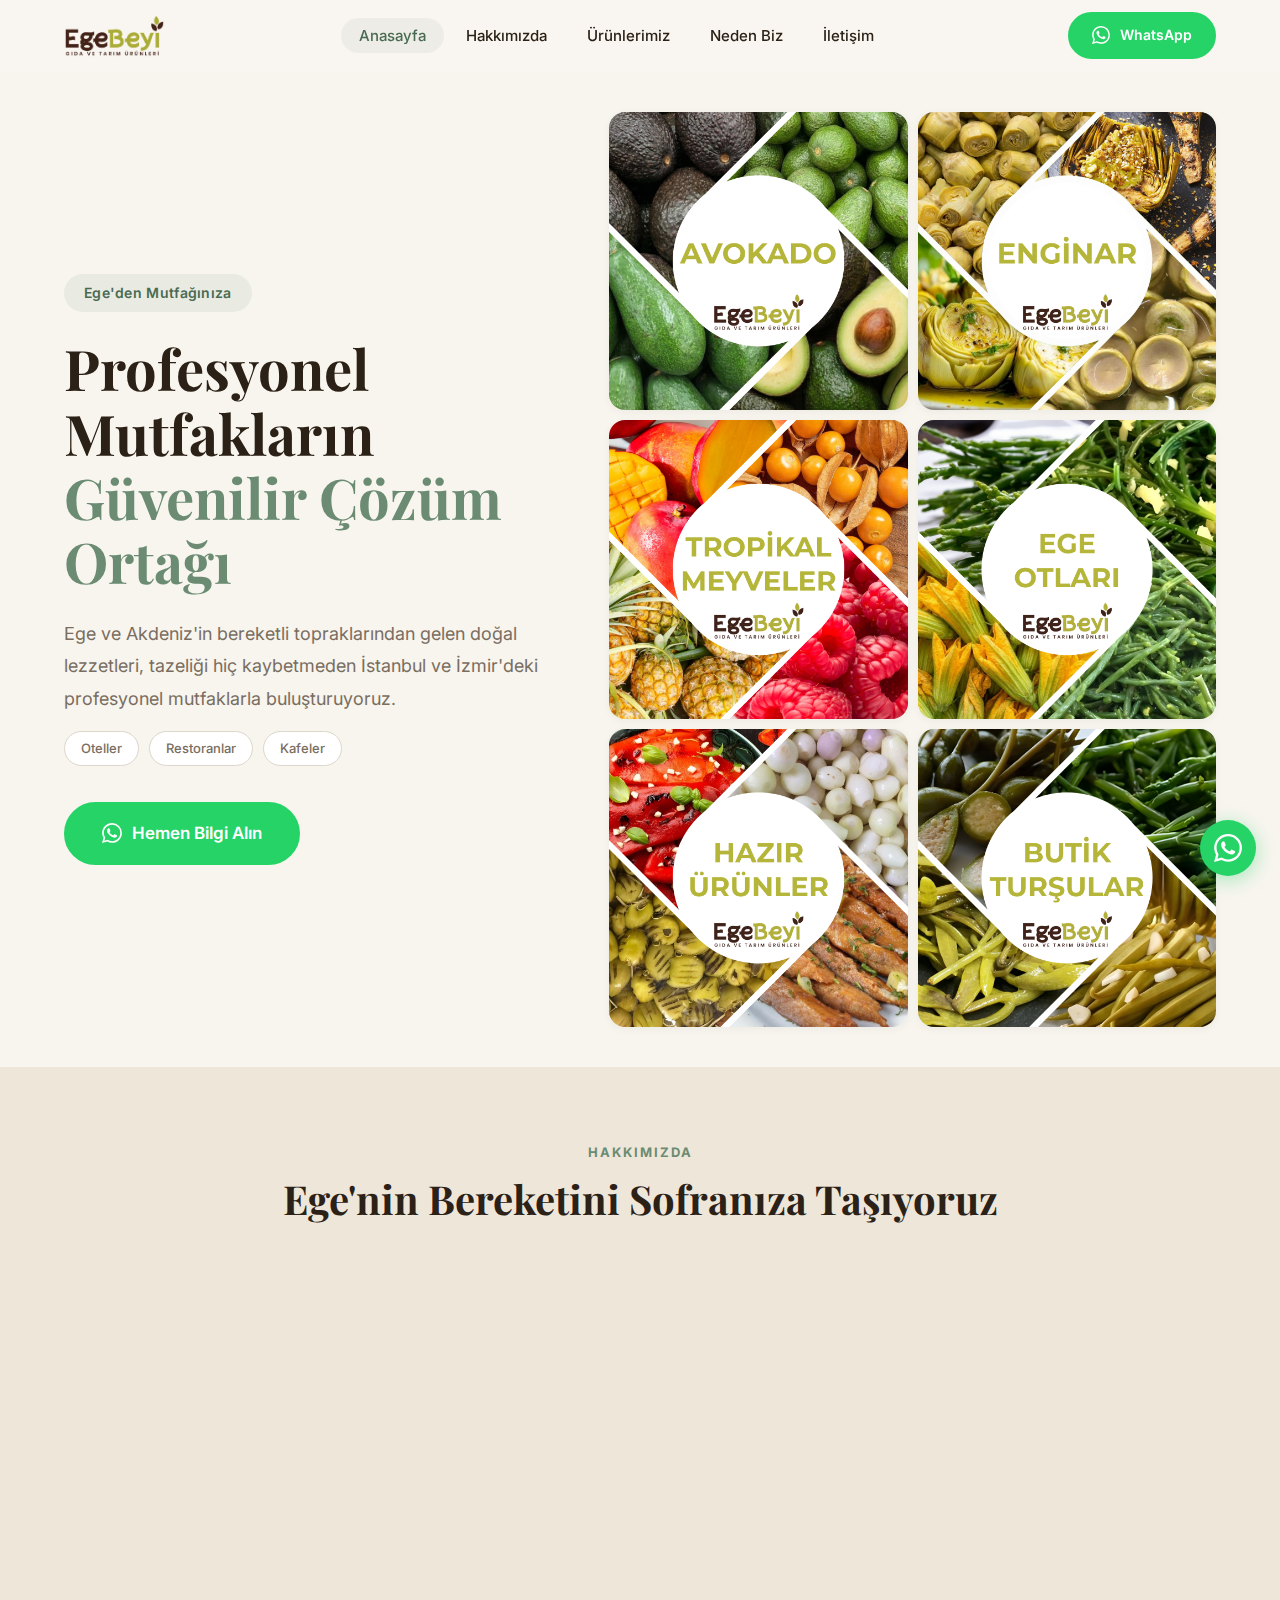
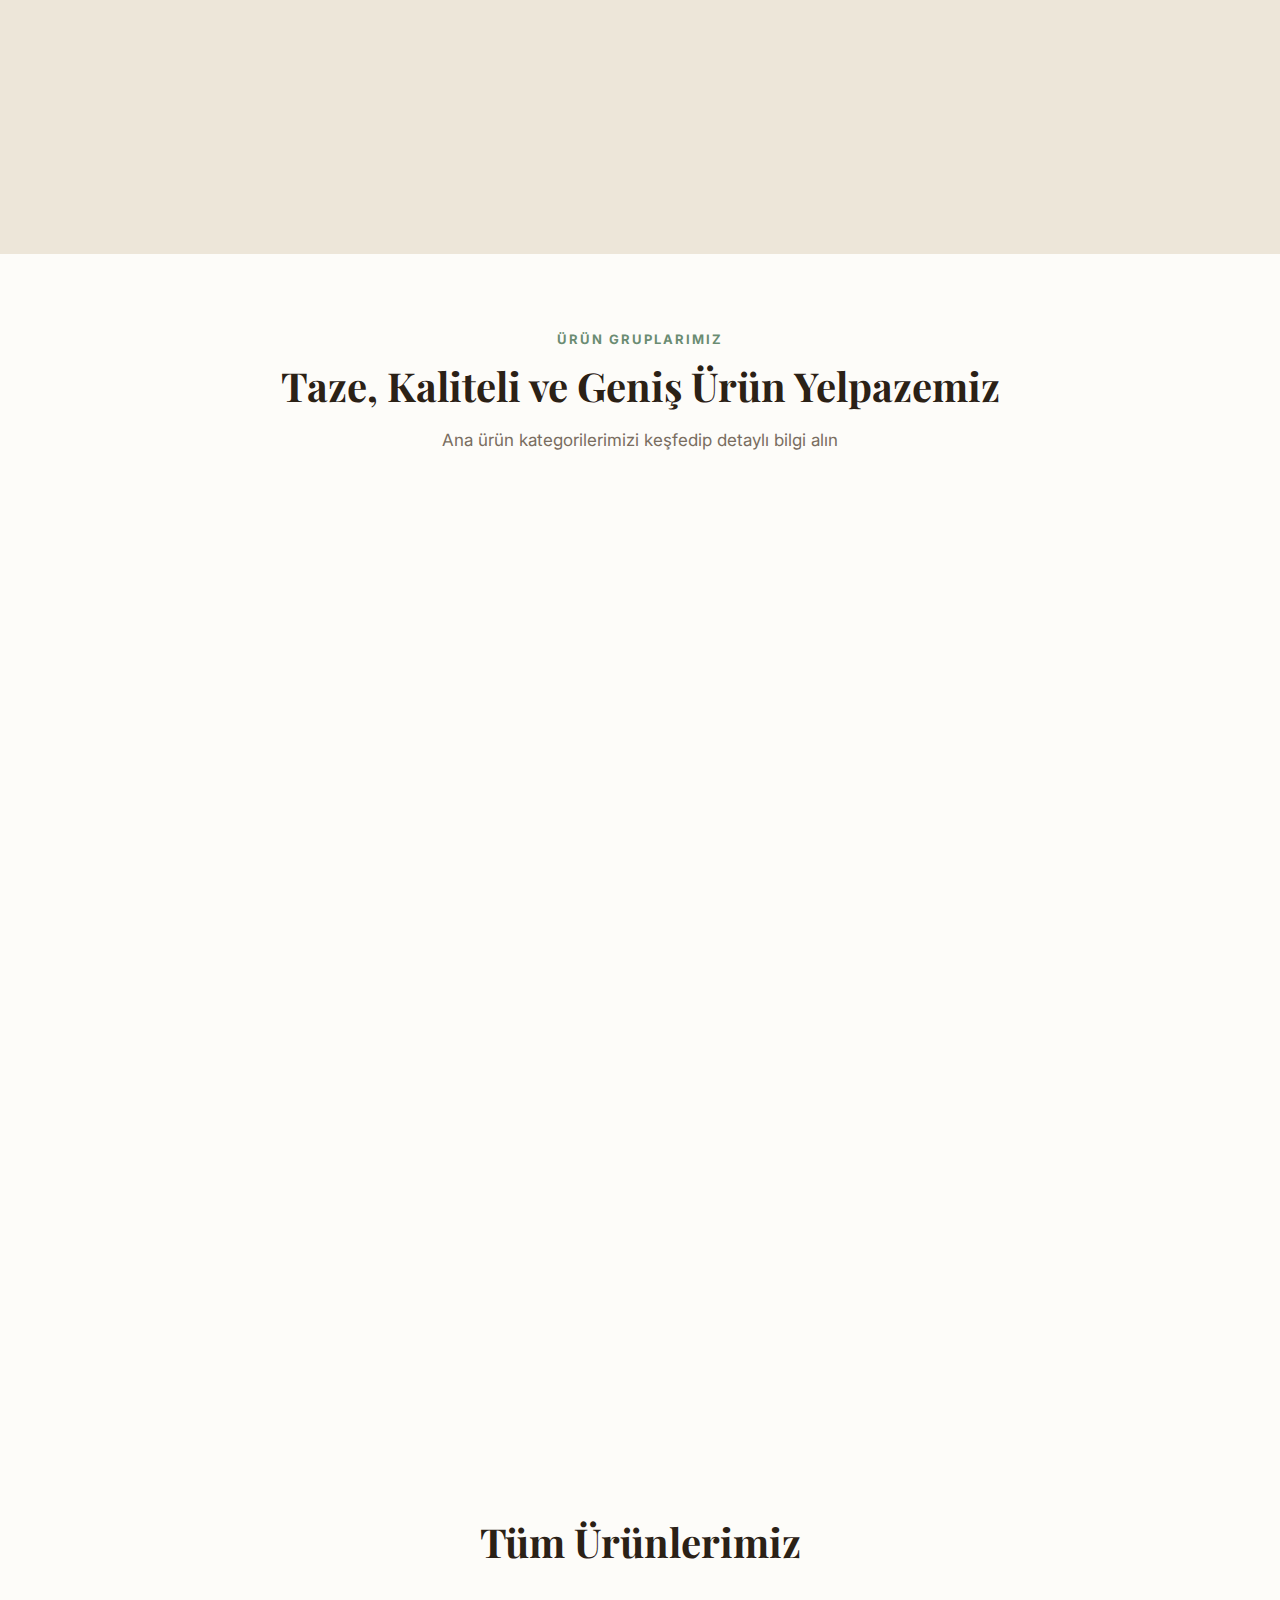
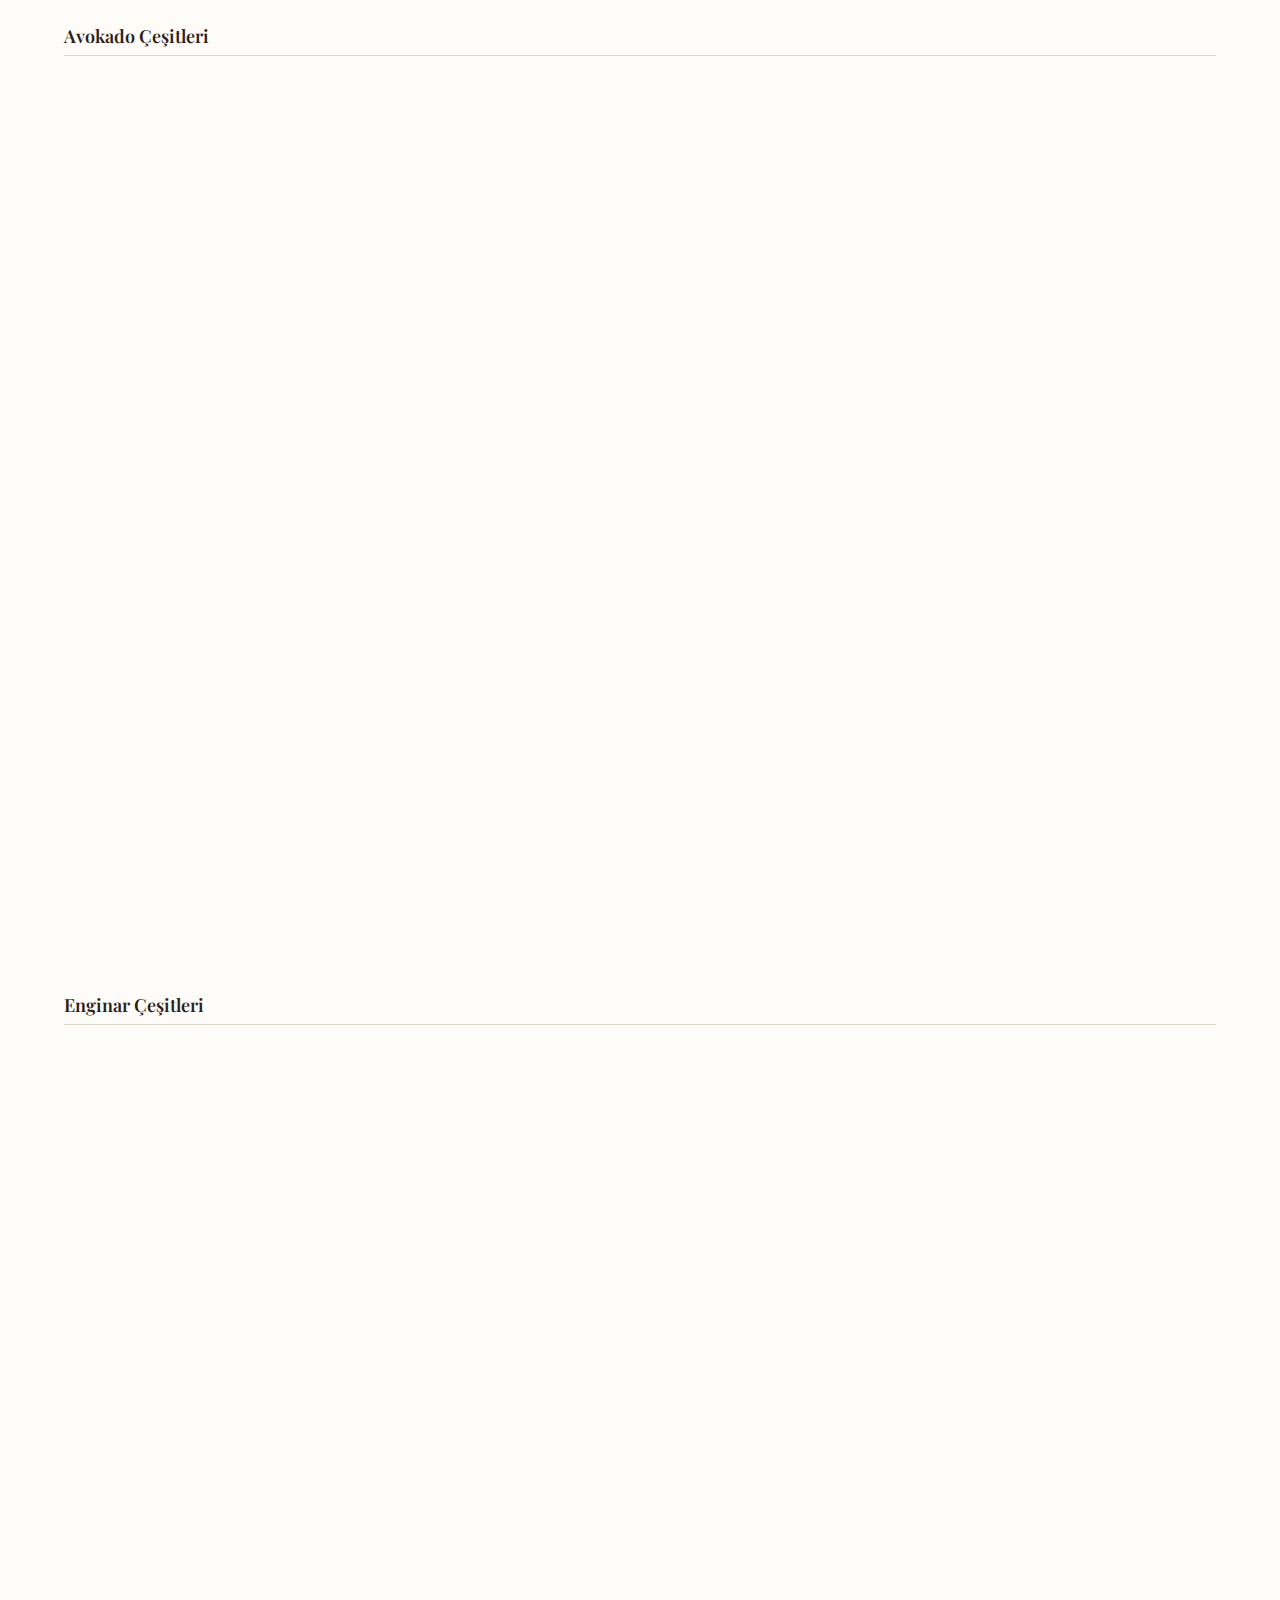
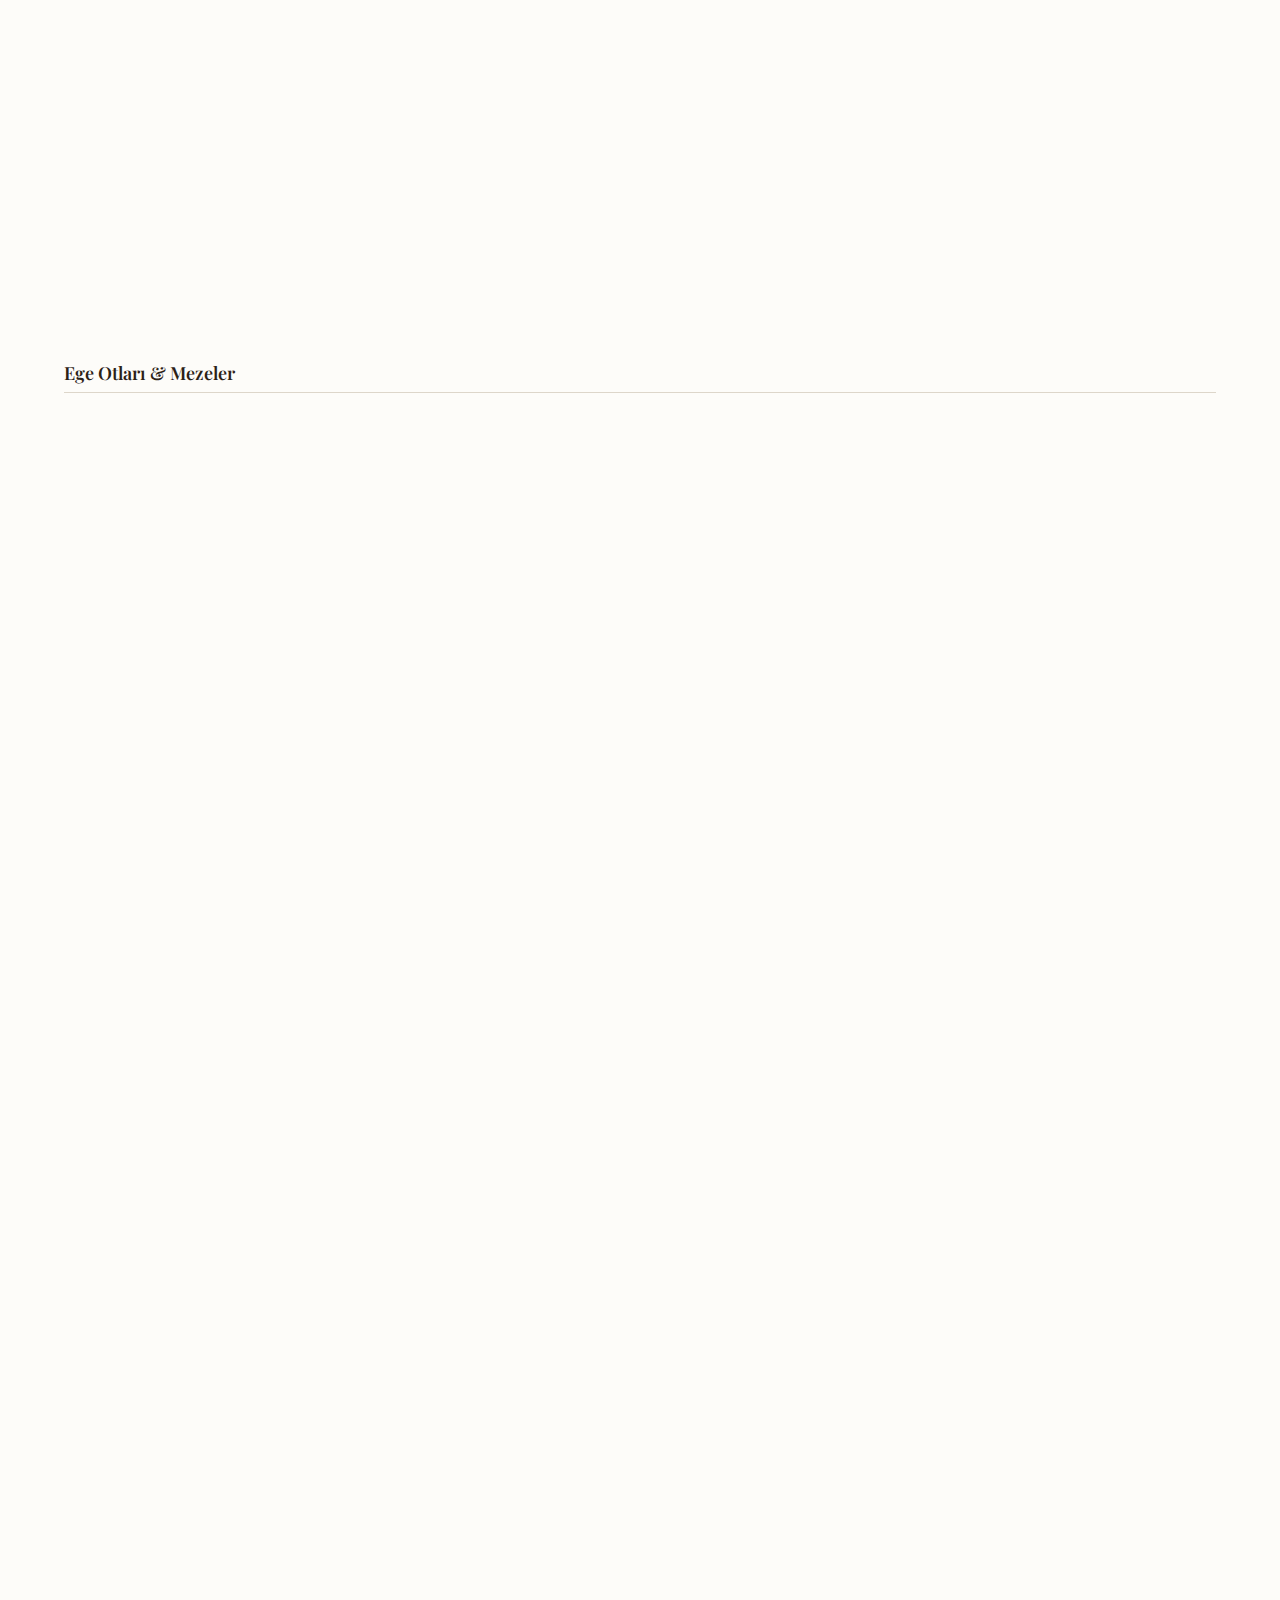
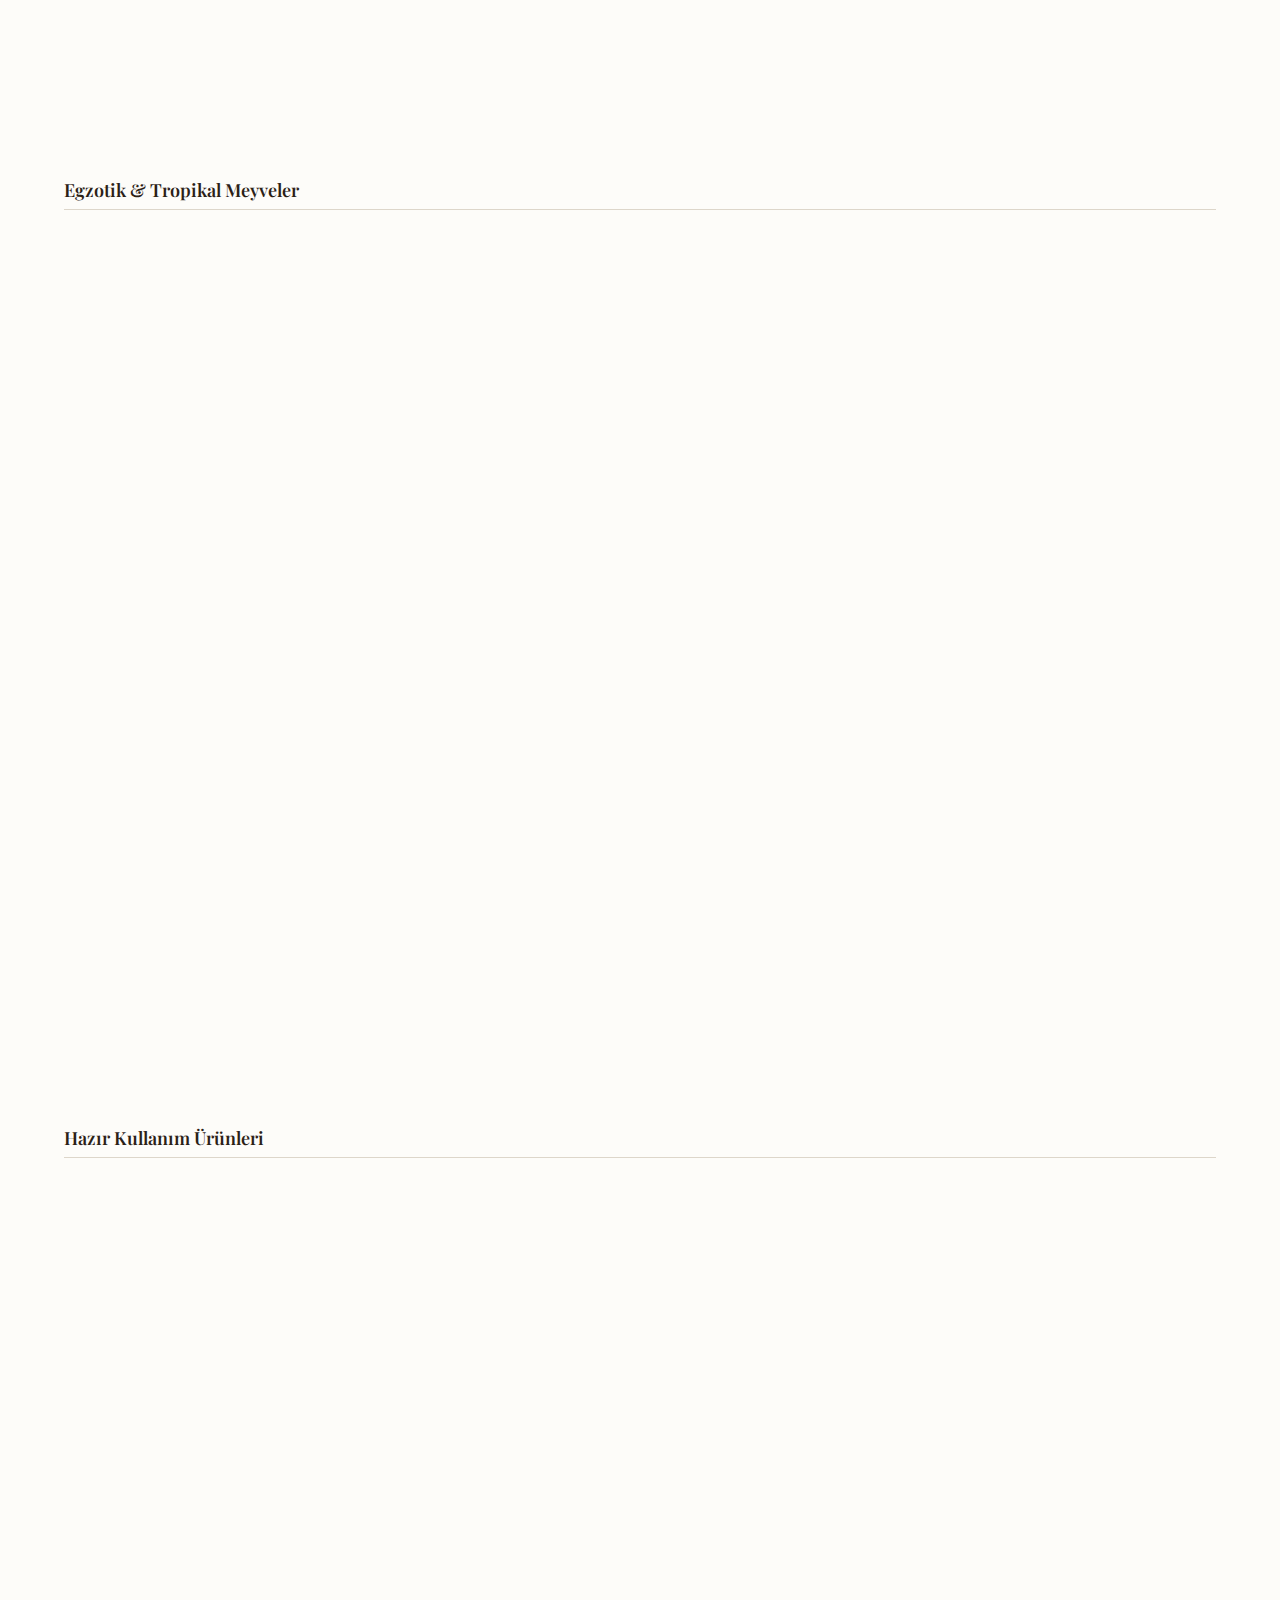
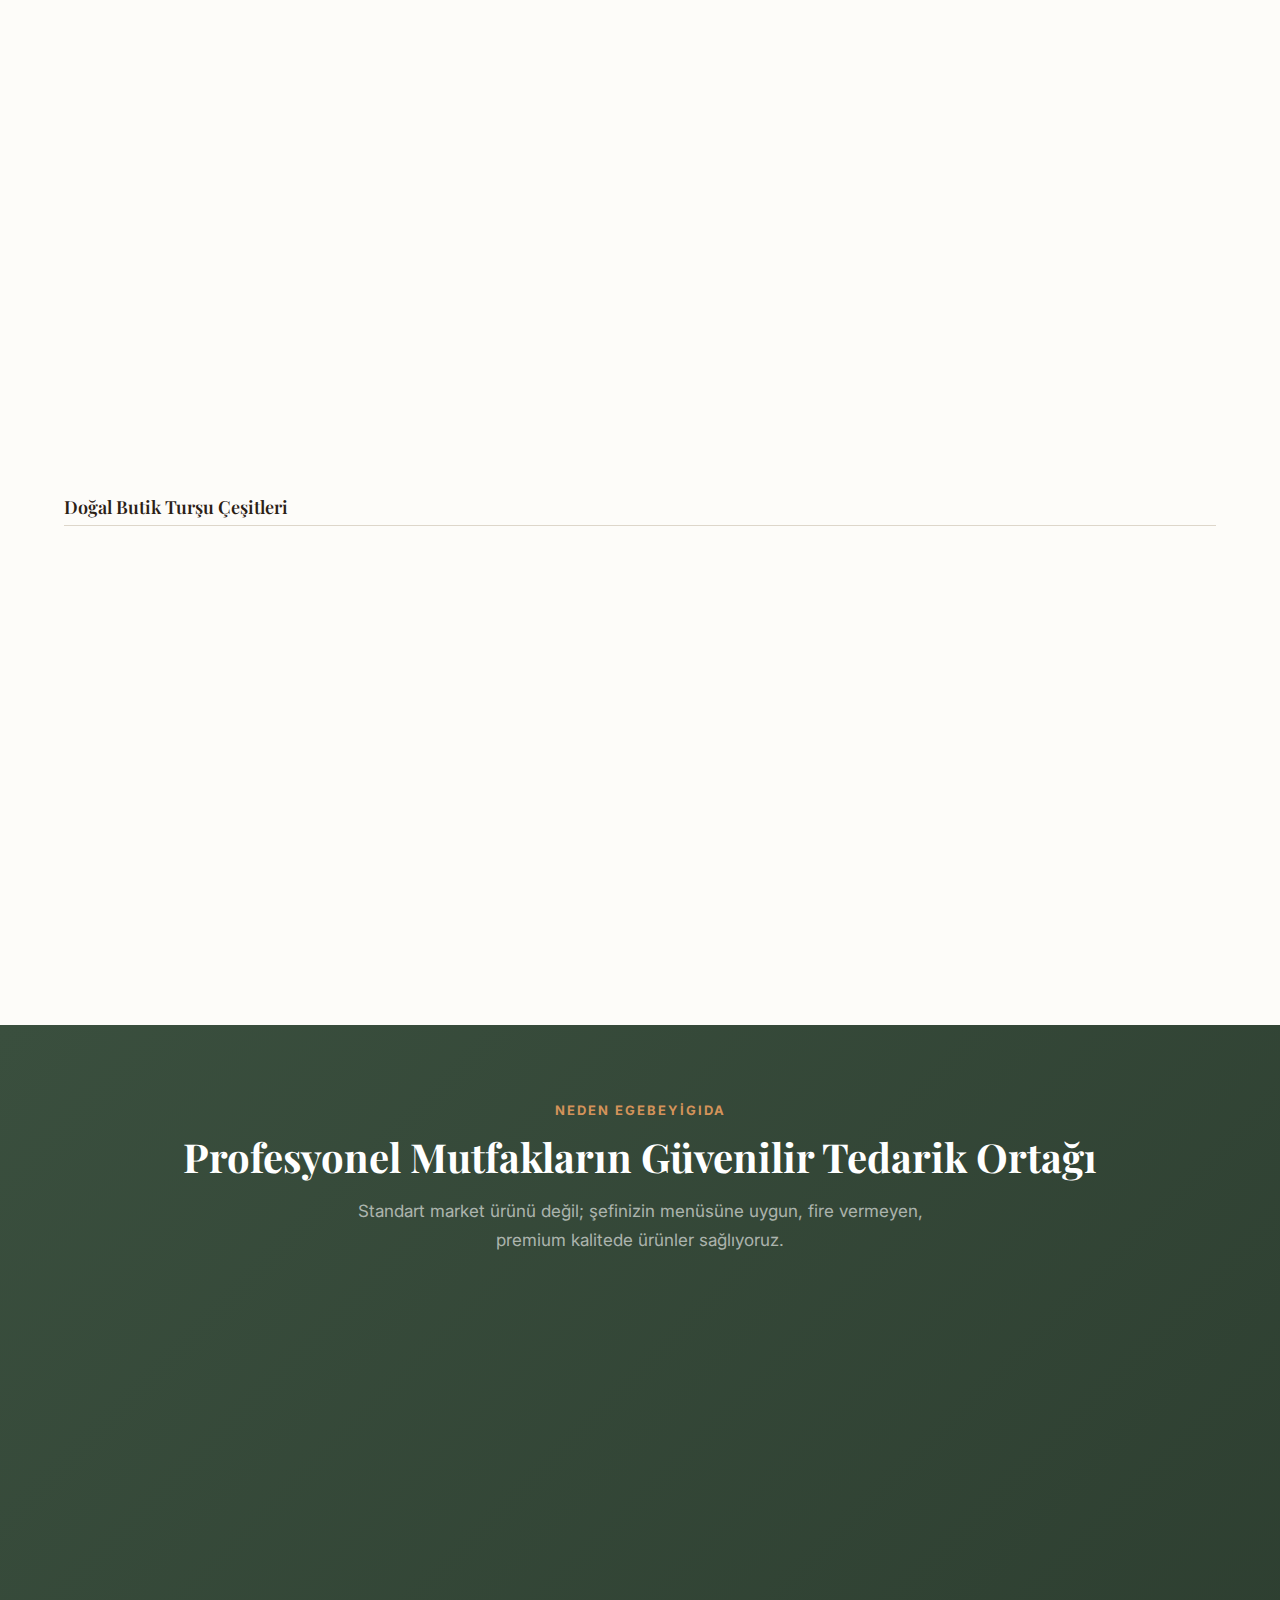
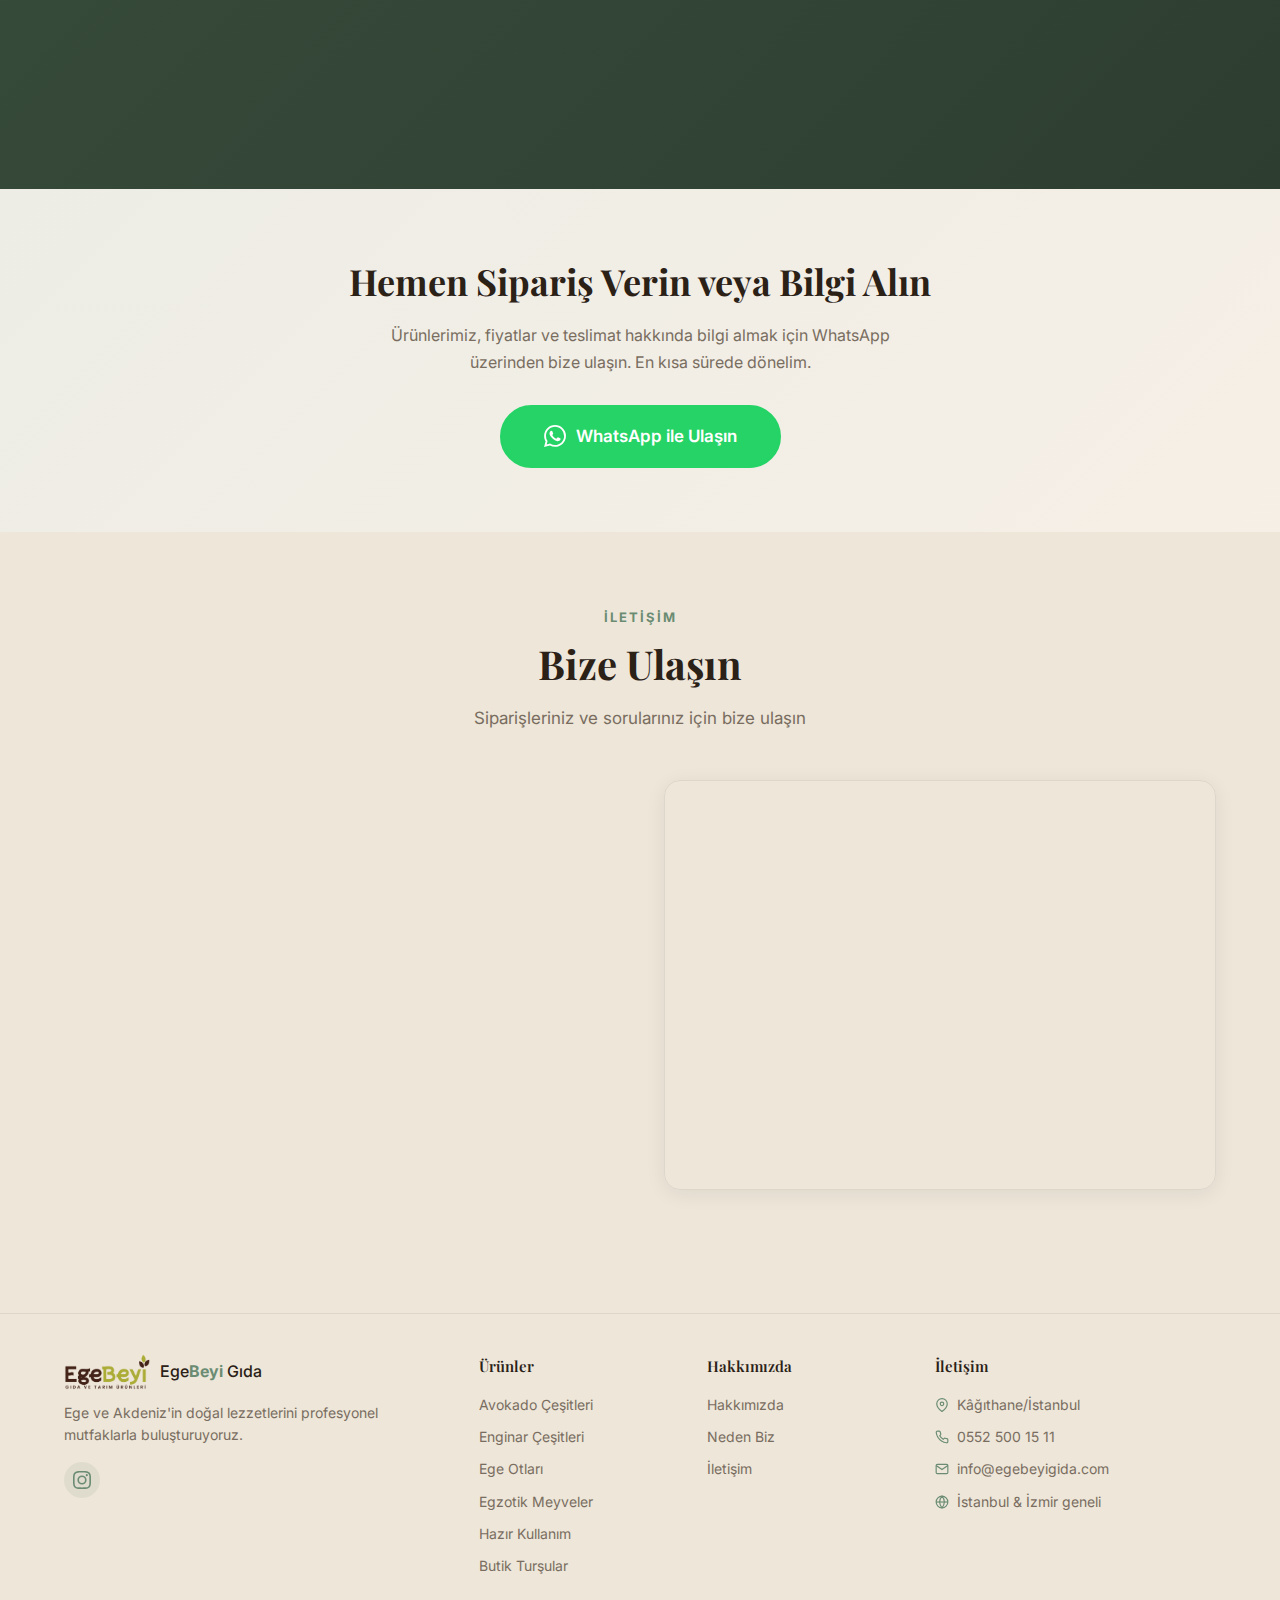
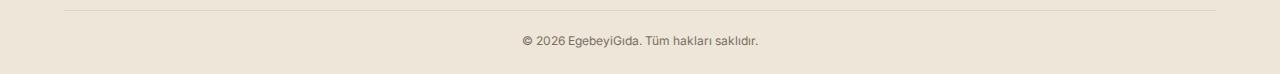
<file: index.html>
<!DOCTYPE html>
<html lang="tr" dir="ltr">
<head>
    <meta charset="UTF-8">
    <meta name="viewport" content="width=device-width, initial-scale=1.0">
    <meta http-equiv="X-UA-Compatible" content="ie=edge">

    <title>EgebeyiGıda | Toptan Avokado, Enginar & Ege Otları - İstanbul ve İzmir Tedarik</title>
    <meta name="description" content="İstanbul ve İzmir genelinde oteller, restoranlar, kafeler ve profesyonel mutfaklara toptan avokado, enginar kalbi, Ege otları, kabak çiçeği ve gurme meze tedarikcisi. Soğuk zincir güvencesiyle günlük teslimat.">
    <meta name="keywords" content="toptan avokado, enginar kalbi, Ege otları, kabak çiçeği, deniz börülcesi, restoran tedarik, İstanbul gıda tedarik, İzmir gıda tedarik, soğuk zincir, profesyonel mutfak, toptan gıda İstanbul, toptan gıda İzmir">
    <meta name="author" content="EgebeyiGıda">
    <meta name="robots" content="index, follow">
    <link rel="canonical" href="https://egebeyigida.com/">
    <meta name="geo.region" content="TR-34">
    <meta name="geo.placename" content="İstanbul, Kâğıthane">

    <meta property="og:title" content="EgebeyiGıda | Toptan Avokado, Enginar & Ege Otları Tedarik">
    <meta property="og:description" content="İstanbul ve İzmir genelinde profesyonel mutfaklara toptan taze avokado, enginar kalbi, Ege otları tedarikcisi. Soğuk zincir güvencesiyle günlük teslimat.">
    <meta property="og:type" content="website">
    <meta property="og:url" content="https://egebeyigida.com/">
    <meta property="og:image" content="https://egebeyigida.com/images/egebeyilogo.png">
    <meta property="og:locale" content="tr_TR">
    <meta property="og:site_name" content="EgebeyiGıda">

    <meta name="twitter:card" content="summary_large_image">
    <meta name="twitter:title" content="EgebeyiGıda | Toptan Avokado, Enginar & Ege Otları Tedarik">
    <meta name="twitter:description" content="İstanbul ve İzmir genelinde profesyonel mutfaklara toptan taze gıda tedarikcisi.">
    <meta name="twitter:image" content="https://egebeyigida.com/images/egebeyilogo.png">

    <link rel="alternate" hreflang="tr-TR" href="https://egebeyigida.com/">
    <link rel="icon" type="image/png" href="images/egebeyilogo.png">

    <link rel="preconnect" href="https://fonts.googleapis.com">
    <link rel="preconnect" href="https://fonts.gstatic.com" crossorigin>
    <link href="https://fonts.googleapis.com/css2?family=Inter:wght@300;400;500;600;700&family=Playfair+Display:wght@400;500;600;700&display=swap" rel="stylesheet">

    <link rel="stylesheet" href="styles.css">

    <script type="application/ld+json">
    {
        "@context": "https://schema.org",
        "@type": "LocalBusiness",
        "@id": "https://egebeyigida.com/#business",
        "name": "EgebeyiGıda",
        "alternateName": "Ege Beyi Gıda ve Tarım Ürünleri",
        "description": "İstanbul ve İzmir genelinde oteller, restoranlar ve profesyonel mutfaklara toptan avokado, enginar, Ege otları ve gurme meze tedarikcisi.",
        "url": "https://egebeyigida.com",
        "telephone": "+905525001511",
        "email": "info@egebeyigida.com",
        "image": "https://egebeyigida.com/images/egebeyilogo.png",
        "logo": "https://egebeyigida.com/images/egebeyilogo.png",
        "address": {
            "@type": "PostalAddress",
            "streetAddress": "Hürriyet Mh. İzzet Paşa Cd. No: 6-B",
            "addressLocality": "Kâğıthane",
            "addressRegion": "İstanbul",
            "addressCountry": "TR"
        },
        "geo": {
            "@type": "GeoCoordinates",
            "latitude": 41.0819,
            "longitude": 28.9742
        },
        "openingHoursSpecification": {
            "@type": "OpeningHoursSpecification",
            "dayOfWeek": ["Monday","Tuesday","Wednesday","Thursday","Friday","Saturday"],
            "opens": "06:00",
            "closes": "20:00"
        },
        "priceRange": "$$",
        "areaServed": [
            {"@type": "City", "name": "İstanbul"},
            {"@type": "City", "name": "İzmir"}
        ]
    }
    </script>
</head>
<body>

    <!-- HEADER -->
    <header class="header" id="header">
        <div class="container header__inner">
            <a href="#hero" class="header__logo">
                <img src="images/egebeyilogo.png" alt="EgebeyiGıda logo" height="42">
            </a>

            <nav class="nav" id="nav" aria-label="Ana menü">
                <ul class="nav__list">
                    <li><a href="#hero" class="nav__link active">Anasayfa</a></li>
                    <li><a href="#hakkimizda" class="nav__link">Hakkımızda</a></li>
                    <li><a href="#urunlerimiz" class="nav__link">Ürünlerimiz</a></li>
                    <li><a href="#neden-biz" class="nav__link">Neden Biz</a></li>
                    <li><a href="#iletisim" class="nav__link">İletişim</a></li>
                </ul>
            </nav>

            <a href="https://wa.me/905525001511?text=Merhaba%2C%20%C3%BCr%C3%BCnleriniz%20hakk%C4%B1nda%20bilgi%20almak%20istiyorum." class="btn btn--whatsapp header__cta" target="_blank" rel="noopener">
                <svg width="18" height="18" viewBox="0 0 24 24" fill="currentColor"><path d="M17.472 14.382c-.297-.149-1.758-.867-2.03-.967-.273-.099-.471-.148-.67.15-.197.297-.767.966-.94 1.164-.173.199-.347.223-.644.075-.297-.15-1.255-.463-2.39-1.475-.883-.788-1.48-1.761-1.653-2.059-.173-.297-.018-.458.13-.606.134-.133.298-.347.446-.52.149-.174.198-.298.298-.497.099-.198.05-.371-.025-.52-.075-.149-.669-1.612-.916-2.207-.242-.579-.487-.5-.669-.51-.173-.008-.371-.01-.57-.01-.198 0-.52.074-.792.372-.272.297-1.04 1.016-1.04 2.479 0 1.462 1.065 2.875 1.213 3.074.149.198 2.096 3.2 5.077 4.487.709.306 1.262.489 1.694.625.712.227 1.36.195 1.871.118.571-.085 1.758-.719 2.006-1.413.248-.694.248-1.289.173-1.413-.074-.124-.272-.198-.57-.347m-5.421 7.403h-.004a9.87 9.87 0 01-5.031-1.378l-.361-.214-3.741.982.998-3.648-.235-.374a9.86 9.86 0 01-1.51-5.26c.001-5.45 4.436-9.884 9.888-9.884 2.64 0 5.122 1.03 6.988 2.898a9.825 9.825 0 012.893 6.994c-.003 5.45-4.437 9.884-9.885 9.884m8.413-18.297A11.815 11.815 0 0012.05 0C5.495 0 .16 5.335.157 11.892c0 2.096.547 4.142 1.588 5.945L.057 24l6.305-1.654a11.882 11.882 0 005.683 1.448h.005c6.554 0 11.89-5.335 11.893-11.893a11.821 11.821 0 00-3.48-8.413z"/></svg>
                WhatsApp
            </a>

            <button class="hamburger" id="hamburger" aria-label="Menüyü aç/kapat" aria-expanded="false">
                <span class="hamburger__line"></span>
                <span class="hamburger__line"></span>
                <span class="hamburger__line"></span>
            </button>
        </div>
    </header>

    <main>
        <!-- HERO -->
        <section class="hero" id="hero">
            <div class="container">
                <div class="hero__grid">
                    <div class="hero__content">
                        <div class="hero__badge">Ege'den Mutfağınıza</div>
                        <h1 class="hero__title">Profesyonel Mutfakların <span>Güvenilir Çözüm Ortağı</span></h1>
                        <p class="hero__desc">Ege ve Akdeniz'in bereketli topraklarından gelen doğal lezzetleri, tazeliği hiç kaybetmeden İstanbul ve İzmir'deki profesyonel mutfaklarla buluşturuyoruz.</p>
                        <div class="hero__tags">
                            <span class="hero__tag">Oteller</span>
                            <span class="hero__tag">Restoranlar</span>
                            <span class="hero__tag">Kafeler</span>
                        </div>
                        <div class="hero__cta-group">
                            <a href="https://wa.me/905525001511?text=Merhaba%2C%20%C3%BCr%C3%BCnleriniz%20hakk%C4%B1nda%20bilgi%20almak%20istiyorum." class="btn btn--whatsapp btn--lg" target="_blank" rel="noopener">
                                <svg width="20" height="20" viewBox="0 0 24 24" fill="currentColor"><path d="M17.472 14.382c-.297-.149-1.758-.867-2.03-.967-.273-.099-.471-.148-.67.15-.197.297-.767.966-.94 1.164-.173.199-.347.223-.644.075-.297-.15-1.255-.463-2.39-1.475-.883-.788-1.48-1.761-1.653-2.059-.173-.297-.018-.458.13-.606.134-.133.298-.347.446-.52.149-.174.198-.298.298-.497.099-.198.05-.371-.025-.52-.075-.149-.669-1.612-.916-2.207-.242-.579-.487-.5-.669-.51-.173-.008-.371-.01-.57-.01-.198 0-.52.074-.792.372-.272.297-1.04 1.016-1.04 2.479 0 1.462 1.065 2.875 1.213 3.074.149.198 2.096 3.2 5.077 4.487.709.306 1.262.489 1.694.625.712.227 1.36.195 1.871.118.571-.085 1.758-.719 2.006-1.413.248-.694.248-1.289.173-1.413-.074-.124-.272-.198-.57-.347m-5.421 7.403h-.004a9.87 9.87 0 01-5.031-1.378l-.361-.214-3.741.982.998-3.648-.235-.374a9.86 9.86 0 01-1.51-5.26c.001-5.45 4.436-9.884 9.888-9.884 2.64 0 5.122 1.03 6.988 2.898a9.825 9.825 0 012.893 6.994c-.003 5.45-4.437 9.884-9.885 9.884m8.413-18.297A11.815 11.815 0 0012.05 0C5.495 0 .16 5.335.157 11.892c0 2.096.547 4.142 1.588 5.945L.057 24l6.305-1.654a11.882 11.882 0 005.683 1.448h.005c6.554 0 11.89-5.335 11.893-11.893a11.821 11.821 0 00-3.48-8.413z"/></svg>
                                Hemen Bilgi Alın
                            </a>
                        </div>
                    </div>
                    <div class="hero__visual">
                        <a href="urunler/avokado.html" class="hero__img">
                            <img src="images/Kapak%20Foto%C4%9Fraflar%C4%B1/Avokado.png" alt="Avokado çeşitleri" width="400" height="400">
                        </a>
                        <a href="urunler/enginar.html" class="hero__img">
                            <img src="images/Kapak%20Foto%C4%9Fraflar%C4%B1/Enginar.png" alt="Enginar çeşitleri" width="400" height="400">
                        </a>
                        <a href="urunler/egzotik-meyveler.html" class="hero__img">
                            <img src="images/Kapak%20Foto%C4%9Fraflar%C4%B1/Tropikal%20Meyveler.png" alt="Tropikal meyveler" width="400" height="400">
                        </a>
                        <a href="urunler/ege-otlari.html" class="hero__img">
                            <img src="images/Kapak%20Foto%C4%9Fraflar%C4%B1/Ege%20Otlar%C4%B1.png" alt="Ege otları" width="400" height="400">
                        </a>
                        <a href="urunler/hazir-kullanim.html" class="hero__img">
                            <img src="images/Kapak%20Foto%C4%9Fraflar%C4%B1/Haz%C4%B1r%20Kullan%C4%B1m%20%C3%9Cr%C3%BCnleri.png" alt="Hazır kullanım ürünleri" width="400" height="400">
                        </a>
                        <a href="urunler/tursu.html" class="hero__img">
                            <img src="images/Kapak%20Foto%C4%9Fraflar%C4%B1/Butik%20Tur%C5%9Fular.png" alt="Butik turşular" width="400" height="400">
                        </a>
                    </div>
                </div>
            </div>
        </section>

        <!-- HAKKIMIZDA -->
        <section class="section section--alt" id="hakkimizda">
            <div class="container">
                <div class="section__header">
                    <div class="section__eyebrow">Hakkımızda</div>
                    <h2 class="section__title">Ege'nin Bereketini Sofranıza Taşıyoruz</h2>
                </div>
                <div class="about">
                    <div class="about__content">
                        <p class="about__text">
                            <strong>Egebeyi Gıda</strong> olarak, Ege ve Akdeniz'in bereketli topraklarından gelen doğal lezzetleri tazeliği hiç kaybetmeden <strong>profesyonel mutfaklar</strong>la buluşturuyoruz.
                        </p>
                        <p class="about__text">
                            İstanbul ve İzmir genelinde <strong>oteller, restoranlar, kafeler</strong> ve catering firmalarının güvenilir çözüm ortağıyız.
                        </p>
                        <p class="about__text">
                            6 farklı avokado çeşidinden saplı enginar kalbine, kabak çiçeğinden deniz börülcesine, egzotik meyvelerden butik turşulara kadar geniş ürün yelpazemizi soğuk zincir güvencesiyle her gün kapınıza teslim ediyoruz.
                        </p>
                        <div class="about__highlights">
                            <div class="highlight">
                                <div class="highlight__icon"><svg width="24" height="24" viewBox="0 0 24 24" fill="none" stroke="currentColor" stroke-width="2" stroke-linecap="round" stroke-linejoin="round"><path d="M3 21h18"/><path d="M5 21V7l8-4v18"/><path d="M19 21V11l-6-4"/><path d="M9 9h1"/><path d="M9 13h1"/><path d="M9 17h1"/></svg></div>
                                <div>
                                    <div class="highlight__text">Profesyonel Mutfaklar</div>
                                    <div class="highlight__sub">Otel, restoran, kafe</div>
                                </div>
                            </div>
                            <div class="highlight">
                                <div class="highlight__icon"><svg width="24" height="24" viewBox="0 0 24 24" fill="none" stroke="currentColor" stroke-width="2" stroke-linecap="round" stroke-linejoin="round"><path d="M12 2a5 5 0 0 0-5 5v3H5a1 1 0 0 0-1 1v9a1 1 0 0 0 1 1h14a1 1 0 0 0 1-1v-9a1 1 0 0 0-1-1h-2V7a5 5 0 0 0-5-5z"/><line x1="8" y1="2" x2="8" y2="5"/><line x1="16" y1="2" x2="16" y2="5"/><path d="M12 16v-3"/></svg></div>
                                <div>
                                    <div class="highlight__text">Soğuk Zincir</div>
                                    <div class="highlight__sub">+4&deg;C / -18&deg;C</div>
                                </div>
                            </div>
                            <div class="highlight">
                                <div class="highlight__icon"><svg width="24" height="24" viewBox="0 0 24 24" fill="none" stroke="currentColor" stroke-width="2" stroke-linecap="round" stroke-linejoin="round"><rect x="1" y="3" width="15" height="13" rx="2"/><polygon points="16 8 20 8 23 11 23 16 16 16 16 8"/><circle cx="5.5" cy="18.5" r="2.5"/><circle cx="18.5" cy="18.5" r="2.5"/></svg></div>
                                <div>
                                    <div class="highlight__text">Günlük Teslimat</div>
                                    <div class="highlight__sub">İstanbul & İzmir</div>
                                </div>
                            </div>
                            <div class="highlight">
                                <div class="highlight__icon"><svg width="24" height="24" viewBox="0 0 24 24" fill="none" stroke="currentColor" stroke-width="2" stroke-linecap="round" stroke-linejoin="round"><path d="M12 22s8-4 8-10V5l-8-3-8 3v7c0 6 8 10 8 10z"/><path d="M9 12l2 2 4-4"/></svg></div>
                                <div>
                                    <div class="highlight__text">Premium Kalite</div>
                                    <div class="highlight__sub">Sürekli kontrol</div>
                                </div>
                            </div>
                        </div>
                    </div>
                    <div class="about__image">
                        <img src="images/avokado-agaci3.jpeg" alt="EgebeyiGıda avokado bahçesi - taze avokado ağaçları İstanbul İzmir tedarik" loading="lazy" width="600" height="560">
                    </div>
                </div>
            </div>
        </section>

        <!-- ÜRÜN KATEGORİLERİ -->
        <section class="section section--white" id="urunlerimiz">
            <div class="container">
                <div class="section__header">
                    <div class="section__eyebrow">Ürün Gruplarımız</div>
                    <h2 class="section__title">Taze, Kaliteli ve Geniş Ürün Yelpazemiz</h2>
                    <p class="section__subtitle">Ana ürün kategorilerimizi keşfedip detaylı bilgi alın</p>
                </div>

                <div class="categories">
                    <a href="urunler/avokado.html" class="category-card">
                        <div class="category-card__image">
                            <img src="images/Kapak%20Foto%C4%9Fraflar%C4%B1/Avokado.png" alt="Avokado çeşitleri" loading="lazy" width="600" height="600">
                        </div>
                        <div class="category-card__info">
                            <h3 class="category-card__title">Avokado Çeşitleri</h3>
                            <span class="category-card__count">Yerli & İthal Avokado</span>
                        </div>
                    </a>
                    <a href="urunler/enginar.html" class="category-card">
                        <div class="category-card__image">
                            <img src="images/Kapak%20Foto%C4%9Fraflar%C4%B1/Enginar.png" alt="Enginar çeşitleri" loading="lazy" width="600" height="600">
                        </div>
                        <div class="category-card__info">
                            <h3 class="category-card__title">Enginar Çeşitleri</h3>
                            <span class="category-card__count">Roma Tipi, Saplı, Baby, Çanak, Izgara</span>
                        </div>
                    </a>
                    <a href="urunler/ege-otlari.html" class="category-card">
                        <div class="category-card__image">
                            <img src="images/Kapak%20Foto%C4%9Fraflar%C4%B1/Ege%20Otlar%C4%B1.png" alt="Ege otları ve mezeler" loading="lazy" width="600" height="600">
                        </div>
                        <div class="category-card__info">
                            <h3 class="category-card__title">Ege Otları & Mezeler</h3>
                            <span class="category-card__count">Kabak Çiçeği, Deniz Börülcesi, Radika</span>
                        </div>
                    </a>
                    <a href="urunler/egzotik-meyveler.html" class="category-card">
                        <div class="category-card__image">
                            <img src="images/Kapak%20Foto%C4%9Fraflar%C4%B1/Tropikal%20Meyveler.png" alt="Egzotik ve tropikal meyveler" loading="lazy" width="600" height="600">
                        </div>
                        <div class="category-card__info">
                            <h3 class="category-card__title">Egzotik & Tropikal Meyveler</h3>
                            <span class="category-card__count">Mango, Ahududu, Lime, Kuşkonmaz</span>
                        </div>
                    </a>
                    <a href="urunler/hazir-kullanim.html" class="category-card">
                        <div class="category-card__image">
                            <img src="images/Kapak%20Foto%C4%9Fraflar%C4%B1/Haz%C4%B1r%20Kullan%C4%B1m%20%C3%9Cr%C3%BCnleri.png" alt="Hazır kullanım ürünleri" loading="lazy" width="600" height="600">
                        </div>
                        <div class="category-card__info">
                            <h3 class="category-card__title">Hazır Kullanım Ürünleri</h3>
                            <span class="category-card__count">Dolgulu Biber, Marine, Soyulmuş Sebze</span>
                        </div>
                    </a>
                    <a href="urunler/tursu.html" class="category-card">
                        <div class="category-card__image">
                            <img src="images/Kapak%20Foto%C4%9Fraflar%C4%B1/Butik%20Tur%C5%9Fular.png" alt="Butik turşu çeşitleri" loading="lazy" width="600" height="600">
                        </div>
                        <div class="category-card__info">
                            <h3 class="category-card__title">Doğal Butik Turşular</h3>
                            <span class="category-card__count">Çağla, Erik, Kapari, Kornişon</span>
                        </div>
                    </a>
                </div>

                <!-- Tüm ürünler grid -->
                <div class="section__header" style="margin-top: 80px;">
                    <h2 class="section__title">Tüm Ürünlerimiz</h2>
                </div>

                <div class="products-grid" id="products-grid">

                    <div class="products-grid__category-label">Avokado Çeşitleri</div>
                    <a href="urunler/avokado.html" class="product-card" id="avokado">
                        <div class="product-card__image">
                            <img src="images/avokado.jpeg" alt="Taze avokado Hass Fuerte - İstanbul İzmir toptan avokado" loading="lazy" width="400" height="400">
                            <span class="product-card__badge">Ana Ürün</span>
                        </div>
                        <div class="product-card__body">
                            <h3 class="product-card__title">Hass Avokado</h3>
                            <p class="product-card__desc">Koyu yeşil kabuklu, kremsi dokulu ithal Hass avokado. Guacamole ve salata için ideal.</p>
                            <span class="product-card__arrow">Detaylı Bilgi &rarr;</span>
                        </div>
                    </a>

                    <a href="urunler/avokado.html" class="product-card">
                        <div class="product-card__image">
                            <img src="images/yerli-avokado.jpeg" alt="Yerli olgun avokado" loading="lazy" width="400" height="400">
                        </div>
                        <div class="product-card__body">
                            <h3 class="product-card__title">Yerli Olgun Avokado</h3>
                            <p class="product-card__desc">Türkiye'de yetişen, olgunlaşmış taze avokado. Hemen tüketime hazır.</p>
                            <span class="product-card__arrow">Detaylı Bilgi &rarr;</span>
                        </div>
                    </a>

                    <a href="urunler/avokado.html" class="product-card">
                        <div class="product-card__image">
                            <img src="images/avokado-fuerte.jpeg" alt="Avokado Fuerte çeşidi" loading="lazy" width="400" height="400">
                        </div>
                        <div class="product-card__body">
                            <h3 class="product-card__title">Fuerte Avokado</h3>
                            <p class="product-card__desc">Parlak yeşil kabuklu, hafif tatlı Fuerte çeşidi. Profesyonel mutfaklar için.</p>
                            <span class="product-card__arrow">Detaylı Bilgi &rarr;</span>
                        </div>
                    </a>

                    <a href="urunler/avokado.html" class="product-card">
                        <div class="product-card__image product-card__image--placeholder" data-placeholder="true" data-product-name="Pinkerton Avokado"></div>
                        <div class="product-card__body">
                            <h3 class="product-card__title">Pinkerton Avokado</h3>
                            <p class="product-card__desc">Uzun armut şekilli, küçük çekirdekli avokado. Taşımaya dayanıklı.</p>
                            <span class="product-card__arrow">Detaylı Bilgi &rarr;</span>
                        </div>
                    </a>

                    <a href="urunler/avokado.html" class="product-card">
                        <div class="product-card__image product-card__image--placeholder" data-placeholder="true" data-product-name="Clifton / Zutano"></div>
                        <div class="product-card__body">
                            <h3 class="product-card__title">Clifton / Zutano Avokado</h3>
                            <p class="product-card__desc">Açık yeşil kabuklu, hafif sulu ve taze lezzetli avokado çeşitleri.</p>
                            <span class="product-card__arrow">Detaylı Bilgi &rarr;</span>
                        </div>
                    </a>

                    <a href="urunler/avokado.html" class="product-card">
                        <div class="product-card__image product-card__image--placeholder" data-placeholder="true" data-product-name="Ettinger Avokado"></div>
                        <div class="product-card__body">
                            <h3 class="product-card__title">Ettinger Avokado</h3>
                            <p class="product-card__desc">İnce kabuklu, açık yeşil renkli, hafif ve sulu avokado çeşidi.</p>
                            <span class="product-card__arrow">Detaylı Bilgi &rarr;</span>
                        </div>
                    </a>

                    <div class="products-grid__category-label">Enginar Çeşitleri</div>
                    <a href="urunler/enginar.html" class="product-card" id="enginar">
                        <div class="product-card__image">
                            <img src="images/enginar-kalbi-izgara.jpeg" alt="Izgara enginar kalbi toptan İstanbul İzmir" loading="lazy" width="400" height="400">
                            <span class="product-card__badge">Popüler</span>
                        </div>
                        <div class="product-card__body">
                            <h3 class="product-card__title">Roma Tipi Saplı Enginar Kalbi</h3>
                            <p class="product-card__desc">Zeytinyağında marine edilmiş, profesyonel mutfaklar için hazır kullanım.</p>
                            <span class="product-card__arrow">Detaylı Bilgi &rarr;</span>
                        </div>
                    </a>

                    <a href="urunler/enginar.html" class="product-card">
                        <div class="product-card__image">
                            <img src="images/ristoris-enginar.jpeg" alt="Ristoris saplı enginar kalbi 2900gr" loading="lazy" width="400" height="400">
                        </div>
                        <div class="product-card__body">
                            <h3 class="product-card__title">Ristoris Saplı Enginar</h3>
                            <p class="product-card__desc">Roma tipi yağda saplı enginar kalbi (28-30 adet) 2900gr. İthal premium.</p>
                            <span class="product-card__arrow">Detaylı Bilgi &rarr;</span>
                        </div>
                    </a>

                    <a href="urunler/enginar.html" class="product-card">
                        <div class="product-card__image">
                            <img src="images/alessia-enginar.jpeg" alt="Alessia enginar kalbi 720gr" loading="lazy" width="400" height="400">
                        </div>
                        <div class="product-card__body">
                            <h3 class="product-card__title">Alessia Enginar Kalbi</h3>
                            <p class="product-card__desc">Konserve enginar kalbi (12/16 adet) 720gr. Pratik kullanım.</p>
                            <span class="product-card__arrow">Detaylı Bilgi &rarr;</span>
                        </div>
                    </a>

                    <a href="urunler/enginar.html" class="product-card">
                        <div class="product-card__image product-card__image--placeholder" data-placeholder="true" data-product-name="İthal Izgara Enginar"></div>
                        <div class="product-card__body">
                            <h3 class="product-card__title">İthal Izgara Enginar</h3>
                            <p class="product-card__desc">İthal, ızgaraya hazır marine edilmiş enginar. Profesyonel mutfaklar için.</p>
                            <span class="product-card__arrow">Detaylı Bilgi &rarr;</span>
                        </div>
                    </a>

                    <a href="urunler/enginar.html" class="product-card">
                        <div class="product-card__image product-card__image--placeholder" data-placeholder="true" data-product-name="Yerli Izgara Enginar"></div>
                        <div class="product-card__body">
                            <h3 class="product-card__title">Yerli Izgara Enginar</h3>
                            <p class="product-card__desc">Yerli üretim ızgara enginar. Doğal lezzet, zeytinyağlı yemekler için ideal.</p>
                            <span class="product-card__arrow">Detaylı Bilgi &rarr;</span>
                        </div>
                    </a>

                    <div class="products-grid__category-label">Ege Otları & Mezeler</div>
                    <a href="urunler/ege-otlari.html" class="product-card" id="ege-otlari">
                        <div class="product-card__image">
                            <img src="images/kabak-cicegi.jpeg" alt="Taze kabak çiçeği toptan İstanbul İzmir" loading="lazy" width="400" height="400">
                        </div>
                        <div class="product-card__body">
                            <h3 class="product-card__title">Kabak Çiçeği</h3>
                            <p class="product-card__desc">Taze kabak çiçeği. Dolguluk, kızartmalık. Ege'den günlük taze tedarik.</p>
                            <span class="product-card__arrow">Detaylı Bilgi &rarr;</span>
                        </div>
                    </a>

                    <a href="urunler/ege-otlari.html" class="product-card" id="deniz-borulcesi">
                        <div class="product-card__image">
                            <img src="images/deniz-borulcesi.jpeg" alt="Taze deniz börülcesi toptan" loading="lazy" width="400" height="400">
                        </div>
                        <div class="product-card__body">
                            <h3 class="product-card__title">Deniz Börülcesi</h3>
                            <p class="product-card__desc">Taze deniz börülcesi. Temizlenmiş, kullanıma hazır. Salata ve meze için ideal.</p>
                            <span class="product-card__arrow">Detaylı Bilgi &rarr;</span>
                        </div>
                    </a>

                    <a href="urunler/ege-otlari.html" class="product-card">
                        <div class="product-card__image">
                            <img src="images/cibes-otu.jpeg" alt="Taze cibes otu - Ege otları" loading="lazy" width="400" height="400">
                        </div>
                        <div class="product-card__body">
                            <h3 class="product-card__title">Cibes Otu</h3>
                            <p class="product-card__desc">Ege mutfağının vazgeçilmez otlarından. Toptan taze tedarik.</p>
                            <span class="product-card__arrow">Detaylı Bilgi &rarr;</span>
                        </div>
                    </a>

                    <a href="urunler/ege-otlari.html" class="product-card">
                        <div class="product-card__image product-card__image--placeholder" data-placeholder="true" data-product-name="Şevketi Bostan"></div>
                        <div class="product-card__body">
                            <h3 class="product-card__title">Şevketi Bostan</h3>
                            <p class="product-card__desc">Akdeniz'in yabani bitkisi. Hafif acımsı, aromatik lezzet. Zeytinyağlı için ideal.</p>
                            <span class="product-card__arrow">Detaylı Bilgi &rarr;</span>
                        </div>
                    </a>

                    <a href="urunler/ege-otlari.html" class="product-card">
                        <div class="product-card__image">
                            <img src="images/radika.jpeg" alt="Taze radika otu" loading="lazy" width="400" height="400">
                        </div>
                        <div class="product-card__body">
                            <h3 class="product-card__title">Radika</h3>
                            <p class="product-card__desc">Salatalara ve mezelere lezzet katan Ege otu. Günlük taze tedarik.</p>
                            <span class="product-card__arrow">Detaylı Bilgi &rarr;</span>
                        </div>
                    </a>

                    <a href="urunler/ege-otlari.html" class="product-card">
                        <div class="product-card__image">
                            <img src="images/arapsaci.jpeg" alt="Taze arap saçı otu" loading="lazy" width="400" height="400">
                        </div>
                        <div class="product-card__body">
                            <h3 class="product-card__title">Arap Saçı</h3>
                            <p class="product-card__desc">Ege mutfağının eşsiz lezzeti. Günlük taze tedarik.</p>
                            <span class="product-card__arrow">Detaylı Bilgi &rarr;</span>
                        </div>
                    </a>

                    <a href="urunler/ege-otlari.html" class="product-card">
                        <div class="product-card__image product-card__image--placeholder" data-placeholder="true" data-product-name="Turp Otu"></div>
                        <div class="product-card__body">
                            <h3 class="product-card__title">Turp Otu</h3>
                            <p class="product-card__desc">Hafif acı ve baharatlı lezzet. Salata ve garnitür için ideal.</p>
                            <span class="product-card__arrow">Detaylı Bilgi &rarr;</span>
                        </div>
                    </a>

                    <a href="urunler/ege-otlari.html" class="product-card">
                        <div class="product-card__image product-card__image--placeholder" data-placeholder="true" data-product-name="Ebegümeci"></div>
                        <div class="product-card__body">
                            <h3 class="product-card__title">Ebegümeci</h3>
                            <p class="product-card__desc">Ege'nin geleneksel otu. Zeytinyağlı yemek ve börek içi için ideal.</p>
                            <span class="product-card__arrow">Detaylı Bilgi &rarr;</span>
                        </div>
                    </a>

                    <a href="urunler/ege-otlari.html" class="product-card">
                        <div class="product-card__image">
                            <img src="images/marine-domates.jpeg" alt="Marine kurutulmuş domates" loading="lazy" width="400" height="400">
                        </div>
                        <div class="product-card__body">
                            <h3 class="product-card__title">Kurutulmuş Domates</h3>
                            <p class="product-card__desc">Zeytinyağında marine edilmiş kurutulmuş domates. Antipasti ve meze için ideal.</p>
                            <span class="product-card__arrow">Detaylı Bilgi &rarr;</span>
                        </div>
                    </a>

                    <div class="products-grid__category-label">Egzotik & Tropikal Meyveler</div>
                    <a href="urunler/egzotik-meyveler.html" class="product-card">
                        <div class="product-card__image">
                            <img src="images/mango.jpeg" alt="Taze mango toptan İstanbul İzmir" loading="lazy" width="400" height="400">
                        </div>
                        <div class="product-card__body">
                            <h3 class="product-card__title">Mango</h3>
                            <p class="product-card__desc">Taze mango. Tatlı, smoothie ve egzotik tarifler için toptan.</p>
                            <span class="product-card__arrow">Detaylı Bilgi &rarr;</span>
                        </div>
                    </a>

                    <a href="urunler/egzotik-meyveler.html" class="product-card">
                        <div class="product-card__image">
                            <img src="images/ahududu.jpeg" alt="Taze ahududu toptan" loading="lazy" width="400" height="400">
                        </div>
                        <div class="product-card__body">
                            <h3 class="product-card__title">Ahududu</h3>
                            <p class="product-card__desc">Taze ahududu (raspberry). Pastane ve restoranlar için toptan.</p>
                            <span class="product-card__arrow">Detaylı Bilgi &rarr;</span>
                        </div>
                    </a>

                    <a href="urunler/egzotik-meyveler.html" class="product-card">
                        <div class="product-card__image">
                            <img src="images/yaban-mersini.jpeg" alt="Yaban mersini blueberry toptan" loading="lazy" width="400" height="400">
                        </div>
                        <div class="product-card__body">
                            <h3 class="product-card__title">Yaban Mersini (Blueberry)</h3>
                            <p class="product-card__desc">Pastane, tatlı ve kahvaltı menüleri için toptan tedarik.</p>
                            <span class="product-card__arrow">Detaylı Bilgi &rarr;</span>
                        </div>
                    </a>

                    <a href="urunler/egzotik-meyveler.html" class="product-card">
                        <div class="product-card__image">
                            <img src="images/misket-limonu.jpeg" alt="Misket limonu lime toptan" loading="lazy" width="400" height="400">
                        </div>
                        <div class="product-card__body">
                            <h3 class="product-card__title">Misket Limonu (Lime)</h3>
                            <p class="product-card__desc">Bar, kokteyl ve mutfak kullanımı için toptan tedarik.</p>
                            <span class="product-card__arrow">Detaylı Bilgi &rarr;</span>
                        </div>
                    </a>

                    <a href="urunler/egzotik-meyveler.html" class="product-card">
                        <div class="product-card__image">
                            <img src="images/kuskonmaz.jpeg" alt="Taze kuşkonmaz asparagus" loading="lazy" width="400" height="400">
                        </div>
                        <div class="product-card__body">
                            <h3 class="product-card__title">Kuşkonmaz</h3>
                            <p class="product-card__desc">Fine dining restoranlar için premium kalite kuşkonmaz.</p>
                            <span class="product-card__arrow">Detaylı Bilgi &rarr;</span>
                        </div>
                    </a>

                    <a href="urunler/egzotik-meyveler.html" class="product-card">
                        <div class="product-card__image">
                            <img src="images/hindiba.jpeg" alt="Taze hindiba çikori" loading="lazy" width="400" height="400">
                        </div>
                        <div class="product-card__body">
                            <h3 class="product-card__title">Hindibağ Beyaz (Çikori)</h3>
                            <p class="product-card__desc">Salata ve garnitür için ideal yeşil. Fine dining tercih.</p>
                            <span class="product-card__arrow">Detaylı Bilgi &rarr;</span>
                        </div>
                    </a>

                    <div class="products-grid__category-label">Hazır Kullanım Ürünleri</div>
                    <a href="urunler/hazir-kullanim.html" class="product-card" id="hazir-kullanim">
                        <div class="product-card__image">
                            <img src="images/dolgulu-biber-yesil2.jpeg" alt="Dolgulu yeşil biber - hazır kullanım" loading="lazy" width="400" height="400">
                        </div>
                        <div class="product-card__body">
                            <h3 class="product-card__title">Dolgulu Yeşil Biber</h3>
                            <p class="product-card__desc">Peynirli dolgulu yeşil biber. Meze tabağı ve aperatif için hazır kullanım.</p>
                            <span class="product-card__arrow">Detaylı Bilgi &rarr;</span>
                        </div>
                    </a>

                    <a href="urunler/hazir-kullanim.html" class="product-card">
                        <div class="product-card__image">
                            <img src="images/dolgulu-biber-kirmizi2.jpeg" alt="Dolgulu kırmızı biber" loading="lazy" width="400" height="400">
                        </div>
                        <div class="product-card__body">
                            <h3 class="product-card__title">Dolgulu Kırmızı Biber</h3>
                            <p class="product-card__desc">Peynirli dolgulu kırmızı biber. Meze ve aperatif sunumu için hazır.</p>
                            <span class="product-card__arrow">Detaylı Bilgi &rarr;</span>
                        </div>
                    </a>

                    <a href="urunler/hazir-kullanim.html" class="product-card">
                        <div class="product-card__image product-card__image--placeholder" data-placeholder="true" data-product-name="Soyulmuş Arpacık Soğan"></div>
                        <div class="product-card__body">
                            <h3 class="product-card__title">Soyulmuş Arpacık Soğan</h3>
                            <p class="product-card__desc">Soyulmuş ve kullanıma hazır arpacık soğan. İşçilik maliyetini düşürür.</p>
                            <span class="product-card__arrow">Detaylı Bilgi &rarr;</span>
                        </div>
                    </a>

                    <a href="urunler/hazir-kullanim.html" class="product-card">
                        <div class="product-card__image product-card__image--placeholder" data-placeholder="true" data-product-name="Soyulmuş Sarımsak"></div>
                        <div class="product-card__body">
                            <h3 class="product-card__title">Soyulmuş Sarımsak</h3>
                            <p class="product-card__desc">Soyulmuş ve kullanıma hazır sarımsak dişleri. Pratik ve hijyenik.</p>
                            <span class="product-card__arrow">Detaylı Bilgi &rarr;</span>
                        </div>
                    </a>

                    <a href="urunler/hazir-kullanim.html" class="product-card">
                        <div class="product-card__image product-card__image--placeholder" data-placeholder="true" data-product-name="Peynir Dolgulu Jalapeno"></div>
                        <div class="product-card__body">
                            <h3 class="product-card__title">Peynir Dolgulu Jalapeno</h3>
                            <p class="product-card__desc">Cream cheese dolgulu jalapeno biber. Bar menüsü ve aperatif için.</p>
                            <span class="product-card__arrow">Detaylı Bilgi &rarr;</span>
                        </div>
                    </a>

                    <a href="urunler/hazir-kullanim.html" class="product-card">
                        <div class="product-card__image product-card__image--placeholder" data-placeholder="true" data-product-name="Marine Uskumru"></div>
                        <div class="product-card__body">
                            <h3 class="product-card__title">Marine Uskumru Füme Çiroz</h3>
                            <p class="product-card__desc">Özel marine sosunda hazırlanmış füme uskumru. Geleneksel Ege lezzeti.</p>
                            <span class="product-card__arrow">Detaylı Bilgi &rarr;</span>
                        </div>
                    </a>

                    <a href="urunler/hazir-kullanim.html" class="product-card">
                        <div class="product-card__image product-card__image--placeholder" data-placeholder="true" data-product-name="Közlenmiş Kapya Biber"></div>
                        <div class="product-card__body">
                            <h3 class="product-card__title">Közlenmiş Kapya Biber</h3>
                            <p class="product-card__desc">Közlenmiş ve soyulmuş kapya biber. Hazır kullanım, doğal lezzet.</p>
                            <span class="product-card__arrow">Detaylı Bilgi &rarr;</span>
                        </div>
                    </a>

                    <div class="products-grid__category-label">Doğal Butik Turşu Çeşitleri</div>
                    <a href="urunler/tursu.html" class="product-card" id="tursu">
                        <div class="product-card__image">
                            <img src="images/tursu-kavanoz.jpeg" alt="Doğal butik turşu çeşitleri" loading="lazy" width="400" height="400">
                        </div>
                        <div class="product-card__body">
                            <h3 class="product-card__title">Doğal Butik Turşu Çeşitleri</h3>
                            <p class="product-card__desc">El yapımı doğal butik turşu çeşitleri. Çağla, erik, kapari ve daha fazlası.</p>
                            <span class="product-card__arrow">Detaylı Bilgi &rarr;</span>
                        </div>
                    </a>

                </div>
            </div>
        </section>

        <!-- NEDEN BİZ -->
        <section class="section section--dark" id="neden-biz">
            <div class="container">
                <div class="section__header">
                    <div class="section__eyebrow">Neden EgebeyiGıda</div>
                    <h2 class="section__title">Profesyonel Mutfakların Güvenilir Tedarik Ortağı</h2>
                    <p class="section__subtitle">Standart market ürünü değil; şefinizin menüsüne uygun, fire vermeyen, premium kalitede ürünler sağlıyoruz.</p>
                </div>
                <div class="features">
                    <div class="feature-card">
                        <div class="feature-card__icon"><svg width="28" height="28" viewBox="0 0 24 24" fill="none" stroke="currentColor" stroke-width="1.5" stroke-linecap="round" stroke-linejoin="round"><line x1="12" y1="2" x2="12" y2="22"/><line x1="2" y1="12" x2="22" y2="12"/><line x1="5" y1="5" x2="19" y2="19"/><line x1="19" y1="5" x2="5" y2="19"/><line x1="12" y1="2" x2="14" y2="5"/><line x1="12" y1="2" x2="10" y2="5"/><line x1="12" y1="22" x2="14" y2="19"/><line x1="12" y1="22" x2="10" y2="19"/></svg></div>
                        <h3 class="feature-card__title">Soğuk Zincir Güvencesi</h3>
                        <p class="feature-card__desc">Tarladan mutfağınıza kadar +4&deg;C / -18&deg;C soğuk zincir kırılmadan teslimat.</p>
                    </div>
                    <div class="feature-card">
                        <div class="feature-card__icon"><svg width="28" height="28" viewBox="0 0 24 24" fill="none" stroke="currentColor" stroke-width="1.5" stroke-linecap="round" stroke-linejoin="round"><rect x="1" y="3" width="15" height="13" rx="2"/><polygon points="16 8 20 8 23 11 23 16 16 16 16 8"/><circle cx="5.5" cy="18.5" r="2.5"/><circle cx="18.5" cy="18.5" r="2.5"/></svg></div>
                        <h3 class="feature-card__title">Günlük Taze Teslimat</h3>
                        <p class="feature-card__desc">İstanbul ve İzmir içi her gün, frigorifik araçlarla kapınıza kadar teslimat.</p>
                    </div>
                    <div class="feature-card">
                        <div class="feature-card__icon"><svg width="28" height="28" viewBox="0 0 24 24" fill="none" stroke="currentColor" stroke-width="1.5" stroke-linecap="round" stroke-linejoin="round"><path d="M6 13.87A4 4 0 0 1 7.41 6a5.11 5.11 0 0 1 1.05-1.54 5 5 0 0 1 7.08 0A5.11 5.11 0 0 1 16.59 6 4 4 0 0 1 18 13.87V21H6z"/><line x1="6" y1="17" x2="18" y2="17"/></svg></div>
                        <h3 class="feature-card__title">Şefe Özel Kalibrasyon</h3>
                        <p class="feature-card__desc">Menünüze ve reçetelerinize uygun kalibrede, fire vermeyen ürün tedariki.</p>
                    </div>
                    <div class="feature-card">
                        <div class="feature-card__icon"><svg width="28" height="28" viewBox="0 0 24 24" fill="none" stroke="currentColor" stroke-width="1.5" stroke-linecap="round" stroke-linejoin="round"><path d="M12 22c4-4 8-7.5 8-12a8 8 0 1 0-16 0c0 4.5 4 8 8 12z"/><path d="M9 12c0-1 .5-3 3-3s3 2 3 3-1 2-3 4c-2-2-3-3-3-4z"/></svg></div>
                        <h3 class="feature-card__title">Doğal & Yöresel</h3>
                        <p class="feature-card__desc">Mevsiminde toplanmış, katkısız, Ege ve Akdeniz'in en özel lezzetleri.</p>
                    </div>
                    <div class="feature-card">
                        <div class="feature-card__icon"><svg width="28" height="28" viewBox="0 0 24 24" fill="none" stroke="currentColor" stroke-width="1.5" stroke-linecap="round" stroke-linejoin="round"><path d="M12 22s8-4 8-10V5l-8-3-8 3v7c0 6 8 10 8 10z"/><path d="M9 12l2 2 4-4"/></svg></div>
                        <h3 class="feature-card__title">Kalite Kontrol</h3>
                        <p class="feature-card__desc">Her ürün özenle seçilir, sürekli kalite kontrol edilir.</p>
                    </div>
                    <div class="feature-card">
                        <div class="feature-card__icon"><svg width="28" height="28" viewBox="0 0 24 24" fill="none" stroke="currentColor" stroke-width="1.5" stroke-linecap="round" stroke-linejoin="round"><path d="M22 11.08V12a10 10 0 1 1-5.93-9.14"/><polyline points="22 4 12 14.01 9 11.01"/></svg></div>
                        <h3 class="feature-card__title">Süreklilik</h3>
                        <p class="feature-card__desc">Menünüzdeki ürünün tedariki aksamaz, her gün aynı standartta ulaşır.</p>
                    </div>
                </div>
            </div>
        </section>

        <!-- WhatsApp CTA -->
        <section class="cta-section">
            <div class="container">
                <h2 class="cta-section__title">Hemen Sipariş Verin veya Bilgi Alın</h2>
                <p class="cta-section__desc">Ürünlerimiz, fiyatlar ve teslimat hakkında bilgi almak için WhatsApp üzerinden bize ulaşın. En kısa sürede dönelim.</p>
                <a href="https://wa.me/905525001511?text=Merhaba%2C%20%C3%BCr%C3%BCnleriniz%20hakk%C4%B1nda%20bilgi%20almak%20istiyorum." class="btn btn--whatsapp cta-section__btn" target="_blank" rel="noopener">
                    <svg width="22" height="22" viewBox="0 0 24 24" fill="currentColor"><path d="M17.472 14.382c-.297-.149-1.758-.867-2.03-.967-.273-.099-.471-.148-.67.15-.197.297-.767.966-.94 1.164-.173.199-.347.223-.644.075-.297-.15-1.255-.463-2.39-1.475-.883-.788-1.48-1.761-1.653-2.059-.173-.297-.018-.458.13-.606.134-.133.298-.347.446-.52.149-.174.198-.298.298-.497.099-.198.05-.371-.025-.52-.075-.149-.669-1.612-.916-2.207-.242-.579-.487-.5-.669-.51-.173-.008-.371-.01-.57-.01-.198 0-.52.074-.792.372-.272.297-1.04 1.016-1.04 2.479 0 1.462 1.065 2.875 1.213 3.074.149.198 2.096 3.2 5.077 4.487.709.306 1.262.489 1.694.625.712.227 1.36.195 1.871.118.571-.085 1.758-.719 2.006-1.413.248-.694.248-1.289.173-1.413-.074-.124-.272-.198-.57-.347m-5.421 7.403h-.004a9.87 9.87 0 01-5.031-1.378l-.361-.214-3.741.982.998-3.648-.235-.374a9.86 9.86 0 01-1.51-5.26c.001-5.45 4.436-9.884 9.888-9.884 2.64 0 5.122 1.03 6.988 2.898a9.825 9.825 0 012.893 6.994c-.003 5.45-4.437 9.884-9.885 9.884m8.413-18.297A11.815 11.815 0 0012.05 0C5.495 0 .16 5.335.157 11.892c0 2.096.547 4.142 1.588 5.945L.057 24l6.305-1.654a11.882 11.882 0 005.683 1.448h.005c6.554 0 11.89-5.335 11.893-11.893a11.821 11.821 0 00-3.48-8.413z"/></svg>
                    WhatsApp ile Ulaşın
                </a>
            </div>
        </section>

        <!-- İLETİŞİM -->
        <section class="section section--alt" id="iletisim">
            <div class="container">
                <div class="section__header">
                    <div class="section__eyebrow">İletişim</div>
                    <h2 class="section__title">Bize Ulaşın</h2>
                    <p class="section__subtitle">Siparişleriniz ve sorularınız için bize ulaşın</p>
                </div>
                <div class="contact">
                    <div class="contact__info">
                        <div class="contact__item">
                            <div class="contact__item-icon"><svg width="20" height="20" viewBox="0 0 24 24" fill="none" stroke="currentColor" stroke-width="2" stroke-linecap="round" stroke-linejoin="round"><path d="M21 10c0 7-9 13-9 13s-9-6-9-13a9 9 0 0 1 18 0z"/><circle cx="12" cy="10" r="3"/></svg></div>
                            <div>
                                <div class="contact__item-label">Adres (İstanbul)</div>
                                <div class="contact__item-value">Hürriyet Mh. İzzet Paşa Cd. No: 6-B Kâğıthane/İstanbul</div>
                            </div>
                        </div>
                        <div class="contact__item">
                            <div class="contact__item-icon"><svg width="20" height="20" viewBox="0 0 24 24" fill="none" stroke="currentColor" stroke-width="2" stroke-linecap="round" stroke-linejoin="round"><circle cx="12" cy="12" r="10"/><line x1="2" y1="12" x2="22" y2="12"/><path d="M12 2a15.3 15.3 0 0 1 4 10 15.3 15.3 0 0 1-4 10 15.3 15.3 0 0 1-4-10 15.3 15.3 0 0 1 4-10z"/></svg></div>
                            <div>
                                <div class="contact__item-label">Hizmet Bölgesi</div>
                                <div class="contact__item-value">İstanbul & İzmir geneli</div>
                            </div>
                        </div>
                        <div class="contact__item">
                            <div class="contact__item-icon"><svg width="20" height="20" viewBox="0 0 24 24" fill="none" stroke="currentColor" stroke-width="2" stroke-linecap="round" stroke-linejoin="round"><path d="M22 16.92v3a2 2 0 0 1-2.18 2 19.79 19.79 0 0 1-8.63-3.07 19.5 19.5 0 0 1-6-6 19.79 19.79 0 0 1-3.07-8.67A2 2 0 0 1 4.11 2h3a2 2 0 0 1 2 1.72 12.84 12.84 0 0 0 .7 2.81 2 2 0 0 1-.45 2.11L8.09 9.91a16 16 0 0 0 6 6l1.27-1.27a2 2 0 0 1 2.11-.45 12.84 12.84 0 0 0 2.81.7A2 2 0 0 1 22 16.92z"/></svg></div>
                            <div>
                                <div class="contact__item-label">Telefon</div>
                                <div class="contact__item-value"><a href="tel:+905525001511">0552 500 15 11</a></div>
                            </div>
                        </div>
                        <div class="contact__item">
                            <div class="contact__item-icon"><svg width="20" height="20" viewBox="0 0 24 24" fill="none" stroke="currentColor" stroke-width="2" stroke-linecap="round" stroke-linejoin="round"><path d="M21 15a2 2 0 0 1-2 2H7l-4 4V5a2 2 0 0 1 2-2h14a2 2 0 0 1 2 2z"/></svg></div>
                            <div>
                                <div class="contact__item-label">WhatsApp</div>
                                <div class="contact__item-value"><a href="https://wa.me/905525001511?text=Merhaba%2C%20%C3%BCr%C3%BCnleriniz%20hakk%C4%B1nda%20bilgi%20almak%20istiyorum." target="_blank" rel="noopener">0552 500 15 11</a></div>
                            </div>
                        </div>
                        <div class="contact__item">
                            <div class="contact__item-icon"><svg width="20" height="20" viewBox="0 0 24 24" fill="none" stroke="currentColor" stroke-width="2" stroke-linecap="round" stroke-linejoin="round"><path d="M4 4h16c1.1 0 2 .9 2 2v12c0 1.1-.9 2-2 2H4c-1.1 0-2-.9-2-2V6c0-1.1.9-2 2-2z"/><polyline points="22,6 12,13 2,6"/></svg></div>
                            <div>
                                <div class="contact__item-label">E-posta</div>
                                <div class="contact__item-value"><a href="mailto:info@egebeyigida.com">info@egebeyigida.com</a></div>
                            </div>
                        </div>
                    </div>
                    <div class="contact__map">
                        <iframe src="https://www.google.com/maps/embed?pb=!1m18!1m12!1m3!1d48156.305462977965!2d28.94!3d41.08!2m3!1f0!2f0!3f0!3m2!1i1024!2i768!4f13.1!3m3!1m2!1s0x14cab5e53aa4b543%3A0x69e7a5e0bdb25ae3!2zS8SxxJ_EsXRoYW5lL8Swc3RhbmJ1bA!5e0!3m2!1str!2str!4v1709000000000!5m2!1str!2str" width="100%" height="400" style="border:0; border-radius: 12px;" allowfullscreen="" loading="lazy" referrerpolicy="no-referrer-when-downgrade" title="EgebeyiGıda konum - Kâğıthane, İstanbul"></iframe>
                    </div>
                </div>
            </div>
        </section>
    </main>

    <!-- FOOTER -->
    <footer class="footer">
        <div class="container">
            <div class="footer__grid">
                <div>
                    <div class="footer__brand">
                        <img src="images/egebeyilogo.png" alt="EgebeyiGıda logo" height="36">
                        <span class="footer__brand-text">Ege<strong>Beyi</strong> Gıda</span>
                    </div>
                    <p class="footer__tagline">Ege ve Akdeniz'in doğal lezzetlerini profesyonel mutfaklarla buluşturuyoruz.</p>
                    <div class="footer__social">
                        <a href="https://www.instagram.com/egebeyigida/" target="_blank" rel="noopener" aria-label="Instagram">
                            <svg width="18" height="18" viewBox="0 0 24 24" fill="currentColor"><path d="M12 2.163c3.204 0 3.584.012 4.85.07 3.252.148 4.771 1.691 4.919 4.919.058 1.265.069 1.645.069 4.849 0 3.205-.012 3.584-.069 4.849-.149 3.225-1.664 4.771-4.919 4.919-1.266.058-1.644.07-4.85.07-3.204 0-3.584-.012-4.849-.07-3.26-.149-4.771-1.699-4.919-4.92-.058-1.265-.07-1.644-.07-4.849 0-3.204.013-3.583.07-4.849.149-3.227 1.664-4.771 4.919-4.919 1.266-.057 1.645-.069 4.849-.069zM12 0C8.741 0 8.333.014 7.053.072 2.695.272.273 2.69.073 7.052.014 8.333 0 8.741 0 12c0 3.259.014 3.668.072 4.948.2 4.358 2.618 6.78 6.98 6.98C8.333 23.986 8.741 24 12 24c3.259 0 3.668-.014 4.948-.072 4.354-.2 6.782-2.618 6.979-6.98.059-1.28.073-1.689.073-4.948 0-3.259-.014-3.667-.072-4.947-.196-4.354-2.617-6.78-6.979-6.98C15.668.014 15.259 0 12 0zm0 5.838a6.162 6.162 0 100 12.324 6.162 6.162 0 000-12.324zM12 16a4 4 0 110-8 4 4 0 010 8zm6.406-11.845a1.44 1.44 0 100 2.881 1.44 1.44 0 000-2.881z"/></svg>
                        </a>
                    </div>
                </div>
                <div>
                    <h4 class="footer__heading">Ürünler</h4>
                    <div class="footer__links">
                        <a href="urunler/avokado.html">Avokado Çeşitleri</a>
                        <a href="urunler/enginar.html">Enginar Çeşitleri</a>
                        <a href="urunler/ege-otlari.html">Ege Otları</a>
                        <a href="urunler/egzotik-meyveler.html">Egzotik Meyveler</a>
                        <a href="urunler/hazir-kullanim.html">Hazır Kullanım</a>
                        <a href="urunler/tursu.html">Butik Turşular</a>
                    </div>
                </div>
                <div>
                    <h4 class="footer__heading">Hakkımızda</h4>
                    <div class="footer__links">
                        <a href="#hakkimizda">Hakkımızda</a>
                        <a href="#neden-biz">Neden Biz</a>
                        <a href="#iletisim">İletişim</a>
                    </div>
                </div>
                <div>
                    <h4 class="footer__heading">İletişim</h4>
                    <div class="footer__contact-item">
                        <svg width="14" height="14" viewBox="0 0 24 24" fill="none" stroke="currentColor" stroke-width="2"><path d="M21 10c0 7-9 13-9 13s-9-6-9-13a9 9 0 0 1 18 0z"/><circle cx="12" cy="10" r="3"/></svg>
                        Kâğıthane/İstanbul
                    </div>
                    <div class="footer__contact-item">
                        <svg width="14" height="14" viewBox="0 0 24 24" fill="none" stroke="currentColor" stroke-width="2"><path d="M22 16.92v3a2 2 0 0 1-2.18 2 19.79 19.79 0 0 1-8.63-3.07 19.5 19.5 0 0 1-6-6 19.79 19.79 0 0 1-3.07-8.67A2 2 0 0 1 4.11 2h3a2 2 0 0 1 2 1.72 12.84 12.84 0 0 0 .7 2.81 2 2 0 0 1-.45 2.11L8.09 9.91a16 16 0 0 0 6 6l1.27-1.27a2 2 0 0 1 2.11-.45 12.84 12.84 0 0 0 2.81.7A2 2 0 0 1 22 16.92z"/></svg>
                        <a href="tel:+905525001511">0552 500 15 11</a>
                    </div>
                    <div class="footer__contact-item">
                        <svg width="14" height="14" viewBox="0 0 24 24" fill="none" stroke="currentColor" stroke-width="2"><path d="M4 4h16c1.1 0 2 .9 2 2v12c0 1.1-.9 2-2 2H4c-1.1 0-2-.9-2-2V6c0-1.1.9-2 2-2z"/><polyline points="22,6 12,13 2,6"/></svg>
                        <a href="mailto:info@egebeyigida.com">info@egebeyigida.com</a>
                    </div>
                    <div class="footer__contact-item">
                        <svg width="14" height="14" viewBox="0 0 24 24" fill="none" stroke="currentColor" stroke-width="2"><circle cx="12" cy="12" r="10"/><line x1="2" y1="12" x2="22" y2="12"/><path d="M12 2a15.3 15.3 0 0 1 4 10 15.3 15.3 0 0 1-4 10 15.3 15.3 0 0 1-4-10 15.3 15.3 0 0 1 4-10z"/></svg>
                        İstanbul & İzmir geneli
                    </div>
                </div>
            </div>
            <div class="footer__bottom">
                <p class="footer__copy">&copy; 2026 EgebeyiGıda. Tüm hakları saklıdır.</p>
            </div>
        </div>
    </footer>

    <!-- WhatsApp Float -->
    <a href="https://wa.me/905525001511?text=Merhaba%2C%20%C3%BCr%C3%BCnleriniz%20hakk%C4%B1nda%20bilgi%20almak%20istiyorum." class="whatsapp-float" target="_blank" rel="noopener" aria-label="WhatsApp ile iletişime geçin">
        <svg width="28" height="28" viewBox="0 0 24 24" fill="currentColor"><path d="M17.472 14.382c-.297-.149-1.758-.867-2.03-.967-.273-.099-.471-.148-.67.15-.197.297-.767.966-.94 1.164-.173.199-.347.223-.644.075-.297-.15-1.255-.463-2.39-1.475-.883-.788-1.48-1.761-1.653-2.059-.173-.297-.018-.458.13-.606.134-.133.298-.347.446-.52.149-.174.198-.298.298-.497.099-.198.05-.371-.025-.52-.075-.149-.669-1.612-.916-2.207-.242-.579-.487-.5-.669-.51-.173-.008-.371-.01-.57-.01-.198 0-.52.074-.792.372-.272.297-1.04 1.016-1.04 2.479 0 1.462 1.065 2.875 1.213 3.074.149.198 2.096 3.2 5.077 4.487.709.306 1.262.489 1.694.625.712.227 1.36.195 1.871.118.571-.085 1.758-.719 2.006-1.413.248-.694.248-1.289.173-1.413-.074-.124-.272-.198-.57-.347m-5.421 7.403h-.004a9.87 9.87 0 01-5.031-1.378l-.361-.214-3.741.982.998-3.648-.235-.374a9.86 9.86 0 01-1.51-5.26c.001-5.45 4.436-9.884 9.888-9.884 2.64 0 5.122 1.03 6.988 2.898a9.825 9.825 0 012.893 6.994c-.003 5.45-4.437 9.884-9.885 9.884m8.413-18.297A11.815 11.815 0 0012.05 0C5.495 0 .16 5.335.157 11.892c0 2.096.547 4.142 1.588 5.945L.057 24l6.305-1.654a11.882 11.882 0 005.683 1.448h.005c6.554 0 11.89-5.335 11.893-11.893a11.821 11.821 0 00-3.48-8.413z"/></svg>
    </a>

    <script src="script.js"></script>
</body>
</html>
</file>
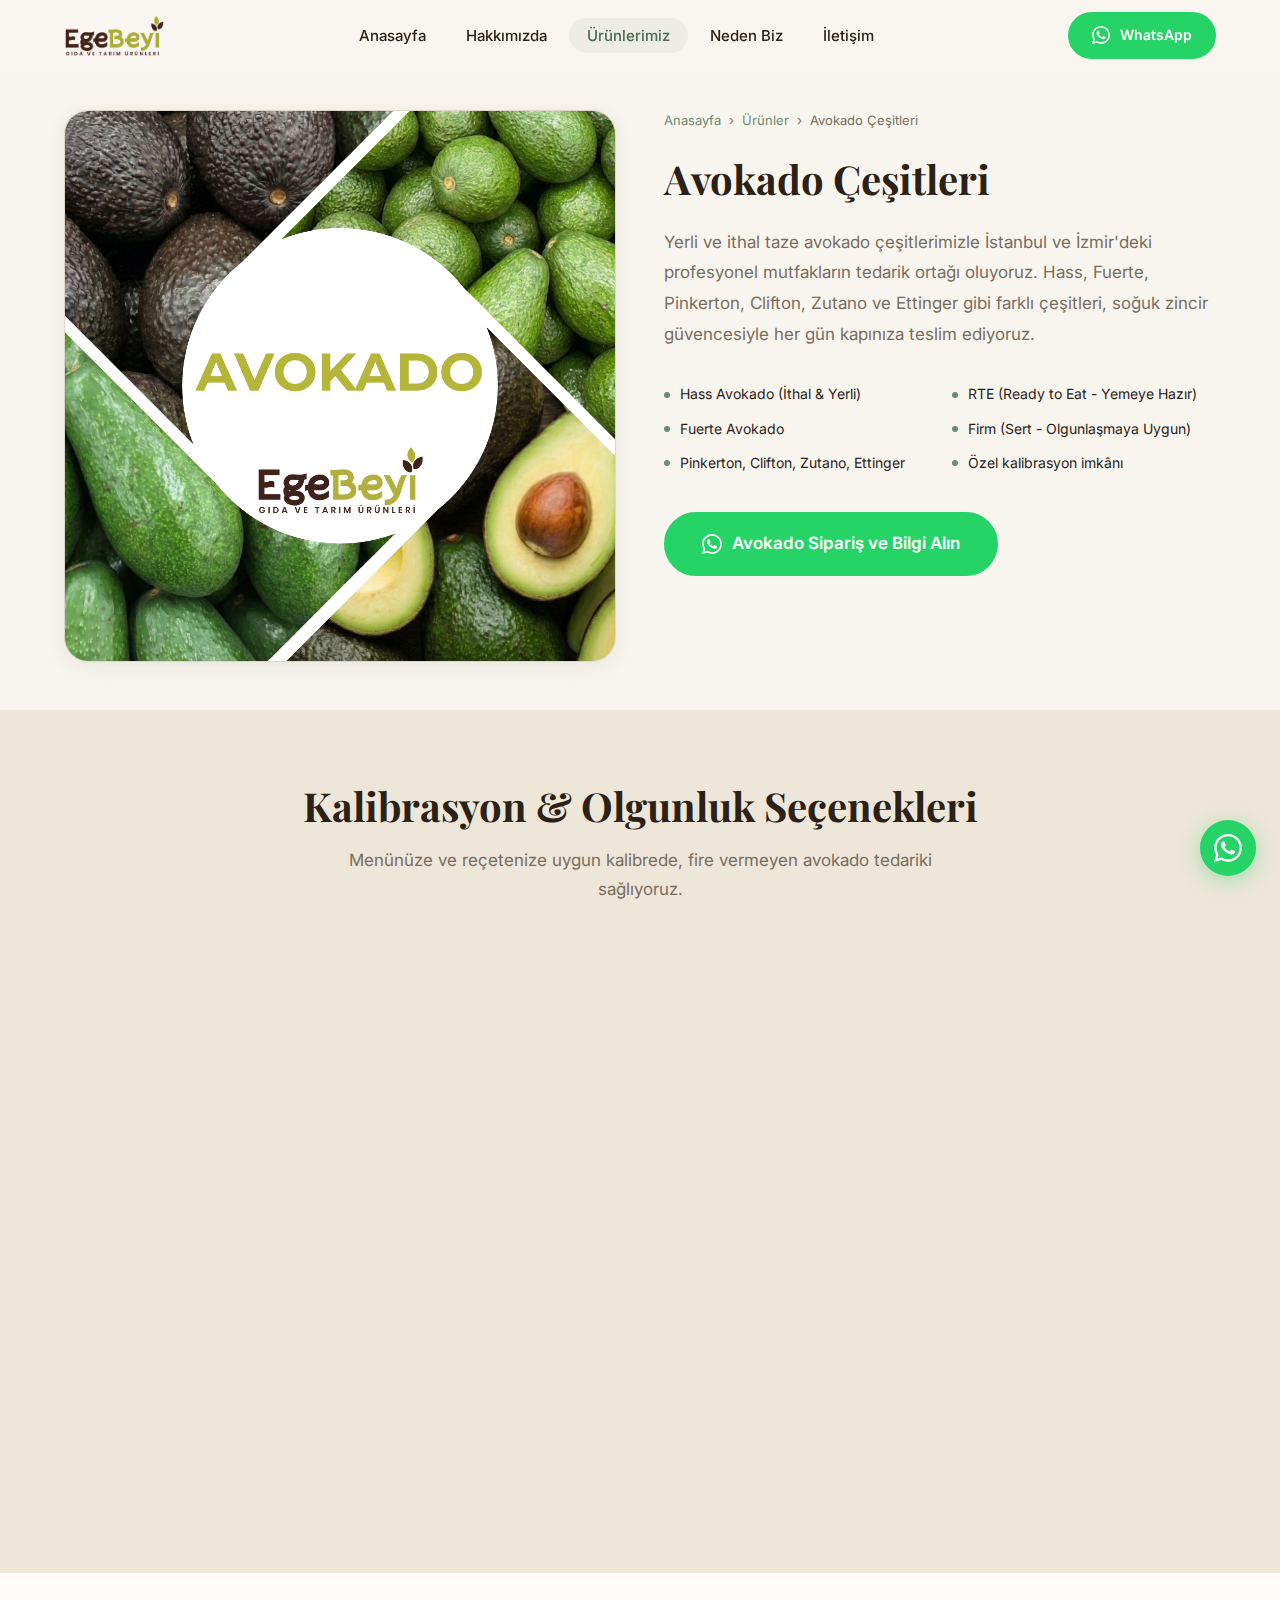
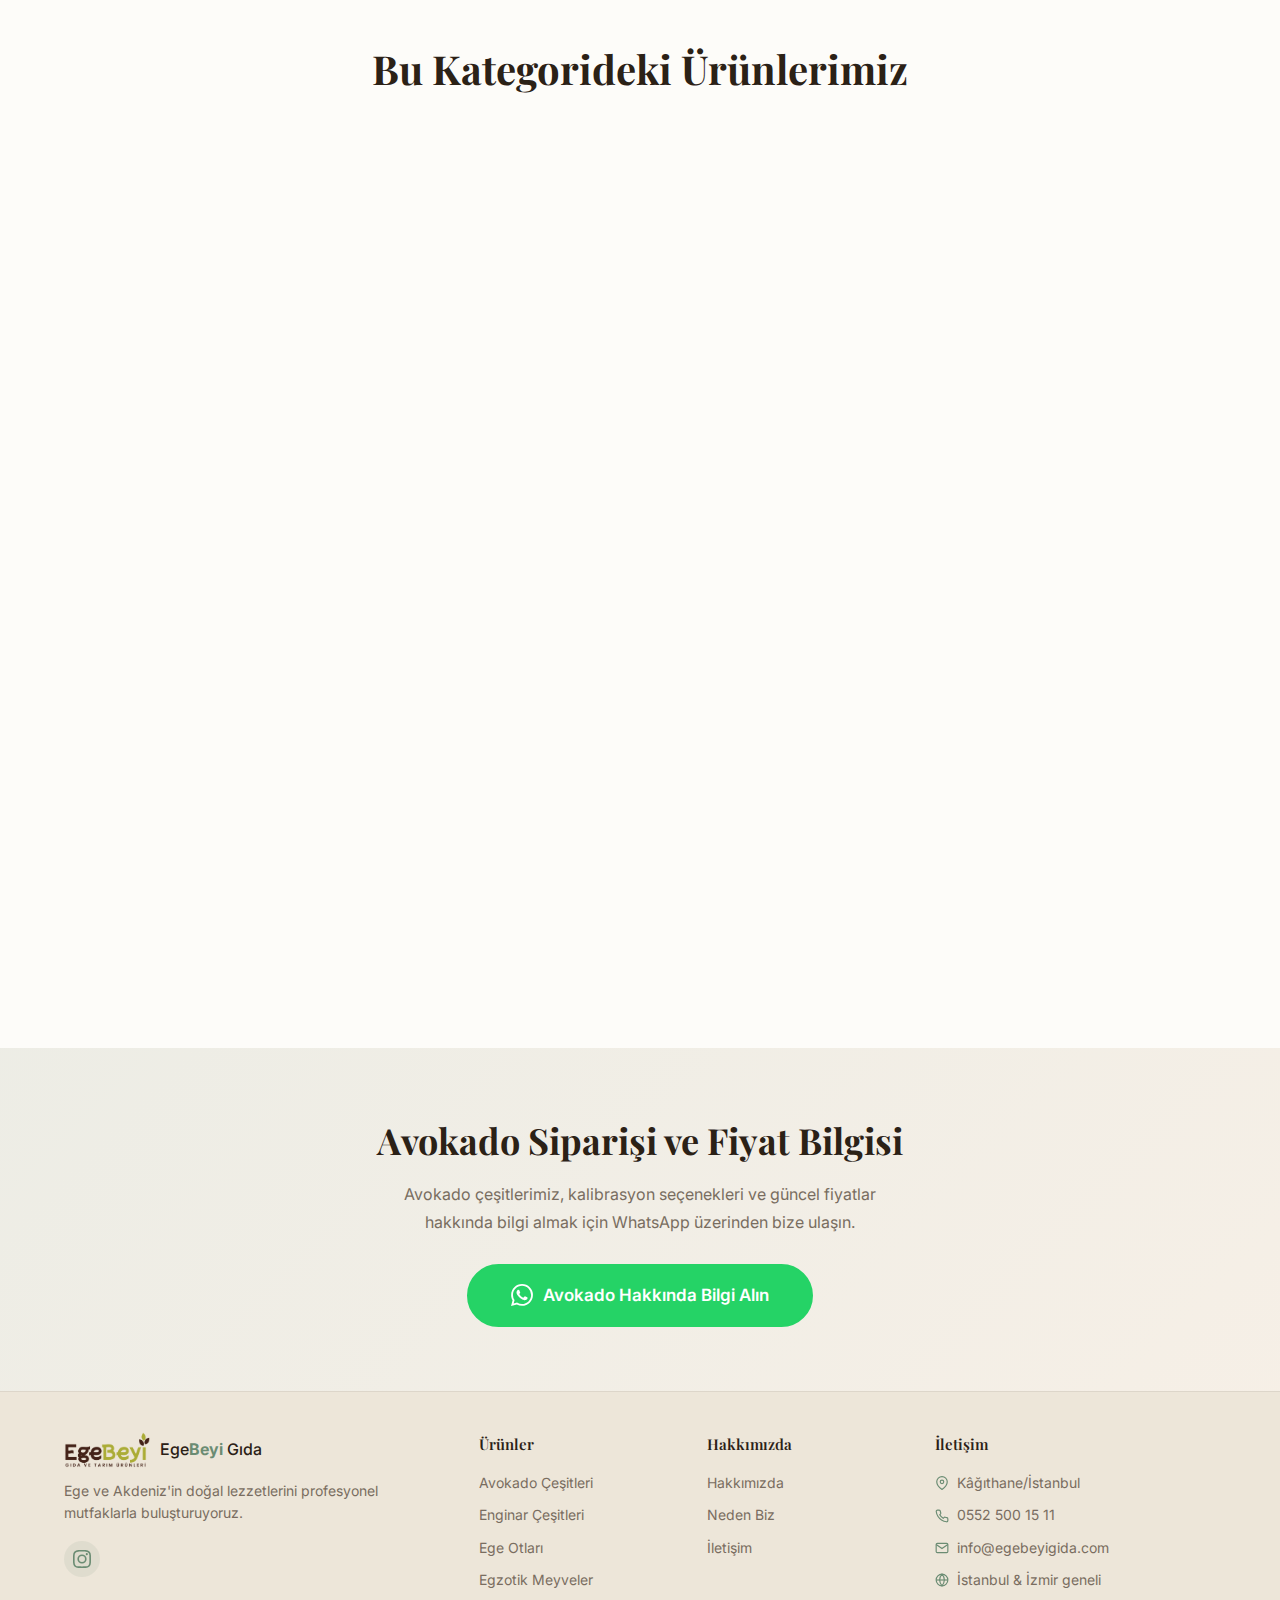
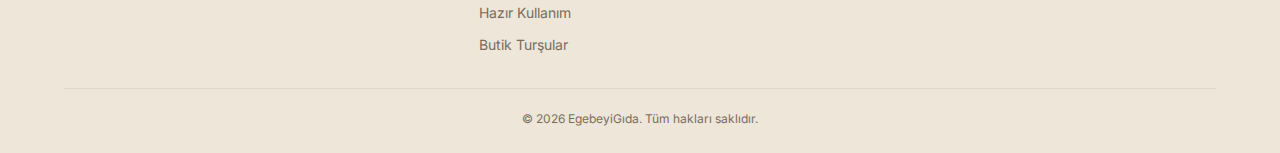
<file: urunler/avokado.html>
<!DOCTYPE html>
<html lang="tr">
<head>
    <meta charset="UTF-8">
    <meta name="viewport" content="width=device-width, initial-scale=1.0">
    <title>Toptan Avokado Çeşitleri - Yerli ve İthal | EgebeyiGıda - İstanbul İzmir Toptan Tedarik</title>
    <meta name="description" content="İstanbul ve İzmir'e toptan yerli ve ithal avokado tedariki. Hass, Fuerte, Pinkerton, Clifton, Zutano, Ettinger çeşitleri. RTE (yemeye hazır) ve Firm seçenekleri. Soğuk zincir güvencesiyle günlük teslimat.">
    <link rel="canonical" href="https://egebeyigida.com/urunler/avokado.html">
    <link rel="icon" type="image/png" href="../images/egebeyilogo.png">
    <link rel="preconnect" href="https://fonts.googleapis.com">
    <link rel="preconnect" href="https://fonts.gstatic.com" crossorigin>
    <link href="https://fonts.googleapis.com/css2?family=Inter:wght@300;400;500;600;700&family=Playfair+Display:wght@400;500;600;700&display=swap" rel="stylesheet">
    <link rel="stylesheet" href="../styles.css">
</head>
<body>
    <header class="header" id="header">
        <div class="container header__inner">
            <a href="../index.html" class="header__logo">
                <img src="../images/egebeyilogo.png" alt="EgebeyiGıda logo" height="42">
            </a>
            <nav class="nav" id="nav">
                <ul class="nav__list">
                    <li><a href="../index.html" class="nav__link">Anasayfa</a></li>
                    <li><a href="../index.html#hakkimizda" class="nav__link">Hakkımızda</a></li>
                    <li><a href="../index.html#urunlerimiz" class="nav__link active">Ürünlerimiz</a></li>
                    <li><a href="../index.html#neden-biz" class="nav__link">Neden Biz</a></li>
                    <li><a href="../index.html#iletisim" class="nav__link">İletişim</a></li>
                </ul>
            </nav>
            <a href="https://wa.me/905525001511?text=Merhaba%2C%20avokado%20%C3%A7e%C5%9Fitleriniz%20hakk%C4%B1nda%20bilgi%20almak%20istiyorum." class="btn btn--whatsapp header__cta" target="_blank" rel="noopener">
                <svg width="18" height="18" viewBox="0 0 24 24" fill="currentColor"><path d="M17.472 14.382c-.297-.149-1.758-.867-2.03-.967-.273-.099-.471-.148-.67.15-.197.297-.767.966-.94 1.164-.173.199-.347.223-.644.075-.297-.15-1.255-.463-2.39-1.475-.883-.788-1.48-1.761-1.653-2.059-.173-.297-.018-.458.13-.606.134-.133.298-.347.446-.52.149-.174.198-.298.298-.497.099-.198.05-.371-.025-.52-.075-.149-.669-1.612-.916-2.207-.242-.579-.487-.5-.669-.51-.173-.008-.371-.01-.57-.01-.198 0-.52.074-.792.372-.272.297-1.04 1.016-1.04 2.479 0 1.462 1.065 2.875 1.213 3.074.149.198 2.096 3.2 5.077 4.487.709.306 1.262.489 1.694.625.712.227 1.36.195 1.871.118.571-.085 1.758-.719 2.006-1.413.248-.694.248-1.289.173-1.413-.074-.124-.272-.198-.57-.347m-5.421 7.403h-.004a9.87 9.87 0 01-5.031-1.378l-.361-.214-3.741.982.998-3.648-.235-.374a9.86 9.86 0 01-1.51-5.26c.001-5.45 4.436-9.884 9.888-9.884 2.64 0 5.122 1.03 6.988 2.898a9.825 9.825 0 012.893 6.994c-.003 5.45-4.437 9.884-9.885 9.884m8.413-18.297A11.815 11.815 0 0012.05 0C5.495 0 .16 5.335.157 11.892c0 2.096.547 4.142 1.588 5.945L.057 24l6.305-1.654a11.882 11.882 0 005.683 1.448h.005c6.554 0 11.89-5.335 11.893-11.893a11.821 11.821 0 00-3.48-8.413z"/></svg>
                WhatsApp
            </a>
            <button class="hamburger" id="hamburger" aria-label="Menü"><span class="hamburger__line"></span><span class="hamburger__line"></span><span class="hamburger__line"></span></button>
        </div>
    </header>
    <main>
        <section class="product-hero">
            <div class="container">
                <div class="product-hero__grid">
                    <div class="product-hero__image">
                        <img src="../images/Kapak%20Foto%C4%9Fraflar%C4%B1/Avokado.png" alt="Avokado çeşitleri - İstanbul İzmir toptan yerli ve ithal avokado" width="600" height="600">
                    </div>
                    <div>
                        <div class="product-hero__breadcrumb">
                            <a href="../index.html">Anasayfa</a> &rsaquo; <a href="../index.html#urunlerimiz">Ürünler</a> &rsaquo; <span>Avokado Çeşitleri</span>
                        </div>
                        <h1 class="product-hero__title">Avokado Çeşitleri</h1>
                        <p class="product-hero__desc">Yerli ve ithal taze avokado çeşitlerimizle İstanbul ve İzmir'deki profesyonel mutfakların tedarik ortağı oluyoruz. Hass, Fuerte, Pinkerton, Clifton, Zutano ve Ettinger gibi farklı çeşitleri, soğuk zincir güvencesiyle her gün kapınıza teslim ediyoruz.</p>
                        <ul class="product-detail-list">
                            <li>Hass Avokado (İthal & Yerli)</li>
                            <li>Fuerte Avokado</li>
                            <li>Pinkerton, Clifton, Zutano, Ettinger</li>
                            <li>RTE (Ready to Eat - Yemeye Hazır)</li>
                            <li>Firm (Sert - Olgunlaşmaya Uygun)</li>
                            <li>Özel kalibrasyon imkânı</li>
                        </ul>
                        <a href="https://wa.me/905525001511?text=Merhaba%2C%20avokado%20%C3%A7e%C5%9Fitleriniz%20hakk%C4%B1nda%20bilgi%20almak%20istiyorum." class="btn btn--whatsapp btn--lg" target="_blank" rel="noopener">
                            <svg width="20" height="20" viewBox="0 0 24 24" fill="currentColor"><path d="M17.472 14.382c-.297-.149-1.758-.867-2.03-.967-.273-.099-.471-.148-.67.15-.197.297-.767.966-.94 1.164-.173.199-.347.223-.644.075-.297-.15-1.255-.463-2.39-1.475-.883-.788-1.48-1.761-1.653-2.059-.173-.297-.018-.458.13-.606.134-.133.298-.347.446-.52.149-.174.198-.298.298-.497.099-.198.05-.371-.025-.52-.075-.149-.669-1.612-.916-2.207-.242-.579-.487-.5-.669-.51-.173-.008-.371-.01-.57-.01-.198 0-.52.074-.792.372-.272.297-1.04 1.016-1.04 2.479 0 1.462 1.065 2.875 1.213 3.074.149.198 2.096 3.2 5.077 4.487.709.306 1.262.489 1.694.625.712.227 1.36.195 1.871.118.571-.085 1.758-.719 2.006-1.413.248-.694.248-1.289.173-1.413-.074-.124-.272-.198-.57-.347m-5.421 7.403h-.004a9.87 9.87 0 01-5.031-1.378l-.361-.214-3.741.982.998-3.648-.235-.374a9.86 9.86 0 01-1.51-5.26c.001-5.45 4.436-9.884 9.888-9.884 2.64 0 5.122 1.03 6.988 2.898a9.825 9.825 0 012.893 6.994c-.003 5.45-4.437 9.884-9.885 9.884m8.413-18.297A11.815 11.815 0 0012.05 0C5.495 0 .16 5.335.157 11.892c0 2.096.547 4.142 1.588 5.945L.057 24l6.305-1.654a11.882 11.882 0 005.683 1.448h.005c6.554 0 11.89-5.335 11.893-11.893a11.821 11.821 0 00-3.48-8.413z"/></svg>
                            Avokado Sipariş ve Bilgi Alın
                        </a>
                    </div>
                </div>
            </div>
        </section>

        <!-- KALİBRASYON BİLGİSİ -->
        <section class="section section--alt">
            <div class="container">
                <div class="section__header">
                    <h2 class="section__title">Kalibrasyon & Olgunluk Seçenekleri</h2>
                    <p class="section__subtitle">Menünüze ve reçetenize uygun kalibrede, fire vermeyen avokado tedariki sağlıyoruz.</p>
                </div>
                <div class="services">
                    <div class="service-card">
                        <div class="service-card__icon">&#129382;</div>
                        <h3 class="service-card__title">Small (150-200g)</h3>
                        <p class="service-card__desc">Tek kişilik sunumlar, kahvaltı tabakları ve garnütür için ideal küçük boy avokado.</p>
                    </div>
                    <div class="service-card">
                        <div class="service-card__icon">&#129361;</div>
                        <h3 class="service-card__title">Medium (200-250g)</h3>
                        <p class="service-card__desc">Restoran ana yemekleri, guacamole ve salata hazırlığı için orta boy avokado.</p>
                    </div>
                    <div class="service-card">
                        <div class="service-card__icon">&#127942;</div>
                        <h3 class="service-card__title">Large (250g+)</h3>
                        <p class="service-card__desc">Paylaşımlı sunumlar, büyük porsiyonlar ve catering hizmetleri için büyük boy avokado.</p>
                    </div>
                </div>
                <div class="services" style="margin-top: 24px;">
                    <div class="service-card">
                        <div class="service-card__icon">&#9989;</div>
                        <h3 class="service-card__title">RTE (Ready to Eat)</h3>
                        <p class="service-card__desc">Yemeye hazır, olgunlaşmış avokado. Aynı gün kullanıma uygun. Guacamole, salata ve tost için ideal.</p>
                    </div>
                    <div class="service-card">
                        <div class="service-card__icon">&#128170;</div>
                        <h3 class="service-card__title">Firm (Sert)</h3>
                        <p class="service-card__desc">Olgunlaşmaya uygun sert avokado. 2-4 gün içinde kullanıma hazır. Stok planlaması için tercih edilir.</p>
                    </div>
                    <div class="service-card">
                        <div class="service-card__icon">&#128076;</div>
                        <h3 class="service-card__title">Kalite Sözümüz</h3>
                        <p class="service-card__desc">Elle seçim, aynı kalibre, sıfır fire. Her avokado tek tek kontrol edilir, kalite standartlarımız asla düşmez.</p>
                    </div>
                </div>
            </div>
        </section>

        <section class="section section--white">
            <div class="container">
                <div class="section__header">
                    <h2 class="section__title">Bu Kategorideki Ürünlerimiz</h2>
                </div>
                <div class="products-grid">
                    <div class="product-card">
                        <div class="product-card__image">
                            <img src="../images/avokado.jpeg" alt="Toptan Hass avokado İstanbul İzmir" loading="lazy" width="400" height="400">
                        </div>
                        <div class="product-card__body">
                            <h3 class="product-card__title">Hass Avokado</h3>
                            <p class="product-card__desc">Koyu yeşil kabuklu, kremsi dokulu ithal Hass avokado. Guacamole, avokado toast ve salata için ideal.</p>
                        </div>
                    </div>
                    <div class="product-card">
                        <div class="product-card__image">
                            <img src="../images/yerli-avokado.jpeg" alt="Yerli avokado" loading="lazy" width="400" height="400">
                        </div>
                        <div class="product-card__body">
                            <h3 class="product-card__title">Yerli Avokado</h3>
                            <p class="product-card__desc">Türkiye'de yetişen yerli avokado. Taze, doğal ve mevsiminde hasat edilmiş. Hemen tüketime hazır.</p>
                        </div>
                    </div>
                    <div class="product-card">
                        <div class="product-card__image">
                            <img src="../images/avokado-fuerte.jpeg" alt="Fuerte avokado" loading="lazy" width="400" height="400">
                        </div>
                        <div class="product-card__body">
                            <h3 class="product-card__title">Fuerte Avokado</h3>
                            <p class="product-card__desc">Parlak yeşil kabuklu, hafif tatlı Fuerte çeşidi. Kabuğu ince ve pürüzsüzdür. Salata ve sandviç için ideal.</p>
                        </div>
                    </div>
                    <div class="product-card">
                        <div class="product-card__image product-card__image--placeholder" data-placeholder="true" data-product-name="Pinkerton Avokado"></div>
                        <div class="product-card__body">
                            <h3 class="product-card__title">Pinkerton Avokado</h3>
                            <p class="product-card__desc">Uzun armut şekilli, küçük çekirdekli avokado. Kalın kabuğu sayesinde taşımaya dayanıklı. Guacamole için ideal.</p>
                        </div>
                    </div>
                    <div class="product-card">
                        <div class="product-card__image product-card__image--placeholder" data-placeholder="true" data-product-name="Clifton / Zutano"></div>
                        <div class="product-card__body">
                            <h3 class="product-card__title">Clifton / Zutano Avokado</h3>
                            <p class="product-card__desc">Açık yeşil kabuklu, hafif sulu ve taze lezzetli avokado çeşitleri. Salata ve smoothie için tercih edilir.</p>
                        </div>
                    </div>
                    <div class="product-card">
                        <div class="product-card__image product-card__image--placeholder" data-placeholder="true" data-product-name="Ettinger Avokado"></div>
                        <div class="product-card__body">
                            <h3 class="product-card__title">Ettinger Avokado</h3>
                            <p class="product-card__desc">İnce kabuklu, açık yeşil renkli, hafif ve sulu avokado çeşidi. Dilimlenip zeytinyağı ve limon ile servis edilir.</p>
                        </div>
                    </div>
                </div>
            </div>
        </section>

        <section class="cta-section">
            <div class="container">
                <h2 class="cta-section__title">Avokado Siparişi ve Fiyat Bilgisi</h2>
                <p class="cta-section__desc">Avokado çeşitlerimiz, kalibrasyon seçenekleri ve güncel fiyatlar hakkında bilgi almak için WhatsApp üzerinden bize ulaşın.</p>
                <a href="https://wa.me/905525001511?text=Merhaba%2C%20avokado%20%C3%A7e%C5%9Fitleriniz%20ve%20fiyatlar%C4%B1%20hakk%C4%B1nda%20bilgi%20almak%20istiyorum." class="btn btn--whatsapp cta-section__btn" target="_blank" rel="noopener">
                    <svg width="22" height="22" viewBox="0 0 24 24" fill="currentColor"><path d="M17.472 14.382c-.297-.149-1.758-.867-2.03-.967-.273-.099-.471-.148-.67.15-.197.297-.767.966-.94 1.164-.173.199-.347.223-.644.075-.297-.15-1.255-.463-2.39-1.475-.883-.788-1.48-1.761-1.653-2.059-.173-.297-.018-.458.13-.606.134-.133.298-.347.446-.52.149-.174.198-.298.298-.497.099-.198.05-.371-.025-.52-.075-.149-.669-1.612-.916-2.207-.242-.579-.487-.5-.669-.51-.173-.008-.371-.01-.57-.01-.198 0-.52.074-.792.372-.272.297-1.04 1.016-1.04 2.479 0 1.462 1.065 2.875 1.213 3.074.149.198 2.096 3.2 5.077 4.487.709.306 1.262.489 1.694.625.712.227 1.36.195 1.871.118.571-.085 1.758-.719 2.006-1.413.248-.694.248-1.289.173-1.413-.074-.124-.272-.198-.57-.347m-5.421 7.403h-.004a9.87 9.87 0 01-5.031-1.378l-.361-.214-3.741.982.998-3.648-.235-.374a9.86 9.86 0 01-1.51-5.26c.001-5.45 4.436-9.884 9.888-9.884 2.64 0 5.122 1.03 6.988 2.898a9.825 9.825 0 012.893 6.994c-.003 5.45-4.437 9.884-9.885 9.884m8.413-18.297A11.815 11.815 0 0012.05 0C5.495 0 .16 5.335.157 11.892c0 2.096.547 4.142 1.588 5.945L.057 24l6.305-1.654a11.882 11.882 0 005.683 1.448h.005c6.554 0 11.89-5.335 11.893-11.893a11.821 11.821 0 00-3.48-8.413z"/></svg>
                    Avokado Hakkında Bilgi Alın
                </a>
            </div>
        </section>
    </main>
    <footer class="footer">
        <div class="container">
            <div class="footer__grid">
                <div>
                    <div class="footer__brand">
                        <img src="../images/egebeyilogo.png" alt="EgebeyiGıda logo" height="36">
                        <span class="footer__brand-text">Ege<strong>Beyi</strong> Gıda</span>
                    </div>
                    <p class="footer__tagline">Ege ve Akdeniz'in doğal lezzetlerini profesyonel mutfaklarla buluşturuyoruz.</p>
                    <div class="footer__social">
                        <a href="https://www.instagram.com/egebeyigida/" target="_blank" rel="noopener" aria-label="Instagram">
                            <svg width="18" height="18" viewBox="0 0 24 24" fill="currentColor"><path d="M12 2.163c3.204 0 3.584.012 4.85.07 3.252.148 4.771 1.691 4.919 4.919.058 1.265.069 1.645.069 4.849 0 3.205-.012 3.584-.069 4.849-.149 3.225-1.664 4.771-4.919 4.919-1.266.058-1.644.07-4.85.07-3.204 0-3.584-.012-4.849-.07-3.26-.149-4.771-1.699-4.919-4.92-.058-1.265-.07-1.644-.07-4.849 0-3.204.013-3.583.07-4.849.149-3.227 1.664-4.771 4.919-4.919 1.266-.057 1.645-.069 4.849-.069zM12 0C8.741 0 8.333.014 7.053.072 2.695.272.273 2.69.073 7.052.014 8.333 0 8.741 0 12c0 3.259.014 3.668.072 4.948.2 4.358 2.618 6.78 6.98 6.98C8.333 23.986 8.741 24 12 24c3.259 0 3.668-.014 4.948-.072 4.354-.2 6.782-2.618 6.979-6.98.059-1.28.073-1.689.073-4.948 0-3.259-.014-3.667-.072-4.947-.196-4.354-2.617-6.78-6.979-6.98C15.668.014 15.259 0 12 0zm0 5.838a6.162 6.162 0 100 12.324 6.162 6.162 0 000-12.324zM12 16a4 4 0 110-8 4 4 0 010 8zm6.406-11.845a1.44 1.44 0 100 2.881 1.44 1.44 0 000-2.881z"/></svg>
                        </a>
                    </div>
                </div>
                <div>
                    <h4 class="footer__heading">Ürünler</h4>
                    <div class="footer__links">
                        <a href="avokado.html">Avokado Çeşitleri</a>
                        <a href="enginar.html">Enginar Çeşitleri</a>
                        <a href="ege-otlari.html">Ege Otları</a>
                        <a href="egzotik-meyveler.html">Egzotik Meyveler</a>
                        <a href="hazir-kullanim.html">Hazır Kullanım</a>
                        <a href="tursu.html">Butik Turşular</a>
                    </div>
                </div>
                <div>
                    <h4 class="footer__heading">Hakkımızda</h4>
                    <div class="footer__links">
                        <a href="../index.html#hakkimizda">Hakkımızda</a>
                        <a href="../index.html#neden-biz">Neden Biz</a>
                        <a href="../index.html#iletisim">İletişim</a>
                    </div>
                </div>
                <div>
                    <h4 class="footer__heading">İletişim</h4>
                    <div class="footer__contact-item">
                        <svg width="14" height="14" viewBox="0 0 24 24" fill="none" stroke="currentColor" stroke-width="2"><path d="M21 10c0 7-9 13-9 13s-9-6-9-13a9 9 0 0 1 18 0z"/><circle cx="12" cy="10" r="3"/></svg>
                        Kâğıthane/İstanbul
                    </div>
                    <div class="footer__contact-item">
                        <svg width="14" height="14" viewBox="0 0 24 24" fill="none" stroke="currentColor" stroke-width="2"><path d="M22 16.92v3a2 2 0 0 1-2.18 2 19.79 19.79 0 0 1-8.63-3.07 19.5 19.5 0 0 1-6-6 19.79 19.79 0 0 1-3.07-8.67A2 2 0 0 1 4.11 2h3a2 2 0 0 1 2 1.72 12.84 12.84 0 0 0 .7 2.81 2 2 0 0 1-.45 2.11L8.09 9.91a16 16 0 0 0 6 6l1.27-1.27a2 2 0 0 1 2.11-.45 12.84 12.84 0 0 0 2.81.7A2 2 0 0 1 22 16.92z"/></svg>
                        <a href="tel:+905525001511">0552 500 15 11</a>
                    </div>
                    <div class="footer__contact-item">
                        <svg width="14" height="14" viewBox="0 0 24 24" fill="none" stroke="currentColor" stroke-width="2"><path d="M4 4h16c1.1 0 2 .9 2 2v12c0 1.1-.9 2-2 2H4c-1.1 0-2-.9-2-2V6c0-1.1.9-2 2-2z"/><polyline points="22,6 12,13 2,6"/></svg>
                        <a href="mailto:info@egebeyigida.com">info@egebeyigida.com</a>
                    </div>
                    <div class="footer__contact-item">
                        <svg width="14" height="14" viewBox="0 0 24 24" fill="none" stroke="currentColor" stroke-width="2"><circle cx="12" cy="12" r="10"/><line x1="2" y1="12" x2="22" y2="12"/><path d="M12 2a15.3 15.3 0 0 1 4 10 15.3 15.3 0 0 1-4 10 15.3 15.3 0 0 1-4-10 15.3 15.3 0 0 1 4-10z"/></svg>
                        İstanbul & İzmir geneli
                    </div>
                </div>
            </div>
            <div class="footer__bottom">
                <p class="footer__copy">&copy; 2026 EgebeyiGıda. Tüm hakları saklıdır.</p>
            </div>
        </div>
    </footer>
    <a href="https://wa.me/905525001511?text=Merhaba%2C%20avokado%20hakk%C4%B1nda%20bilgi%20almak%20istiyorum." class="whatsapp-float" target="_blank" rel="noopener" aria-label="WhatsApp"><svg width="28" height="28" viewBox="0 0 24 24" fill="currentColor"><path d="M17.472 14.382c-.297-.149-1.758-.867-2.03-.967-.273-.099-.471-.148-.67.15-.197.297-.767.966-.94 1.164-.173.199-.347.223-.644.075-.297-.15-1.255-.463-2.39-1.475-.883-.788-1.48-1.761-1.653-2.059-.173-.297-.018-.458.13-.606.134-.133.298-.347.446-.52.149-.174.198-.298.298-.497.099-.198.05-.371-.025-.52-.075-.149-.669-1.612-.916-2.207-.242-.579-.487-.5-.669-.51-.173-.008-.371-.01-.57-.01-.198 0-.52.074-.792.372-.272.297-1.04 1.016-1.04 2.479 0 1.462 1.065 2.875 1.213 3.074.149.198 2.096 3.2 5.077 4.487.709.306 1.262.489 1.694.625.712.227 1.36.195 1.871.118.571-.085 1.758-.719 2.006-1.413.248-.694.248-1.289.173-1.413-.074-.124-.272-.198-.57-.347m-5.421 7.403h-.004a9.87 9.87 0 01-5.031-1.378l-.361-.214-3.741.982.998-3.648-.235-.374a9.86 9.86 0 01-1.51-5.26c.001-5.45 4.436-9.884 9.888-9.884 2.64 0 5.122 1.03 6.988 2.898a9.825 9.825 0 012.893 6.994c-.003 5.45-4.437 9.884-9.885 9.884m8.413-18.297A11.815 11.815 0 0012.05 0C5.495 0 .16 5.335.157 11.892c0 2.096.547 4.142 1.588 5.945L.057 24l6.305-1.654a11.882 11.882 0 005.683 1.448h.005c6.554 0 11.89-5.335 11.893-11.893a11.821 11.821 0 00-3.48-8.413z"/></svg></a>
    <script src="../script.js"></script>
</body>
</html>
</file>
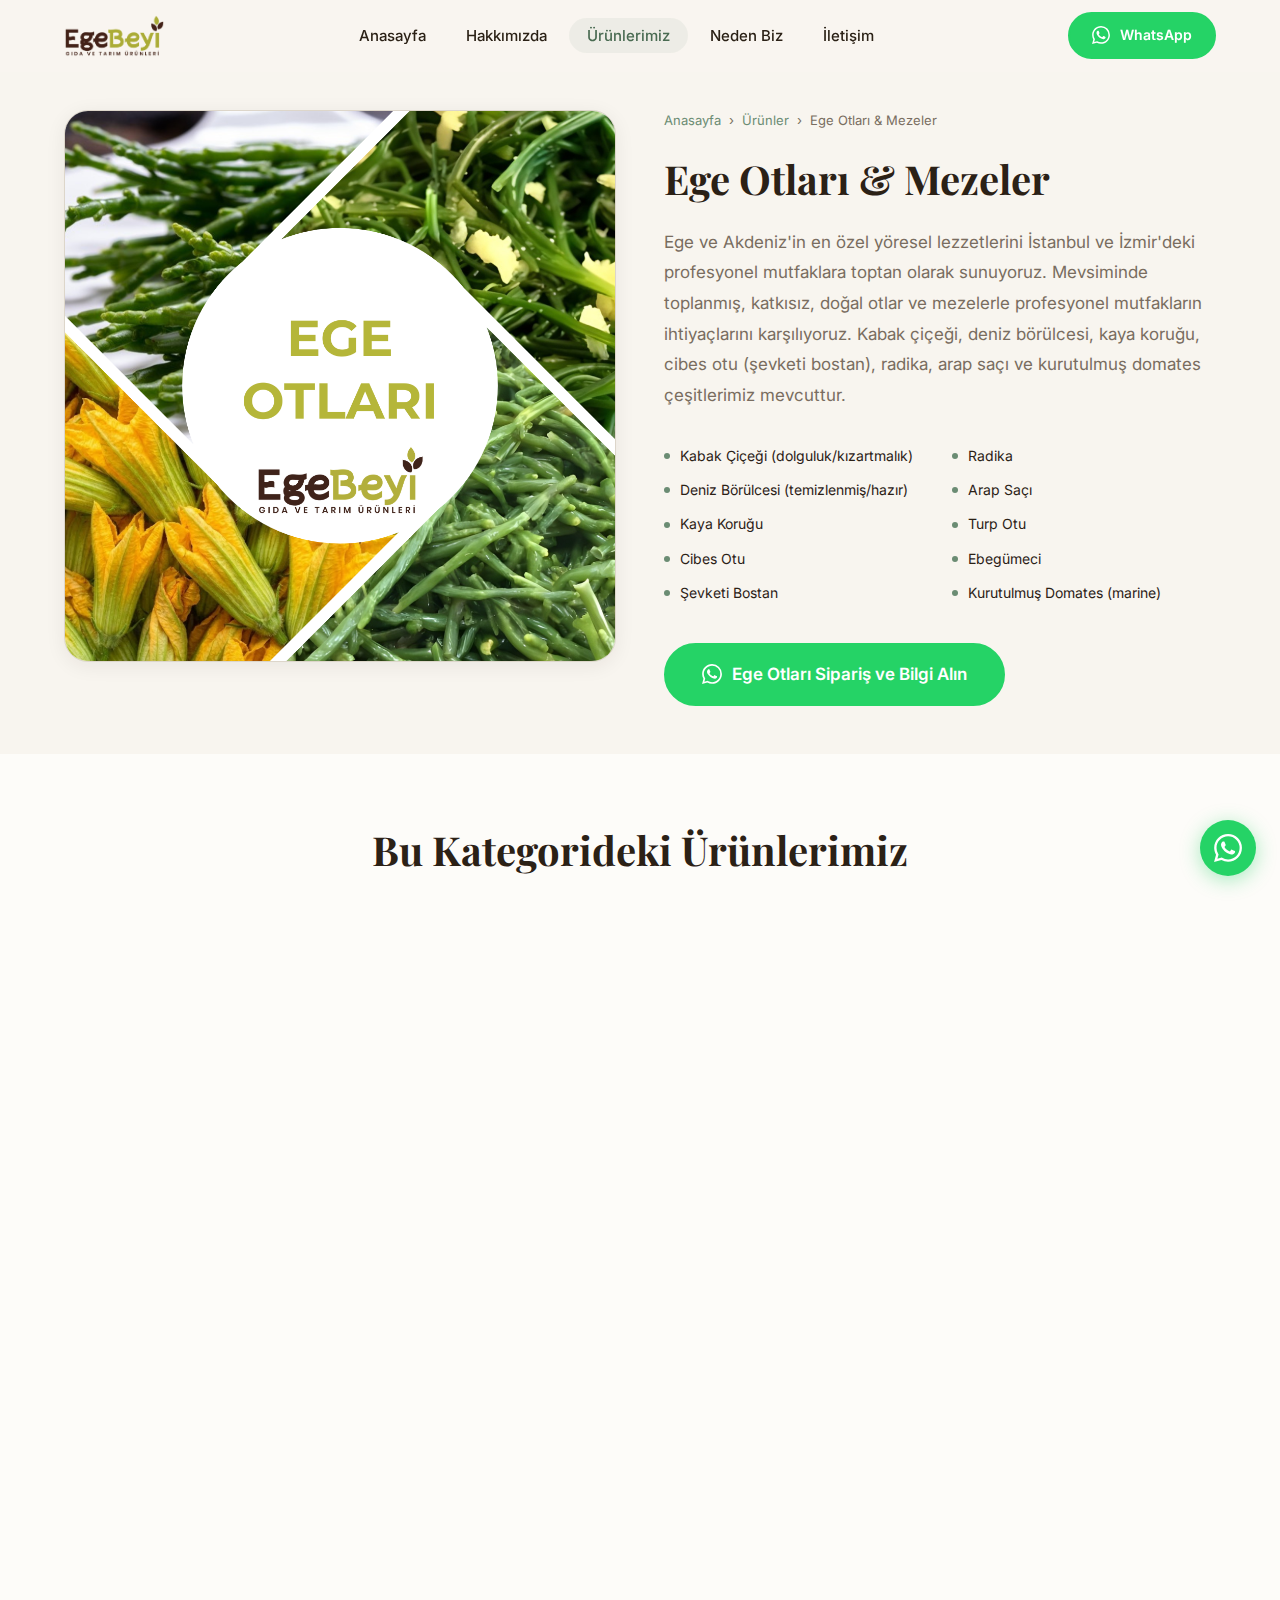
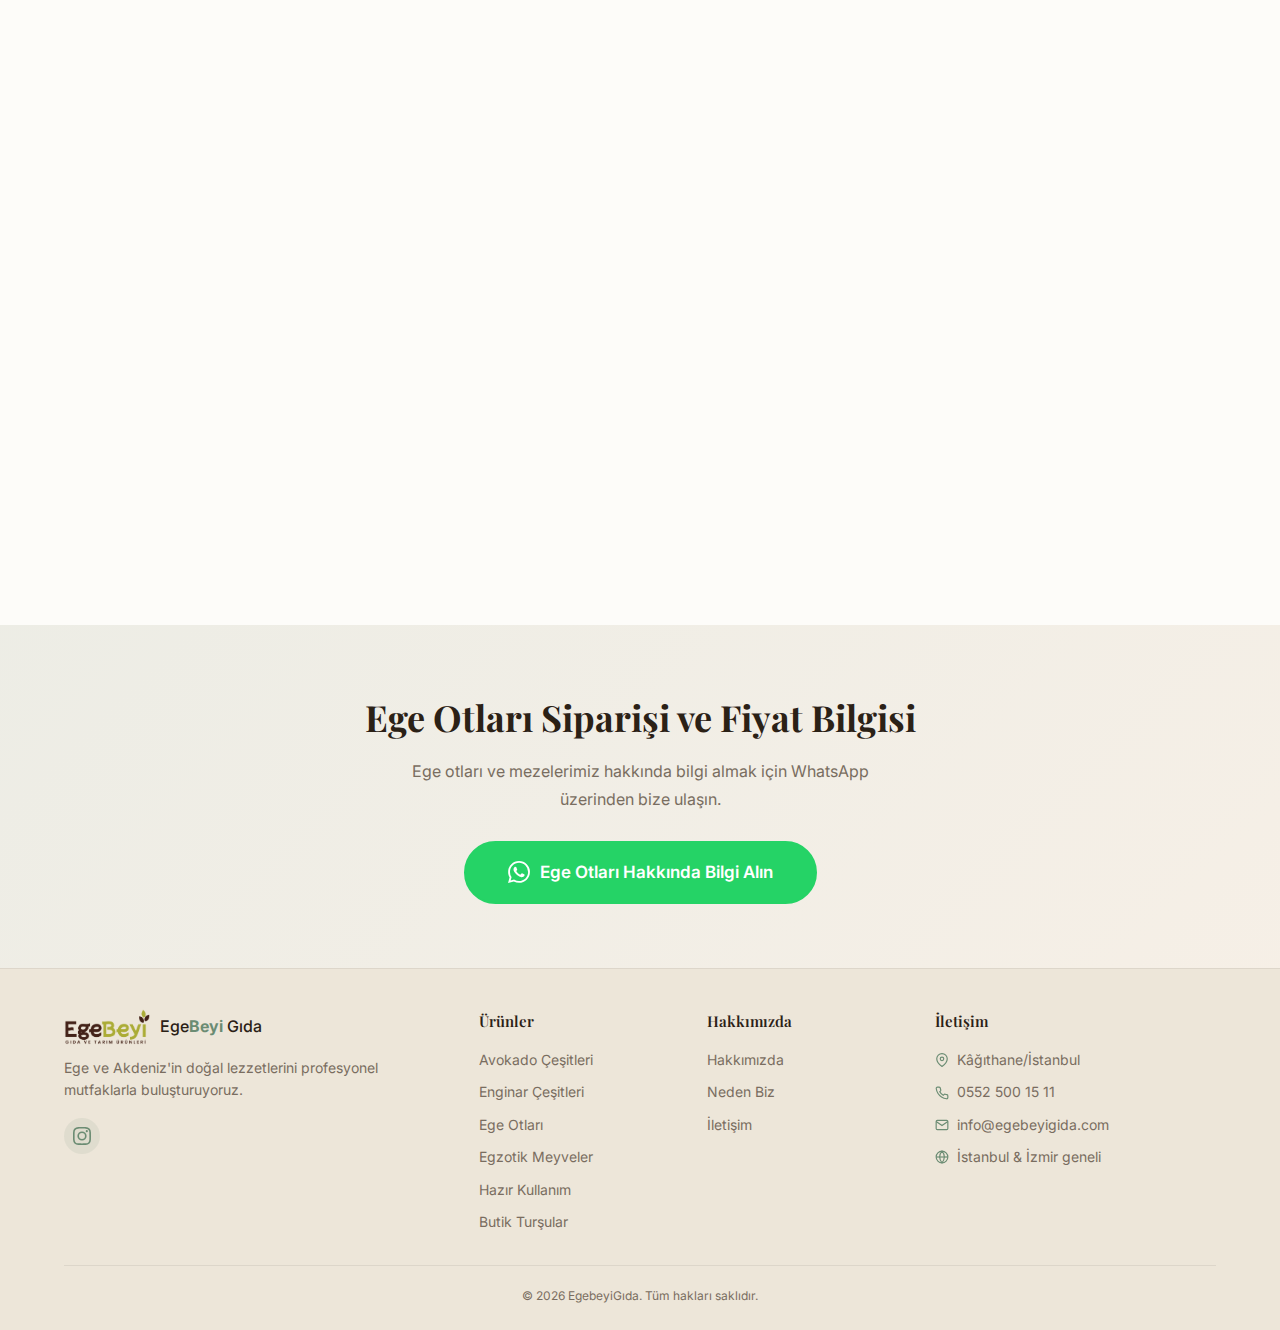
<file: urunler/ege-otlari.html>
<!DOCTYPE html>
<html lang="tr">
<head>
    <meta charset="UTF-8">
    <meta name="viewport" content="width=device-width, initial-scale=1.0">
    <title>Ege Otları & Mezeler - Kabak Çiçeği, Deniz Börülcesi, Kaya Koruğu | EgebeyiGıda - İstanbul İzmir Toptan Tedarik</title>
    <meta name="description" content="Taze kabak çiçeği, deniz börülcesi, kaya koruğu, cibes otu, radika, arap saçı ve kurutulmuş domates toptan tedarik. Ege'den İstanbul ve İzmir'e günlük taze teslimat.">
    <link rel="canonical" href="https://egebeyigida.com/urunler/ege-otlari.html">
    <link rel="icon" type="image/png" href="../images/egebeyilogo.png">
    <link rel="preconnect" href="https://fonts.googleapis.com">
    <link rel="preconnect" href="https://fonts.gstatic.com" crossorigin>
    <link href="https://fonts.googleapis.com/css2?family=Inter:wght@300;400;500;600;700&family=Playfair+Display:wght@400;500;600;700&display=swap" rel="stylesheet">
    <link rel="stylesheet" href="../styles.css">
</head>
<body>
    <header class="header" id="header">
        <div class="container header__inner">
            <a href="../index.html" class="header__logo"><img src="../images/egebeyilogo.png" alt="EgebeyiGıda logo" height="42"></a>
            <nav class="nav" id="nav">
                <ul class="nav__list">
                    <li><a href="../index.html" class="nav__link">Anasayfa</a></li>
                    <li><a href="../index.html#hakkimizda" class="nav__link">Hakkımızda</a></li>
                    <li><a href="../index.html#urunlerimiz" class="nav__link active">Ürünlerimiz</a></li>
                    <li><a href="../index.html#neden-biz" class="nav__link">Neden Biz</a></li>
                    <li><a href="../index.html#iletisim" class="nav__link">İletişim</a></li>
                </ul>
            </nav>
            <a href="https://wa.me/905525001511?text=Merhaba%2C%20Ege%20otlar%C4%B1%20hakk%C4%B1nda%20bilgi%20almak%20istiyorum." class="btn btn--whatsapp header__cta" target="_blank" rel="noopener">
                <svg width="18" height="18" viewBox="0 0 24 24" fill="currentColor"><path d="M17.472 14.382c-.297-.149-1.758-.867-2.03-.967-.273-.099-.471-.148-.67.15-.197.297-.767.966-.94 1.164-.173.199-.347.223-.644.075-.297-.15-1.255-.463-2.39-1.475-.883-.788-1.48-1.761-1.653-2.059-.173-.297-.018-.458.13-.606.134-.133.298-.347.446-.52.149-.174.198-.298.298-.497.099-.198.05-.371-.025-.52-.075-.149-.669-1.612-.916-2.207-.242-.579-.487-.5-.669-.51-.173-.008-.371-.01-.57-.01-.198 0-.52.074-.792.372-.272.297-1.04 1.016-1.04 2.479 0 1.462 1.065 2.875 1.213 3.074.149.198 2.096 3.2 5.077 4.487.709.306 1.262.489 1.694.625.712.227 1.36.195 1.871.118.571-.085 1.758-.719 2.006-1.413.248-.694.248-1.289.173-1.413-.074-.124-.272-.198-.57-.347m-5.421 7.403h-.004a9.87 9.87 0 01-5.031-1.378l-.361-.214-3.741.982.998-3.648-.235-.374a9.86 9.86 0 01-1.51-5.26c.001-5.45 4.436-9.884 9.888-9.884 2.64 0 5.122 1.03 6.988 2.898a9.825 9.825 0 012.893 6.994c-.003 5.45-4.437 9.884-9.885 9.884m8.413-18.297A11.815 11.815 0 0012.05 0C5.495 0 .16 5.335.157 11.892c0 2.096.547 4.142 1.588 5.945L.057 24l6.305-1.654a11.882 11.882 0 005.683 1.448h.005c6.554 0 11.89-5.335 11.893-11.893a11.821 11.821 0 00-3.48-8.413z"/></svg>
                WhatsApp
            </a>
            <button class="hamburger" id="hamburger" aria-label="Menü"><span class="hamburger__line"></span><span class="hamburger__line"></span><span class="hamburger__line"></span></button>
        </div>
    </header>
    <main>
        <section class="product-hero">
            <div class="container">
                <div class="product-hero__grid">
                    <div class="product-hero__image">
                        <img src="../images/Kapak%20Foto%C4%9Fraflar%C4%B1/Ege%20Otlar%C4%B1.png" alt="Ege otları ve mezeler - kabak çiçeği deniz börülcesi İstanbul İzmir" width="600" height="600">
                    </div>
                    <div>
                        <div class="product-hero__breadcrumb">
                            <a href="../index.html">Anasayfa</a> &rsaquo; <a href="../index.html#urunlerimiz">Ürünler</a> &rsaquo; <span>Ege Otları &amp; Mezeler</span>
                        </div>
                        <h1 class="product-hero__title">Ege Otları &amp; Mezeler</h1>
                        <p class="product-hero__desc">Ege ve Akdeniz'in en özel yöresel lezzetlerini İstanbul ve İzmir'deki profesyonel mutfaklara toptan olarak sunuyoruz. Mevsiminde toplanmış, katkısız, doğal otlar ve mezelerle profesyonel mutfakların ihtiyaçlarını karşılıyoruz. Kabak çiçeği, deniz börülcesi, kaya koruğu, cibes otu (şevketi bostan), radika, arap saçı ve kurutulmuş domates çeşitlerimiz mevcuttur.</p>
                        <ul class="product-detail-list">
                            <li>Kabak Çiçeği (dolguluk/kızartmalık)</li>
                            <li>Deniz Börülcesi (temizlenmiş/hazır)</li>
                            <li>Kaya Koruğu</li>
                            <li>Cibes Otu</li>
                            <li>Şevketi Bostan</li>
                            <li>Radika</li>
                            <li>Arap Saçı</li>
                            <li>Turp Otu</li>
                            <li>Ebegümeci</li>
                            <li>Kurutulmuş Domates (marine)</li>
                        </ul>
                        <a href="https://wa.me/905525001511?text=Merhaba%2C%20Ege%20otlar%C4%B1%20hakk%C4%B1nda%20bilgi%20almak%20istiyorum." class="btn btn--whatsapp btn--lg" target="_blank" rel="noopener">
                            <svg width="20" height="20" viewBox="0 0 24 24" fill="currentColor"><path d="M17.472 14.382c-.297-.149-1.758-.867-2.03-.967-.273-.099-.471-.148-.67.15-.197.297-.767.966-.94 1.164-.173.199-.347.223-.644.075-.297-.15-1.255-.463-2.39-1.475-.883-.788-1.48-1.761-1.653-2.059-.173-.297-.018-.458.13-.606.134-.133.298-.347.446-.52.149-.174.198-.298.298-.497.099-.198.05-.371-.025-.52-.075-.149-.669-1.612-.916-2.207-.242-.579-.487-.5-.669-.51-.173-.008-.371-.01-.57-.01-.198 0-.52.074-.792.372-.272.297-1.04 1.016-1.04 2.479 0 1.462 1.065 2.875 1.213 3.074.149.198 2.096 3.2 5.077 4.487.709.306 1.262.489 1.694.625.712.227 1.36.195 1.871.118.571-.085 1.758-.719 2.006-1.413.248-.694.248-1.289.173-1.413-.074-.124-.272-.198-.57-.347m-5.421 7.403h-.004a9.87 9.87 0 01-5.031-1.378l-.361-.214-3.741.982.998-3.648-.235-.374a9.86 9.86 0 01-1.51-5.26c.001-5.45 4.436-9.884 9.888-9.884 2.64 0 5.122 1.03 6.988 2.898a9.825 9.825 0 012.893 6.994c-.003 5.45-4.437 9.884-9.885 9.884m8.413-18.297A11.815 11.815 0 0012.05 0C5.495 0 .16 5.335.157 11.892c0 2.096.547 4.142 1.588 5.945L.057 24l6.305-1.654a11.882 11.882 0 005.683 1.448h.005c6.554 0 11.89-5.335 11.893-11.893a11.821 11.821 0 00-3.48-8.413z"/></svg>
                            Ege Otları Sipariş ve Bilgi Alın
                        </a>
                    </div>
                </div>
            </div>
        </section>

        <section class="section section--white">
            <div class="container">
                <div class="section__header"><h2 class="section__title">Bu Kategorideki Ürünlerimiz</h2></div>
                <div class="products-grid">
                    <div class="product-card">
                        <div class="product-card__image"><img src="../images/kabak-cicegi.jpeg" alt="Taze kabak çiçeği İstanbul İzmir" loading="lazy" width="400" height="400"></div>
                        <div class="product-card__body">
                            <h3 class="product-card__title">Kabak Çiçeği</h3>
                            <p class="product-card__desc">Dolguluk ve kızartmalık taze kabak çiçeği. Mevsiminde toplanmış, günlük taze teslimat.</p>
                        </div>
                    </div>
                    <div class="product-card">
                        <div class="product-card__image"><img src="../images/deniz-borulcesi.jpeg" alt="Deniz börülcesi" loading="lazy" width="400" height="400"></div>
                        <div class="product-card__body">
                            <h3 class="product-card__title">Deniz Börülcesi</h3>
                            <p class="product-card__desc">Temizlenmiş ve hazır deniz börülcesi. Ege kıyılarından taze toplanmış.</p>
                        </div>
                    </div>
                    <div class="product-card">
                        <div class="product-card__image"><img src="../images/cibes-otu.jpeg" alt="Cibes otu şevketi bostan" loading="lazy" width="400" height="400"></div>
                        <div class="product-card__body">
                            <h3 class="product-card__title">Cibes Otu (Şevketi Bostan)</h3>
                            <p class="product-card__desc">Taze cibes otu, Ege mutfağının vazgeçilmez lezzeti. Doğal ve katkısız.</p>
                        </div>
                    </div>
                    <div class="product-card">
                        <div class="product-card__image"><img src="../images/radika.jpeg" alt="Taze radika" loading="lazy" width="400" height="400"></div>
                        <div class="product-card__body">
                            <h3 class="product-card__title">Radika</h3>
                            <p class="product-card__desc">Taze radika otu. Zeytinyağlı yemekler ve salatalar için ideal.</p>
                        </div>
                    </div>
                    <div class="product-card">
                        <div class="product-card__image"><img src="../images/arapsaci.jpeg" alt="Arap saçı" loading="lazy" width="400" height="400"></div>
                        <div class="product-card__body">
                            <h3 class="product-card__title">Arap Saçı</h3>
                            <p class="product-card__desc">Taze arap saçı. Ege bölgesinden doğal toplama, profesyonel mutfaklar için.</p>
                        </div>
                    </div>
                    <div class="product-card">
                        <div class="product-card__image product-card__image--placeholder" data-placeholder="true" data-product-name="Şevketi Bostan"></div>
                        <div class="product-card__body">
                            <h3 class="product-card__title">Şevketi Bostan</h3>
                            <p class="product-card__desc">Akdeniz bölgesinin yabani bitkisi. Hafif acımsı ve aromatik lezzet. Zeytinyağlı yemek ve sote için ideal.</p>
                        </div>
                    </div>
                    <div class="product-card">
                        <div class="product-card__image product-card__image--placeholder" data-placeholder="true" data-product-name="Turp Otu"></div>
                        <div class="product-card__body">
                            <h3 class="product-card__title">Turp Otu</h3>
                            <p class="product-card__desc">Hafif acı ve baharatlı lezzeti ile salatalar ve garnitürler için ideal. Taze yaprakları smoothie'lerde de kullanılır.</p>
                        </div>
                    </div>
                    <div class="product-card">
                        <div class="product-card__image product-card__image--placeholder" data-placeholder="true" data-product-name="Ebegümeci"></div>
                        <div class="product-card__body">
                            <h3 class="product-card__title">Ebegümeci</h3>
                            <p class="product-card__desc">Ege ve Akdeniz mutfağının geleneksel otu. Zeytinyağlı yemek, çorba ve börek içi için ideal.</p>
                        </div>
                    </div>
                    <div class="product-card">
                        <div class="product-card__image"><img src="../images/marine-domates.jpeg" alt="Marine kurutulmuş domates" loading="lazy" width="400" height="400"></div>
                        <div class="product-card__body">
                            <h3 class="product-card__title">Kurutulmuş Domates (Marine)</h3>
                            <p class="product-card__desc">Zeytinyağında marine edilmiş kurutulmuş domates. Meze ve garnitür için hazırlanan özel ürün.</p>
                        </div>
                    </div>
                </div>
            </div>
        </section>

        <section class="cta-section">
            <div class="container">
                <h2 class="cta-section__title">Ege Otları Siparişi ve Fiyat Bilgisi</h2>
                <p class="cta-section__desc">Ege otları ve mezelerimiz hakkında bilgi almak için WhatsApp üzerinden bize ulaşın.</p>
                <a href="https://wa.me/905525001511?text=Merhaba%2C%20Ege%20otlar%C4%B1%20ve%20mezeler%20hakk%C4%B1nda%20fiyat%20bilgisi%20almak%20istiyorum." class="btn btn--whatsapp cta-section__btn" target="_blank" rel="noopener">
                    <svg width="22" height="22" viewBox="0 0 24 24" fill="currentColor"><path d="M17.472 14.382c-.297-.149-1.758-.867-2.03-.967-.273-.099-.471-.148-.67.15-.197.297-.767.966-.94 1.164-.173.199-.347.223-.644.075-.297-.15-1.255-.463-2.39-1.475-.883-.788-1.48-1.761-1.653-2.059-.173-.297-.018-.458.13-.606.134-.133.298-.347.446-.52.149-.174.198-.298.298-.497.099-.198.05-.371-.025-.52-.075-.149-.669-1.612-.916-2.207-.242-.579-.487-.5-.669-.51-.173-.008-.371-.01-.57-.01-.198 0-.52.074-.792.372-.272.297-1.04 1.016-1.04 2.479 0 1.462 1.065 2.875 1.213 3.074.149.198 2.096 3.2 5.077 4.487.709.306 1.262.489 1.694.625.712.227 1.36.195 1.871.118.571-.085 1.758-.719 2.006-1.413.248-.694.248-1.289.173-1.413-.074-.124-.272-.198-.57-.347m-5.421 7.403h-.004a9.87 9.87 0 01-5.031-1.378l-.361-.214-3.741.982.998-3.648-.235-.374a9.86 9.86 0 01-1.51-5.26c.001-5.45 4.436-9.884 9.888-9.884 2.64 0 5.122 1.03 6.988 2.898a9.825 9.825 0 012.893 6.994c-.003 5.45-4.437 9.884-9.885 9.884m8.413-18.297A11.815 11.815 0 0012.05 0C5.495 0 .16 5.335.157 11.892c0 2.096.547 4.142 1.588 5.945L.057 24l6.305-1.654a11.882 11.882 0 005.683 1.448h.005c6.554 0 11.89-5.335 11.893-11.893a11.821 11.821 0 00-3.48-8.413z"/></svg>
                    Ege Otları Hakkında Bilgi Alın
                </a>
            </div>
        </section>
    </main>
    <footer class="footer">
        <div class="container">
            <div class="footer__grid">
                <div>
                    <div class="footer__brand">
                        <img src="../images/egebeyilogo.png" alt="EgebeyiGıda logo" height="36">
                        <span class="footer__brand-text">Ege<strong>Beyi</strong> Gıda</span>
                    </div>
                    <p class="footer__tagline">Ege ve Akdeniz'in doğal lezzetlerini profesyonel mutfaklarla buluşturuyoruz.</p>
                    <div class="footer__social">
                        <a href="https://www.instagram.com/egebeyigida/" target="_blank" rel="noopener" aria-label="Instagram">
                            <svg width="18" height="18" viewBox="0 0 24 24" fill="currentColor"><path d="M12 2.163c3.204 0 3.584.012 4.85.07 3.252.148 4.771 1.691 4.919 4.919.058 1.265.069 1.645.069 4.849 0 3.205-.012 3.584-.069 4.849-.149 3.225-1.664 4.771-4.919 4.919-1.266.058-1.644.07-4.85.07-3.204 0-3.584-.012-4.849-.07-3.26-.149-4.771-1.699-4.919-4.92-.058-1.265-.07-1.644-.07-4.849 0-3.204.013-3.583.07-4.849.149-3.227 1.664-4.771 4.919-4.919 1.266-.057 1.645-.069 4.849-.069zM12 0C8.741 0 8.333.014 7.053.072 2.695.272.273 2.69.073 7.052.014 8.333 0 8.741 0 12c0 3.259.014 3.668.072 4.948.2 4.358 2.618 6.78 6.98 6.98C8.333 23.986 8.741 24 12 24c3.259 0 3.668-.014 4.948-.072 4.354-.2 6.782-2.618 6.979-6.98.059-1.28.073-1.689.073-4.948 0-3.259-.014-3.667-.072-4.947-.196-4.354-2.617-6.78-6.979-6.98C15.668.014 15.259 0 12 0zm0 5.838a6.162 6.162 0 100 12.324 6.162 6.162 0 000-12.324zM12 16a4 4 0 110-8 4 4 0 010 8zm6.406-11.845a1.44 1.44 0 100 2.881 1.44 1.44 0 000-2.881z"/></svg>
                        </a>
                    </div>
                </div>
                <div>
                    <h4 class="footer__heading">Ürünler</h4>
                    <div class="footer__links">
                        <a href="avokado.html">Avokado Çeşitleri</a>
                        <a href="enginar.html">Enginar Çeşitleri</a>
                        <a href="ege-otlari.html">Ege Otları</a>
                        <a href="egzotik-meyveler.html">Egzotik Meyveler</a>
                        <a href="hazir-kullanim.html">Hazır Kullanım</a>
                        <a href="tursu.html">Butik Turşular</a>
                    </div>
                </div>
                <div>
                    <h4 class="footer__heading">Hakkımızda</h4>
                    <div class="footer__links">
                        <a href="../index.html#hakkimizda">Hakkımızda</a>
                        <a href="../index.html#neden-biz">Neden Biz</a>
                        <a href="../index.html#iletisim">İletişim</a>
                    </div>
                </div>
                <div>
                    <h4 class="footer__heading">İletişim</h4>
                    <div class="footer__contact-item">
                        <svg width="14" height="14" viewBox="0 0 24 24" fill="none" stroke="currentColor" stroke-width="2"><path d="M21 10c0 7-9 13-9 13s-9-6-9-13a9 9 0 0 1 18 0z"/><circle cx="12" cy="10" r="3"/></svg>
                        Kâğıthane/İstanbul
                    </div>
                    <div class="footer__contact-item">
                        <svg width="14" height="14" viewBox="0 0 24 24" fill="none" stroke="currentColor" stroke-width="2"><path d="M22 16.92v3a2 2 0 0 1-2.18 2 19.79 19.79 0 0 1-8.63-3.07 19.5 19.5 0 0 1-6-6 19.79 19.79 0 0 1-3.07-8.67A2 2 0 0 1 4.11 2h3a2 2 0 0 1 2 1.72 12.84 12.84 0 0 0 .7 2.81 2 2 0 0 1-.45 2.11L8.09 9.91a16 16 0 0 0 6 6l1.27-1.27a2 2 0 0 1 2.11-.45 12.84 12.84 0 0 0 2.81.7A2 2 0 0 1 22 16.92z"/></svg>
                        <a href="tel:+905525001511">0552 500 15 11</a>
                    </div>
                    <div class="footer__contact-item">
                        <svg width="14" height="14" viewBox="0 0 24 24" fill="none" stroke="currentColor" stroke-width="2"><path d="M4 4h16c1.1 0 2 .9 2 2v12c0 1.1-.9 2-2 2H4c-1.1 0-2-.9-2-2V6c0-1.1.9-2 2-2z"/><polyline points="22,6 12,13 2,6"/></svg>
                        <a href="mailto:info@egebeyigida.com">info@egebeyigida.com</a>
                    </div>
                    <div class="footer__contact-item">
                        <svg width="14" height="14" viewBox="0 0 24 24" fill="none" stroke="currentColor" stroke-width="2"><circle cx="12" cy="12" r="10"/><line x1="2" y1="12" x2="22" y2="12"/><path d="M12 2a15.3 15.3 0 0 1 4 10 15.3 15.3 0 0 1-4 10 15.3 15.3 0 0 1-4-10 15.3 15.3 0 0 1 4-10z"/></svg>
                        İstanbul & İzmir geneli
                    </div>
                </div>
            </div>
            <div class="footer__bottom">
                <p class="footer__copy">&copy; 2026 EgebeyiGıda. Tüm hakları saklıdır.</p>
            </div>
        </div>
    </footer>
    <a href="https://wa.me/905525001511?text=Merhaba%2C%20Ege%20otlar%C4%B1%20hakk%C4%B1nda%20bilgi%20almak%20istiyorum." class="whatsapp-float" target="_blank" rel="noopener" aria-label="WhatsApp"><svg width="28" height="28" viewBox="0 0 24 24" fill="currentColor"><path d="M17.472 14.382c-.297-.149-1.758-.867-2.03-.967-.273-.099-.471-.148-.67.15-.197.297-.767.966-.94 1.164-.173.199-.347.223-.644.075-.297-.15-1.255-.463-2.39-1.475-.883-.788-1.48-1.761-1.653-2.059-.173-.297-.018-.458.13-.606.134-.133.298-.347.446-.52.149-.174.198-.298.298-.497.099-.198.05-.371-.025-.52-.075-.149-.669-1.612-.916-2.207-.242-.579-.487-.5-.669-.51-.173-.008-.371-.01-.57-.01-.198 0-.52.074-.792.372-.272.297-1.04 1.016-1.04 2.479 0 1.462 1.065 2.875 1.213 3.074.149.198 2.096 3.2 5.077 4.487.709.306 1.262.489 1.694.625.712.227 1.36.195 1.871.118.571-.085 1.758-.719 2.006-1.413.248-.694.248-1.289.173-1.413-.074-.124-.272-.198-.57-.347m-5.421 7.403h-.004a9.87 9.87 0 01-5.031-1.378l-.361-.214-3.741.982.998-3.648-.235-.374a9.86 9.86 0 01-1.51-5.26c.001-5.45 4.436-9.884 9.888-9.884 2.64 0 5.122 1.03 6.988 2.898a9.825 9.825 0 012.893 6.994c-.003 5.45-4.437 9.884-9.885 9.884m8.413-18.297A11.815 11.815 0 0012.05 0C5.495 0 .16 5.335.157 11.892c0 2.096.547 4.142 1.588 5.945L.057 24l6.305-1.654a11.882 11.882 0 005.683 1.448h.005c6.554 0 11.89-5.335 11.893-11.893a11.821 11.821 0 00-3.48-8.413z"/></svg></a>
    <script src="../script.js"></script>
</body>
</html>
</file>
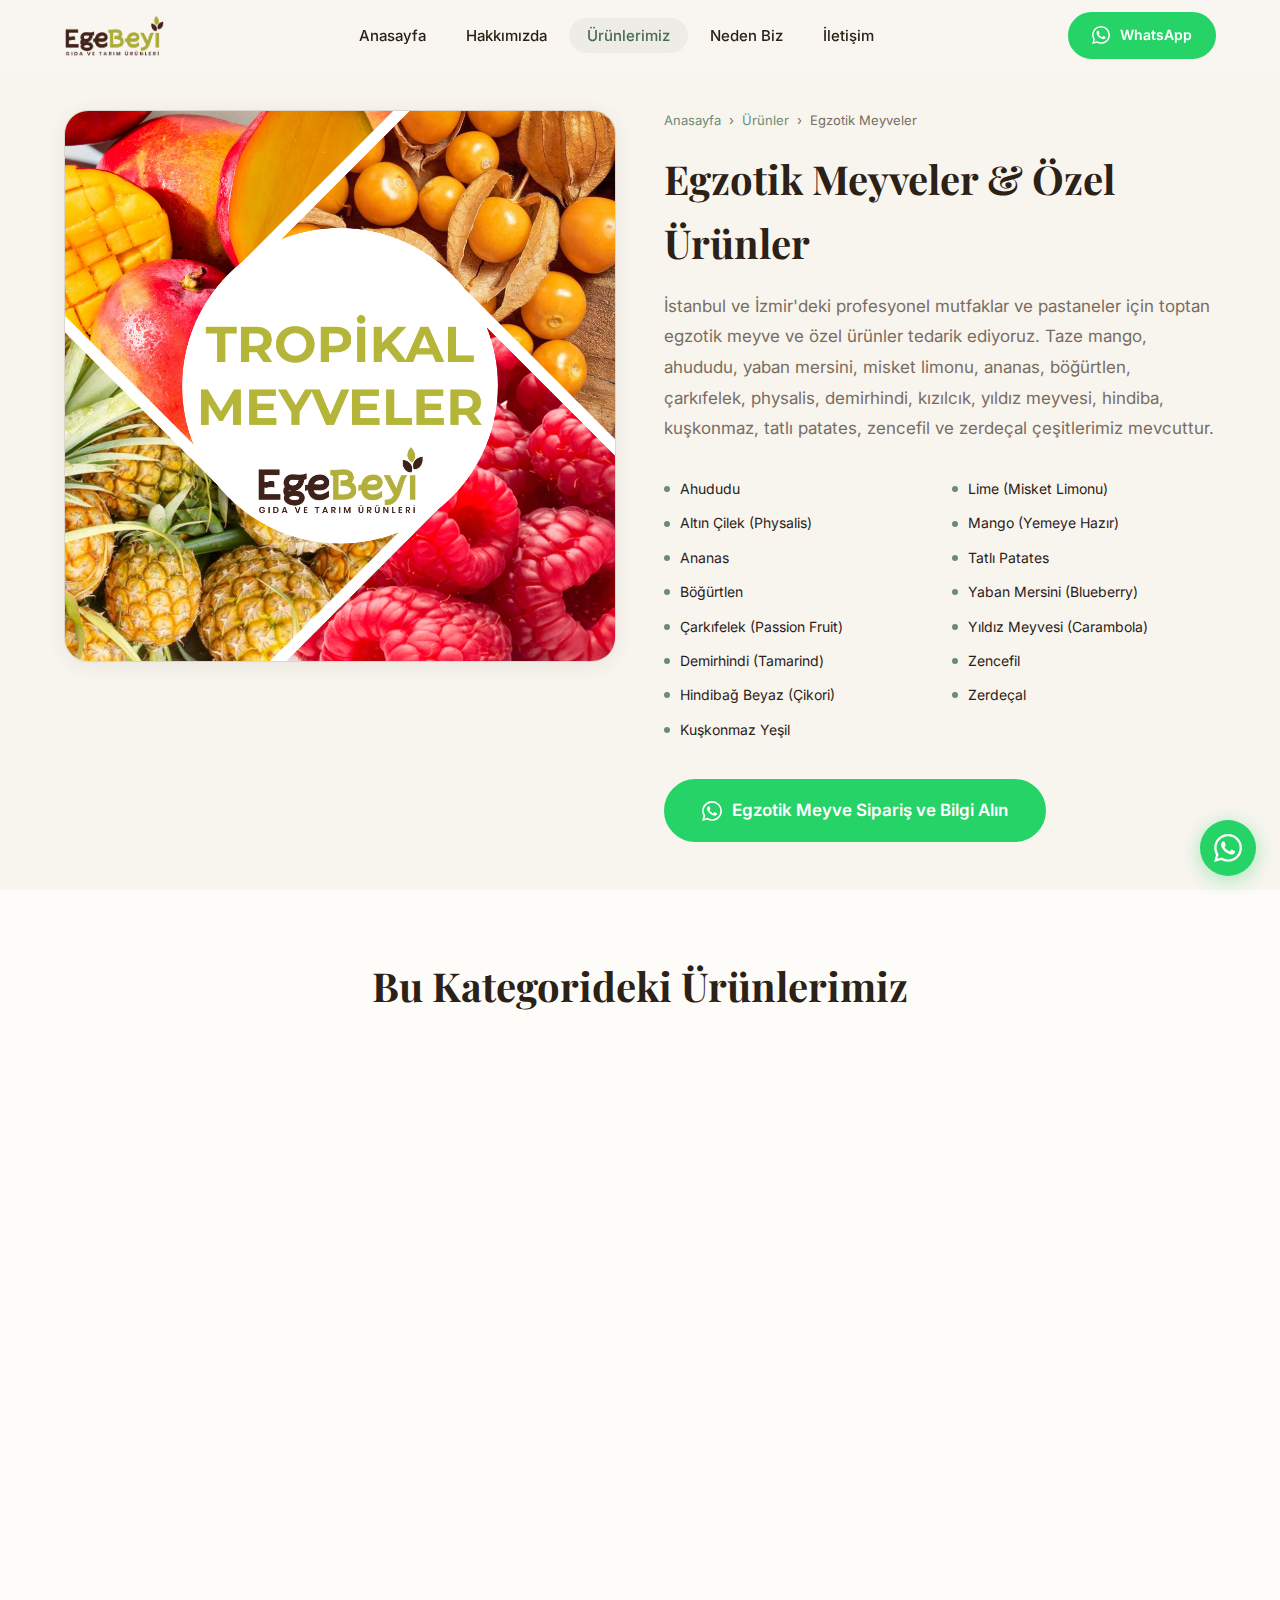
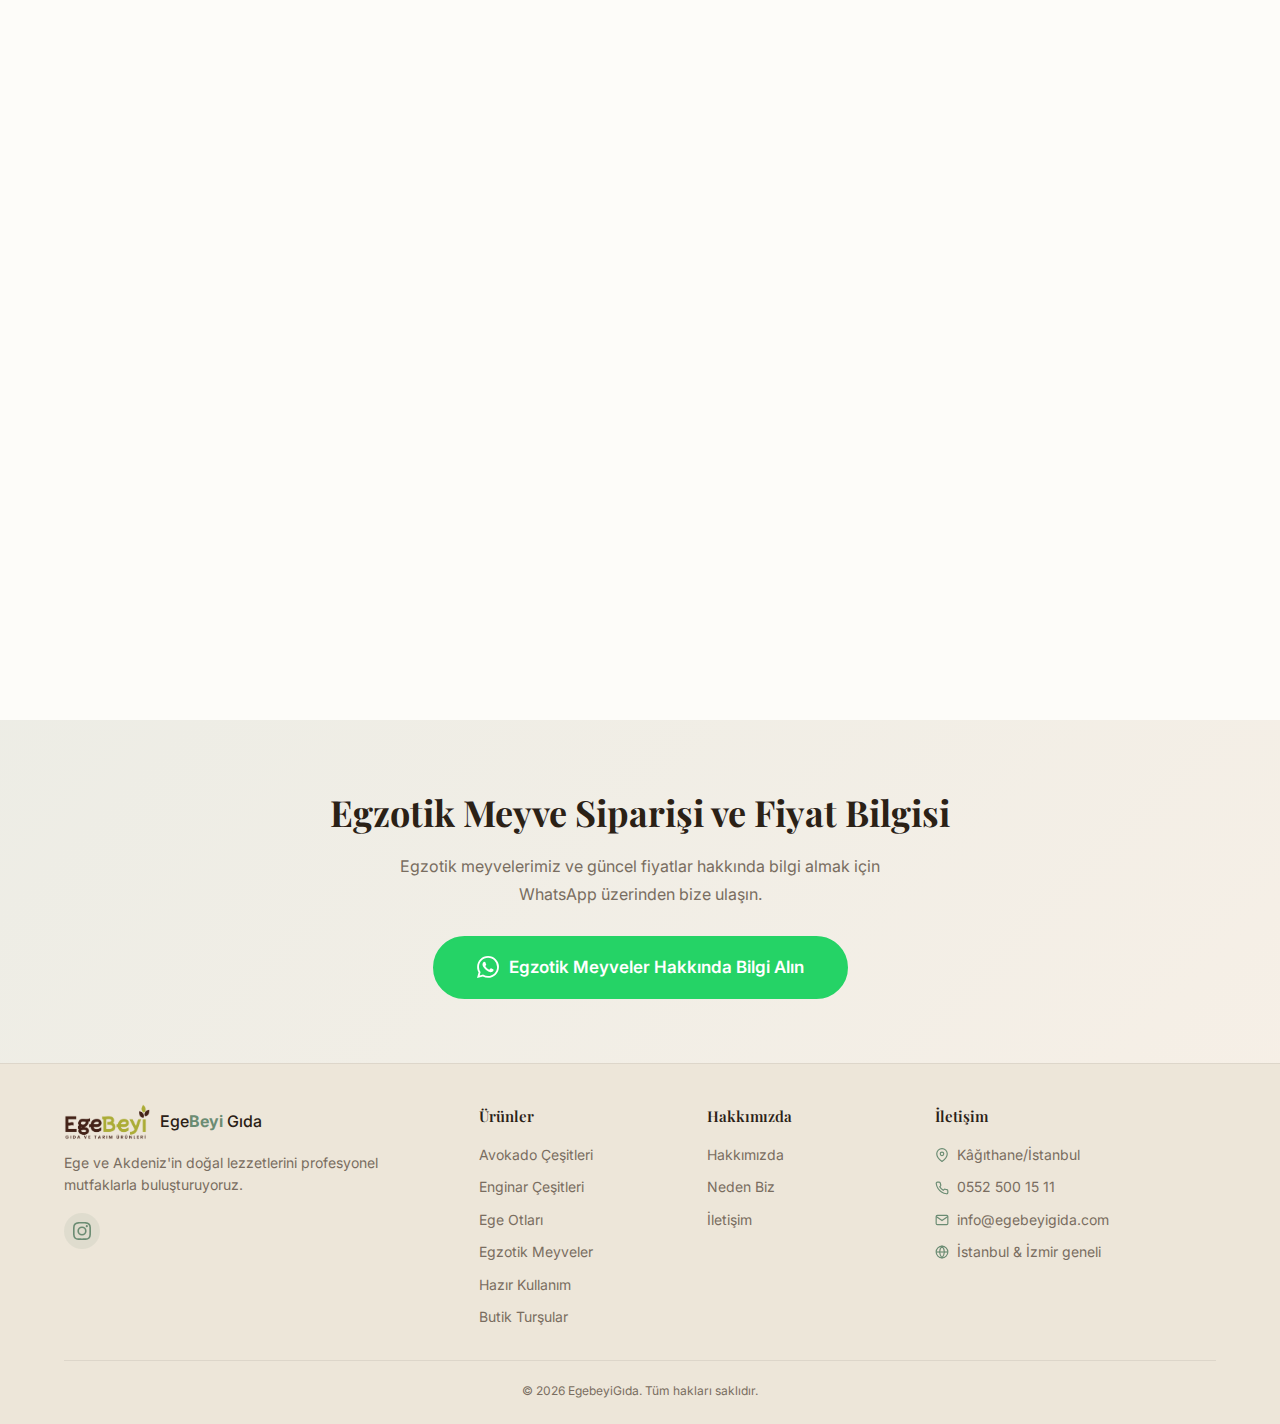
<file: urunler/egzotik-meyveler.html>
<!DOCTYPE html>
<html lang="tr">
<head>
    <meta charset="UTF-8">
    <meta name="viewport" content="width=device-width, initial-scale=1.0">
    <title>Toptan Egzotik Meyveler - Mango, Ahududu, Blueberry, Lime | EgebeyiGıda - İstanbul İzmir Toptan Tedarik</title>
    <meta name="description" content="Taze mango, ahududu, yaban mersini, misket limonu, kuşkonmaz, hindiba, çarkıfelek, physalis ve daha fazlası. İstanbul ve İzmir'e toptan egzotik meyve tedariki.">
    <link rel="canonical" href="https://egebeyigida.com/urunler/egzotik-meyveler.html">
    <link rel="icon" type="image/png" href="../images/egebeyilogo.png">
    <link rel="preconnect" href="https://fonts.googleapis.com">
    <link rel="preconnect" href="https://fonts.gstatic.com" crossorigin>
    <link href="https://fonts.googleapis.com/css2?family=Inter:wght@300;400;500;600;700&family=Playfair+Display:wght@400;500;600;700&display=swap" rel="stylesheet">
    <link rel="stylesheet" href="../styles.css">
</head>
<body>
    <header class="header" id="header">
        <div class="container header__inner">
            <a href="../index.html" class="header__logo"><img src="../images/egebeyilogo.png" alt="EgebeyiGıda logo" height="42"></a>
            <nav class="nav" id="nav">
                <ul class="nav__list">
                    <li><a href="../index.html" class="nav__link">Anasayfa</a></li>
                    <li><a href="../index.html#hakkimizda" class="nav__link">Hakkımızda</a></li>
                    <li><a href="../index.html#urunlerimiz" class="nav__link active">Ürünlerimiz</a></li>
                    <li><a href="../index.html#neden-biz" class="nav__link">Neden Biz</a></li>
                    <li><a href="../index.html#iletisim" class="nav__link">İletişim</a></li>
                </ul>
            </nav>
            <a href="https://wa.me/905525001511?text=Merhaba%2C%20egzotik%20meyveler%20hakk%C4%B1nda%20bilgi%20almak%20istiyorum." class="btn btn--whatsapp header__cta" target="_blank" rel="noopener">
                <svg width="18" height="18" viewBox="0 0 24 24" fill="currentColor"><path d="M17.472 14.382c-.297-.149-1.758-.867-2.03-.967-.273-.099-.471-.148-.67.15-.197.297-.767.966-.94 1.164-.173.199-.347.223-.644.075-.297-.15-1.255-.463-2.39-1.475-.883-.788-1.48-1.761-1.653-2.059-.173-.297-.018-.458.13-.606.134-.133.298-.347.446-.52.149-.174.198-.298.298-.497.099-.198.05-.371-.025-.52-.075-.149-.669-1.612-.916-2.207-.242-.579-.487-.5-.669-.51-.173-.008-.371-.01-.57-.01-.198 0-.52.074-.792.372-.272.297-1.04 1.016-1.04 2.479 0 1.462 1.065 2.875 1.213 3.074.149.198 2.096 3.2 5.077 4.487.709.306 1.262.489 1.694.625.712.227 1.36.195 1.871.118.571-.085 1.758-.719 2.006-1.413.248-.694.248-1.289.173-1.413-.074-.124-.272-.198-.57-.347m-5.421 7.403h-.004a9.87 9.87 0 01-5.031-1.378l-.361-.214-3.741.982.998-3.648-.235-.374a9.86 9.86 0 01-1.51-5.26c.001-5.45 4.436-9.884 9.888-9.884 2.64 0 5.122 1.03 6.988 2.898a9.825 9.825 0 012.893 6.994c-.003 5.45-4.437 9.884-9.885 9.884m8.413-18.297A11.815 11.815 0 0012.05 0C5.495 0 .16 5.335.157 11.892c0 2.096.547 4.142 1.588 5.945L.057 24l6.305-1.654a11.882 11.882 0 005.683 1.448h.005c6.554 0 11.89-5.335 11.893-11.893a11.821 11.821 0 00-3.48-8.413z"/></svg>
                WhatsApp
            </a>
            <button class="hamburger" id="hamburger" aria-label="Menü"><span class="hamburger__line"></span><span class="hamburger__line"></span><span class="hamburger__line"></span></button>
        </div>
    </header>
    <main>
        <section class="product-hero">
            <div class="container">
                <div class="product-hero__grid">
                    <div class="product-hero__image">
                        <img src="../images/Kapak%20Foto%C4%9Fraflar%C4%B1/Tropikal%20Meyveler.png" alt="Egzotik ve tropikal meyveler - İstanbul İzmir toptan" width="600" height="600">
                    </div>
                    <div>
                        <div class="product-hero__breadcrumb">
                            <a href="../index.html">Anasayfa</a> &rsaquo; <a href="../index.html#urunlerimiz">Ürünler</a> &rsaquo; <span>Egzotik Meyveler</span>
                        </div>
                        <h1 class="product-hero__title">Egzotik Meyveler &amp; Özel Ürünler</h1>
                        <p class="product-hero__desc">İstanbul ve İzmir'deki profesyonel mutfaklar ve pastaneler için toptan egzotik meyve ve özel ürünler tedarik ediyoruz. Taze mango, ahududu, yaban mersini, misket limonu, ananas, böğürtlen, çarkıfelek, physalis, demirhindi, kızılcık, yıldız meyvesi, hindiba, kuşkonmaz, tatlı patates, zencefil ve zerdeçal çeşitlerimiz mevcuttur.</p>
                        <ul class="product-detail-list">
                            <li>Ahududu</li>
                            <li>Altın Çilek (Physalis)</li>
                            <li>Ananas</li>
                            <li>Böğürtlen</li>
                            <li>Çarkıfelek (Passion Fruit)</li>
                            <li>Demirhindi (Tamarind)</li>
                            <li>Hindibağ Beyaz (Çikori)</li>
                            <li>Kuşkonmaz Yeşil</li>
                            <li>Lime (Misket Limonu)</li>
                            <li>Mango (Yemeye Hazır)</li>
                            <li>Tatlı Patates</li>
                            <li>Yaban Mersini (Blueberry)</li>
                            <li>Yıldız Meyvesi (Carambola)</li>
                            <li>Zencefil</li>
                            <li>Zerdeçal</li>
                        </ul>
                        <a href="https://wa.me/905525001511?text=Merhaba%2C%20egzotik%20meyveler%20hakk%C4%B1nda%20bilgi%20almak%20istiyorum." class="btn btn--whatsapp btn--lg" target="_blank" rel="noopener">
                            <svg width="20" height="20" viewBox="0 0 24 24" fill="currentColor"><path d="M17.472 14.382c-.297-.149-1.758-.867-2.03-.967-.273-.099-.471-.148-.67.15-.197.297-.767.966-.94 1.164-.173.199-.347.223-.644.075-.297-.15-1.255-.463-2.39-1.475-.883-.788-1.48-1.761-1.653-2.059-.173-.297-.018-.458.13-.606.134-.133.298-.347.446-.52.149-.174.198-.298.298-.497.099-.198.05-.371-.025-.52-.075-.149-.669-1.612-.916-2.207-.242-.579-.487-.5-.669-.51-.173-.008-.371-.01-.57-.01-.198 0-.52.074-.792.372-.272.297-1.04 1.016-1.04 2.479 0 1.462 1.065 2.875 1.213 3.074.149.198 2.096 3.2 5.077 4.487.709.306 1.262.489 1.694.625.712.227 1.36.195 1.871.118.571-.085 1.758-.719 2.006-1.413.248-.694.248-1.289.173-1.413-.074-.124-.272-.198-.57-.347m-5.421 7.403h-.004a9.87 9.87 0 01-5.031-1.378l-.361-.214-3.741.982.998-3.648-.235-.374a9.86 9.86 0 01-1.51-5.26c.001-5.45 4.436-9.884 9.888-9.884 2.64 0 5.122 1.03 6.988 2.898a9.825 9.825 0 012.893 6.994c-.003 5.45-4.437 9.884-9.885 9.884m8.413-18.297A11.815 11.815 0 0012.05 0C5.495 0 .16 5.335.157 11.892c0 2.096.547 4.142 1.588 5.945L.057 24l6.305-1.654a11.882 11.882 0 005.683 1.448h.005c6.554 0 11.89-5.335 11.893-11.893a11.821 11.821 0 00-3.48-8.413z"/></svg>
                            Egzotik Meyve Sipariş ve Bilgi Alın
                        </a>
                    </div>
                </div>
            </div>
        </section>

        <section class="section section--white">
            <div class="container">
                <div class="section__header">
                    <h2 class="section__title">Bu Kategorideki Ürünlerimiz</h2>
                </div>
                <div class="products-grid">
                    <div class="product-card">
                        <div class="product-card__image"><img src="../images/mango.jpeg" alt="Taze mango" loading="lazy" width="400" height="400"></div>
                        <div class="product-card__body">
                            <h3 class="product-card__title">Mango</h3>
                            <p class="product-card__desc">Yemeye hazır taze mango. Pastane ve restoran mutfakları için ideal.</p>
                        </div>
                    </div>
                    <div class="product-card">
                        <div class="product-card__image"><img src="../images/ahududu.jpeg" alt="Taze ahududu" loading="lazy" width="400" height="400"></div>
                        <div class="product-card__body">
                            <h3 class="product-card__title">Ahududu</h3>
                            <p class="product-card__desc">Taze ahududu. Pasta dekorasyonu ve tatlı yapımı için premium kalite.</p>
                        </div>
                    </div>
                    <div class="product-card">
                        <div class="product-card__image"><img src="../images/yaban-mersini.jpeg" alt="Yaban mersini blueberry" loading="lazy" width="400" height="400"></div>
                        <div class="product-card__body">
                            <h3 class="product-card__title">Yaban Mersini (Blueberry)</h3>
                            <p class="product-card__desc">Taze yaban mersini. Antioksidan deposu, tatlı ve pastane ürünleri için.</p>
                        </div>
                    </div>
                    <div class="product-card">
                        <div class="product-card__image"><img src="../images/misket-limonu.jpeg" alt="Misket limonu lime" loading="lazy" width="400" height="400"></div>
                        <div class="product-card__body">
                            <h3 class="product-card__title">Lime (Misket Limonu)</h3>
                            <p class="product-card__desc">Brezilya menşei misket limonu. Kokteyl ve mutfak kullanımı için taze.</p>
                        </div>
                    </div>
                    <div class="product-card">
                        <div class="product-card__image"><img src="../images/kuskonmaz.jpeg" alt="Yeşil kuşkonmaz" loading="lazy" width="400" height="400"></div>
                        <div class="product-card__body">
                            <h3 class="product-card__title">Kuşkonmaz Yeşil</h3>
                            <p class="product-card__desc">Taze yeşil kuşkonmaz. Fine dining restoranlar için premium kalite.</p>
                        </div>
                    </div>
                    <div class="product-card">
                        <div class="product-card__image"><img src="../images/hindiba.jpeg" alt="Beyaz hindiba çikori" loading="lazy" width="400" height="400"></div>
                        <div class="product-card__body">
                            <h3 class="product-card__title">Hindibağ Beyaz (Çikori)</h3>
                            <p class="product-card__desc">Beyaz hindiba. Salata ve garnitür için özel ürün.</p>
                        </div>
                    </div>
                    <div class="product-card">
                        <div class="product-card__image"><img src="../images/ananas.jpeg" alt="Taze ananas" loading="lazy" width="400" height="400"></div>
                        <div class="product-card__body">
                            <h3 class="product-card__title">Ananas</h3>
                            <p class="product-card__desc">Taze ananas. Otel ve restoran mutfakları için toptan tedarik.</p>
                        </div>
                    </div>
                    <div class="product-card">
                        <div class="product-card__image"><img src="../images/bogurtlen.jpeg" alt="Taze böğürtlen" loading="lazy" width="400" height="400"></div>
                        <div class="product-card__body">
                            <h3 class="product-card__title">Böğürtlen</h3>
                            <p class="product-card__desc">Taze böğürtlen. Pasta ve tatlı dekorasyonu için premium kalite.</p>
                        </div>
                    </div>
                    <div class="product-card">
                        <div class="product-card__image"><img src="../images/carkifelek.jpeg" alt="Çarkıfelek passion fruit" loading="lazy" width="400" height="400"></div>
                        <div class="product-card__body">
                            <h3 class="product-card__title">Çarkıfelek (Passion Fruit)</h3>
                            <p class="product-card__desc">Taze çarkıfelek meyvesi. Kokteyl, tatlı ve sos yapımı için.</p>
                        </div>
                    </div>
                    <div class="product-card">
                        <div class="product-card__image"><img src="../images/altin-cilek-physalis.jpeg" alt="Altın çilek physalis" loading="lazy" width="400" height="400"></div>
                        <div class="product-card__body">
                            <h3 class="product-card__title">Altın Çilek (Physalis)</h3>
                            <p class="product-card__desc">Altın çilek. Tabak dekorasyonu ve garnitürlerde sıkça tercih edilen egzotik meyve.</p>
                        </div>
                    </div>
                    <div class="product-card">
                        <div class="product-card__image"><img src="../images/tatli-patates.jpeg" alt="Tatlı patates" loading="lazy" width="400" height="400"></div>
                        <div class="product-card__body">
                            <h3 class="product-card__title">Tatlı Patates</h3>
                            <p class="product-card__desc">Taze tatlı patates. Sağlıklı menü alternatifleri için toptan tedarik.</p>
                        </div>
                    </div>
                    <div class="product-card">
                        <div class="product-card__image"><img src="../images/zencefil.jpeg" alt="Taze zencefil" loading="lazy" width="400" height="400"></div>
                        <div class="product-card__body">
                            <h3 class="product-card__title">Zencefil</h3>
                            <p class="product-card__desc">Taze zencefil. Asya mutfağı ve içecek hazırlama için toptan.</p>
                        </div>
                    </div>
                </div>
            </div>
        </section>

        <section class="cta-section">
            <div class="container">
                <h2 class="cta-section__title">Egzotik Meyve Siparişi ve Fiyat Bilgisi</h2>
                <p class="cta-section__desc">Egzotik meyvelerimiz ve güncel fiyatlar hakkında bilgi almak için WhatsApp üzerinden bize ulaşın.</p>
                <a href="https://wa.me/905525001511?text=Merhaba%2C%20egzotik%20meyveler%20hakk%C4%B1nda%20fiyat%20bilgisi%20almak%20istiyorum." class="btn btn--whatsapp cta-section__btn" target="_blank" rel="noopener">
                    <svg width="22" height="22" viewBox="0 0 24 24" fill="currentColor"><path d="M17.472 14.382c-.297-.149-1.758-.867-2.03-.967-.273-.099-.471-.148-.67.15-.197.297-.767.966-.94 1.164-.173.199-.347.223-.644.075-.297-.15-1.255-.463-2.39-1.475-.883-.788-1.48-1.761-1.653-2.059-.173-.297-.018-.458.13-.606.134-.133.298-.347.446-.52.149-.174.198-.298.298-.497.099-.198.05-.371-.025-.52-.075-.149-.669-1.612-.916-2.207-.242-.579-.487-.5-.669-.51-.173-.008-.371-.01-.57-.01-.198 0-.52.074-.792.372-.272.297-1.04 1.016-1.04 2.479 0 1.462 1.065 2.875 1.213 3.074.149.198 2.096 3.2 5.077 4.487.709.306 1.262.489 1.694.625.712.227 1.36.195 1.871.118.571-.085 1.758-.719 2.006-1.413.248-.694.248-1.289.173-1.413-.074-.124-.272-.198-.57-.347m-5.421 7.403h-.004a9.87 9.87 0 01-5.031-1.378l-.361-.214-3.741.982.998-3.648-.235-.374a9.86 9.86 0 01-1.51-5.26c.001-5.45 4.436-9.884 9.888-9.884 2.64 0 5.122 1.03 6.988 2.898a9.825 9.825 0 012.893 6.994c-.003 5.45-4.437 9.884-9.885 9.884m8.413-18.297A11.815 11.815 0 0012.05 0C5.495 0 .16 5.335.157 11.892c0 2.096.547 4.142 1.588 5.945L.057 24l6.305-1.654a11.882 11.882 0 005.683 1.448h.005c6.554 0 11.89-5.335 11.893-11.893a11.821 11.821 0 00-3.48-8.413z"/></svg>
                    Egzotik Meyveler Hakkında Bilgi Alın
                </a>
            </div>
        </section>
    </main>
    <footer class="footer">
        <div class="container">
            <div class="footer__grid">
                <div>
                    <div class="footer__brand">
                        <img src="../images/egebeyilogo.png" alt="EgebeyiGıda logo" height="36">
                        <span class="footer__brand-text">Ege<strong>Beyi</strong> Gıda</span>
                    </div>
                    <p class="footer__tagline">Ege ve Akdeniz'in doğal lezzetlerini profesyonel mutfaklarla buluşturuyoruz.</p>
                    <div class="footer__social">
                        <a href="https://www.instagram.com/egebeyigida/" target="_blank" rel="noopener" aria-label="Instagram">
                            <svg width="18" height="18" viewBox="0 0 24 24" fill="currentColor"><path d="M12 2.163c3.204 0 3.584.012 4.85.07 3.252.148 4.771 1.691 4.919 4.919.058 1.265.069 1.645.069 4.849 0 3.205-.012 3.584-.069 4.849-.149 3.225-1.664 4.771-4.919 4.919-1.266.058-1.644.07-4.85.07-3.204 0-3.584-.012-4.849-.07-3.26-.149-4.771-1.699-4.919-4.92-.058-1.265-.07-1.644-.07-4.849 0-3.204.013-3.583.07-4.849.149-3.227 1.664-4.771 4.919-4.919 1.266-.057 1.645-.069 4.849-.069zM12 0C8.741 0 8.333.014 7.053.072 2.695.272.273 2.69.073 7.052.014 8.333 0 8.741 0 12c0 3.259.014 3.668.072 4.948.2 4.358 2.618 6.78 6.98 6.98C8.333 23.986 8.741 24 12 24c3.259 0 3.668-.014 4.948-.072 4.354-.2 6.782-2.618 6.979-6.98.059-1.28.073-1.689.073-4.948 0-3.259-.014-3.667-.072-4.947-.196-4.354-2.617-6.78-6.979-6.98C15.668.014 15.259 0 12 0zm0 5.838a6.162 6.162 0 100 12.324 6.162 6.162 0 000-12.324zM12 16a4 4 0 110-8 4 4 0 010 8zm6.406-11.845a1.44 1.44 0 100 2.881 1.44 1.44 0 000-2.881z"/></svg>
                        </a>
                    </div>
                </div>
                <div>
                    <h4 class="footer__heading">Ürünler</h4>
                    <div class="footer__links">
                        <a href="avokado.html">Avokado Çeşitleri</a>
                        <a href="enginar.html">Enginar Çeşitleri</a>
                        <a href="ege-otlari.html">Ege Otları</a>
                        <a href="egzotik-meyveler.html">Egzotik Meyveler</a>
                        <a href="hazir-kullanim.html">Hazır Kullanım</a>
                        <a href="tursu.html">Butik Turşular</a>
                    </div>
                </div>
                <div>
                    <h4 class="footer__heading">Hakkımızda</h4>
                    <div class="footer__links">
                        <a href="../index.html#hakkimizda">Hakkımızda</a>
                        <a href="../index.html#neden-biz">Neden Biz</a>
                        <a href="../index.html#iletisim">İletişim</a>
                    </div>
                </div>
                <div>
                    <h4 class="footer__heading">İletişim</h4>
                    <div class="footer__contact-item">
                        <svg width="14" height="14" viewBox="0 0 24 24" fill="none" stroke="currentColor" stroke-width="2"><path d="M21 10c0 7-9 13-9 13s-9-6-9-13a9 9 0 0 1 18 0z"/><circle cx="12" cy="10" r="3"/></svg>
                        Kâğıthane/İstanbul
                    </div>
                    <div class="footer__contact-item">
                        <svg width="14" height="14" viewBox="0 0 24 24" fill="none" stroke="currentColor" stroke-width="2"><path d="M22 16.92v3a2 2 0 0 1-2.18 2 19.79 19.79 0 0 1-8.63-3.07 19.5 19.5 0 0 1-6-6 19.79 19.79 0 0 1-3.07-8.67A2 2 0 0 1 4.11 2h3a2 2 0 0 1 2 1.72 12.84 12.84 0 0 0 .7 2.81 2 2 0 0 1-.45 2.11L8.09 9.91a16 16 0 0 0 6 6l1.27-1.27a2 2 0 0 1 2.11-.45 12.84 12.84 0 0 0 2.81.7A2 2 0 0 1 22 16.92z"/></svg>
                        <a href="tel:+905525001511">0552 500 15 11</a>
                    </div>
                    <div class="footer__contact-item">
                        <svg width="14" height="14" viewBox="0 0 24 24" fill="none" stroke="currentColor" stroke-width="2"><path d="M4 4h16c1.1 0 2 .9 2 2v12c0 1.1-.9 2-2 2H4c-1.1 0-2-.9-2-2V6c0-1.1.9-2 2-2z"/><polyline points="22,6 12,13 2,6"/></svg>
                        <a href="mailto:info@egebeyigida.com">info@egebeyigida.com</a>
                    </div>
                    <div class="footer__contact-item">
                        <svg width="14" height="14" viewBox="0 0 24 24" fill="none" stroke="currentColor" stroke-width="2"><circle cx="12" cy="12" r="10"/><line x1="2" y1="12" x2="22" y2="12"/><path d="M12 2a15.3 15.3 0 0 1 4 10 15.3 15.3 0 0 1-4 10 15.3 15.3 0 0 1-4-10 15.3 15.3 0 0 1 4-10z"/></svg>
                        İstanbul & İzmir geneli
                    </div>
                </div>
            </div>
            <div class="footer__bottom">
                <p class="footer__copy">&copy; 2026 EgebeyiGıda. Tüm hakları saklıdır.</p>
            </div>
        </div>
    </footer>
    <a href="https://wa.me/905525001511?text=Merhaba%2C%20egzotik%20meyveler%20hakk%C4%B1nda%20bilgi%20almak%20istiyorum." class="whatsapp-float" target="_blank" rel="noopener" aria-label="WhatsApp"><svg width="28" height="28" viewBox="0 0 24 24" fill="currentColor"><path d="M17.472 14.382c-.297-.149-1.758-.867-2.03-.967-.273-.099-.471-.148-.67.15-.197.297-.767.966-.94 1.164-.173.199-.347.223-.644.075-.297-.15-1.255-.463-2.39-1.475-.883-.788-1.48-1.761-1.653-2.059-.173-.297-.018-.458.13-.606.134-.133.298-.347.446-.52.149-.174.198-.298.298-.497.099-.198.05-.371-.025-.52-.075-.149-.669-1.612-.916-2.207-.242-.579-.487-.5-.669-.51-.173-.008-.371-.01-.57-.01-.198 0-.52.074-.792.372-.272.297-1.04 1.016-1.04 2.479 0 1.462 1.065 2.875 1.213 3.074.149.198 2.096 3.2 5.077 4.487.709.306 1.262.489 1.694.625.712.227 1.36.195 1.871.118.571-.085 1.758-.719 2.006-1.413.248-.694.248-1.289.173-1.413-.074-.124-.272-.198-.57-.347m-5.421 7.403h-.004a9.87 9.87 0 01-5.031-1.378l-.361-.214-3.741.982.998-3.648-.235-.374a9.86 9.86 0 01-1.51-5.26c.001-5.45 4.436-9.884 9.888-9.884 2.64 0 5.122 1.03 6.988 2.898a9.825 9.825 0 012.893 6.994c-.003 5.45-4.437 9.884-9.885 9.884m8.413-18.297A11.815 11.815 0 0012.05 0C5.495 0 .16 5.335.157 11.892c0 2.096.547 4.142 1.588 5.945L.057 24l6.305-1.654a11.882 11.882 0 005.683 1.448h.005c6.554 0 11.89-5.335 11.893-11.893a11.821 11.821 0 00-3.48-8.413z"/></svg></a>
    <script src="../script.js"></script>
</body>
</html>
</file>
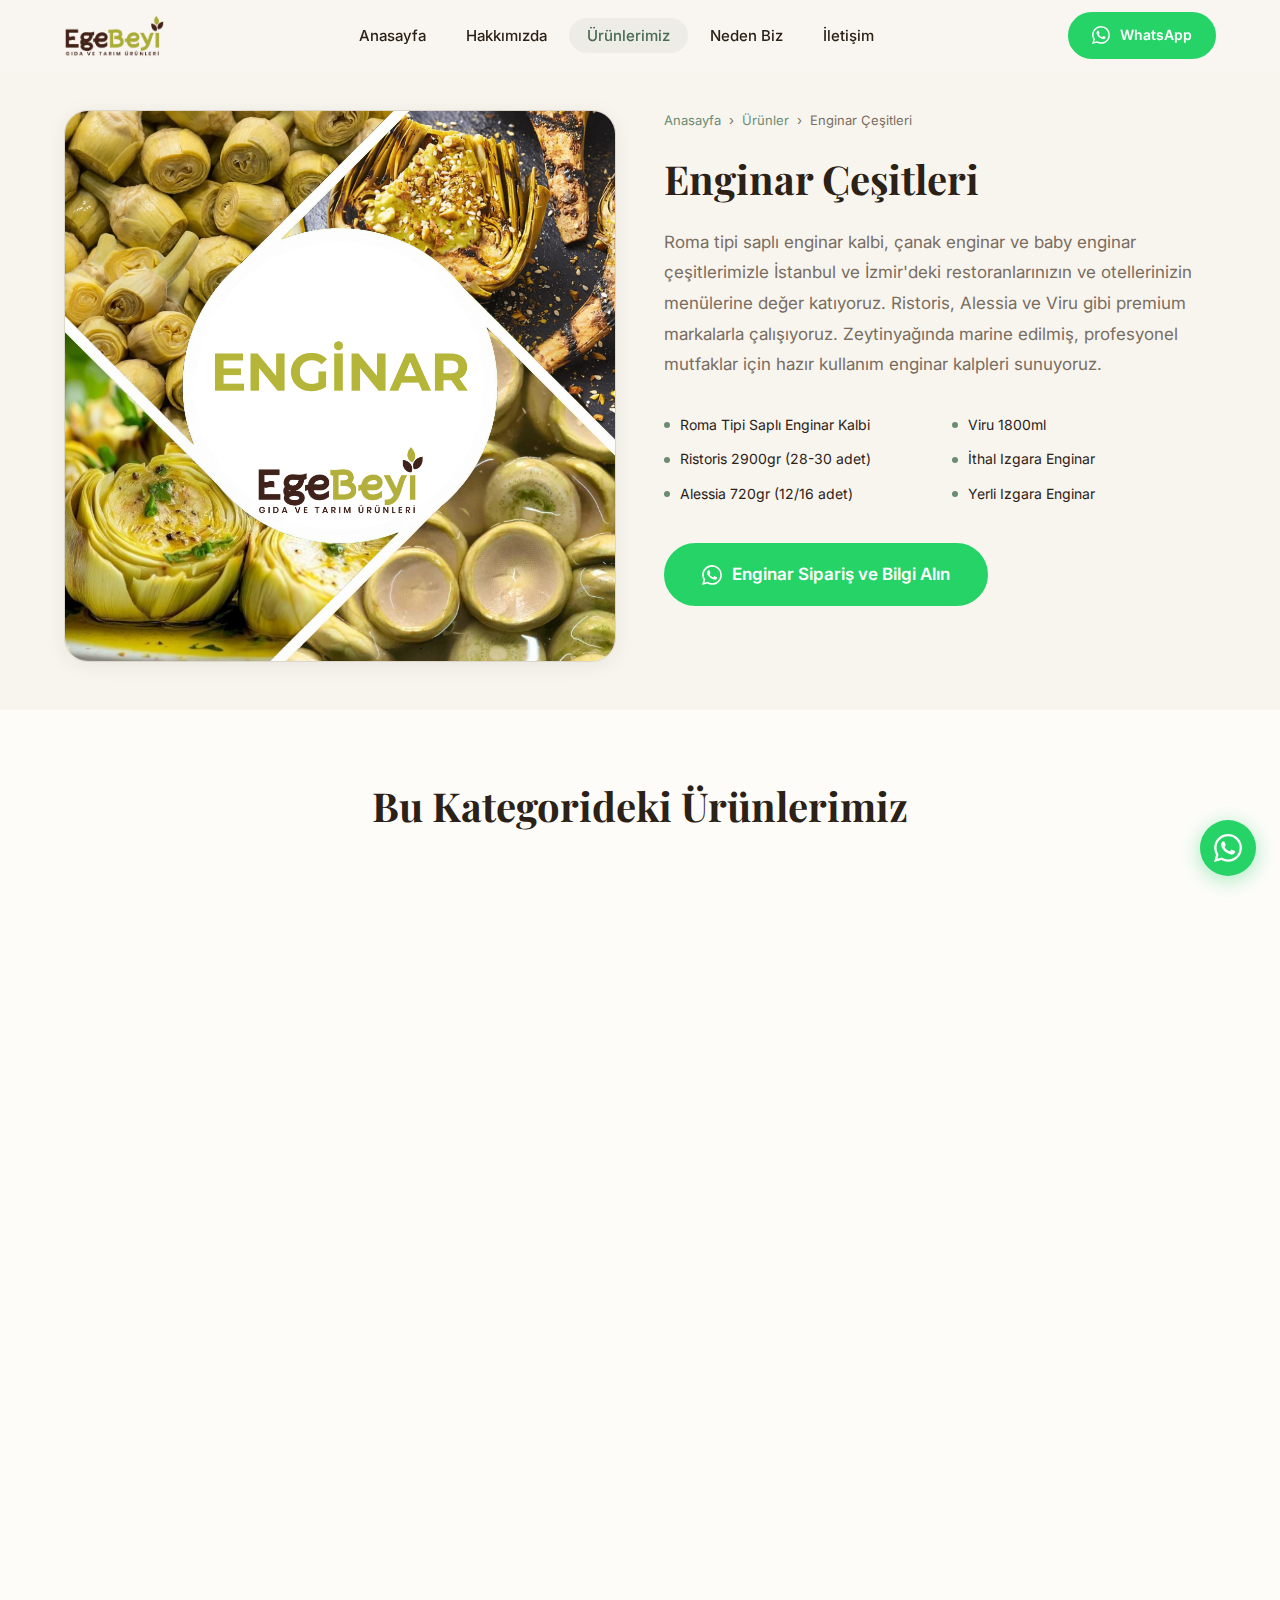
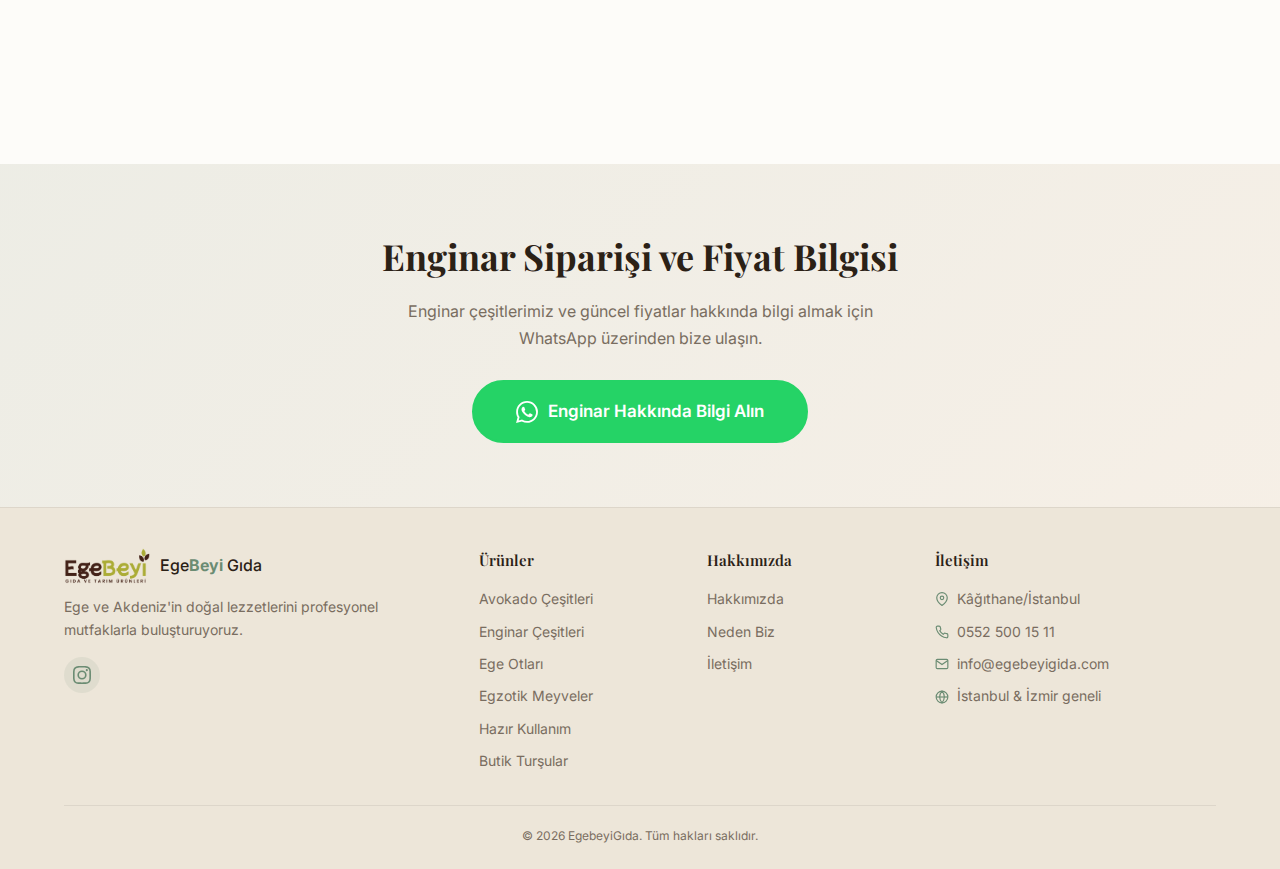
<file: urunler/enginar.html>
<!DOCTYPE html>
<html lang="tr">
<head>
    <meta charset="UTF-8">
    <meta name="viewport" content="width=device-width, initial-scale=1.0">
    <title>Toptan Enginar Kalbi Çeşitleri - Saplı, Çanak, Baby | EgebeyiGıda - İstanbul İzmir Toptan Tedarik</title>
    <meta name="description" content="Roma tipi saplı enginar kalbi, çanak enginar ve baby enginar toptan tedarik. Ristoris, Alessia, Viru markaları. İstanbul ve İzmir'e soğuk zincir ile teslimat.">
    <link rel="canonical" href="https://egebeyigida.com/urunler/enginar.html">
    <link rel="icon" type="image/png" href="../images/egebeyilogo.png">
    <link rel="preconnect" href="https://fonts.googleapis.com">
    <link rel="preconnect" href="https://fonts.gstatic.com" crossorigin>
    <link href="https://fonts.googleapis.com/css2?family=Inter:wght@300;400;500;600;700&family=Playfair+Display:wght@400;500;600;700&display=swap" rel="stylesheet">
    <link rel="stylesheet" href="../styles.css">
</head>
<body>
    <header class="header" id="header">
        <div class="container header__inner">
            <a href="../index.html" class="header__logo"><img src="../images/egebeyilogo.png" alt="EgebeyiGıda logo" height="42"></a>
            <nav class="nav" id="nav">
                <ul class="nav__list">
                    <li><a href="../index.html" class="nav__link">Anasayfa</a></li>
                    <li><a href="../index.html#hakkimizda" class="nav__link">Hakkımızda</a></li>
                    <li><a href="../index.html#urunlerimiz" class="nav__link active">Ürünlerimiz</a></li>
                    <li><a href="../index.html#neden-biz" class="nav__link">Neden Biz</a></li>
                    <li><a href="../index.html#iletisim" class="nav__link">İletişim</a></li>
                </ul>
            </nav>
            <a href="https://wa.me/905525001511?text=Merhaba%2C%20enginar%20%C3%A7e%C5%9Fitleriniz%20hakk%C4%B1nda%20bilgi%20almak%20istiyorum." class="btn btn--whatsapp header__cta" target="_blank" rel="noopener">
                <svg width="18" height="18" viewBox="0 0 24 24" fill="currentColor"><path d="M17.472 14.382c-.297-.149-1.758-.867-2.03-.967-.273-.099-.471-.148-.67.15-.197.297-.767.966-.94 1.164-.173.199-.347.223-.644.075-.297-.15-1.255-.463-2.39-1.475-.883-.788-1.48-1.761-1.653-2.059-.173-.297-.018-.458.13-.606.134-.133.298-.347.446-.52.149-.174.198-.298.298-.497.099-.198.05-.371-.025-.52-.075-.149-.669-1.612-.916-2.207-.242-.579-.487-.5-.669-.51-.173-.008-.371-.01-.57-.01-.198 0-.52.074-.792.372-.272.297-1.04 1.016-1.04 2.479 0 1.462 1.065 2.875 1.213 3.074.149.198 2.096 3.2 5.077 4.487.709.306 1.262.489 1.694.625.712.227 1.36.195 1.871.118.571-.085 1.758-.719 2.006-1.413.248-.694.248-1.289.173-1.413-.074-.124-.272-.198-.57-.347m-5.421 7.403h-.004a9.87 9.87 0 01-5.031-1.378l-.361-.214-3.741.982.998-3.648-.235-.374a9.86 9.86 0 01-1.51-5.26c.001-5.45 4.436-9.884 9.888-9.884 2.64 0 5.122 1.03 6.988 2.898a9.825 9.825 0 012.893 6.994c-.003 5.45-4.437 9.884-9.885 9.884m8.413-18.297A11.815 11.815 0 0012.05 0C5.495 0 .16 5.335.157 11.892c0 2.096.547 4.142 1.588 5.945L.057 24l6.305-1.654a11.882 11.882 0 005.683 1.448h.005c6.554 0 11.89-5.335 11.893-11.893a11.821 11.821 0 00-3.48-8.413z"/></svg>
                WhatsApp
            </a>
            <button class="hamburger" id="hamburger" aria-label="Menü"><span class="hamburger__line"></span><span class="hamburger__line"></span><span class="hamburger__line"></span></button>
        </div>
    </header>
    <main>
        <section class="product-hero">
            <div class="container">
                <div class="product-hero__grid">
                    <div class="product-hero__image">
                        <img src="../images/Kapak%20Foto%C4%9Fraflar%C4%B1/Enginar.png" alt="Enginar kalbi çeşitleri - İstanbul İzmir toptan enginar" width="600" height="600">
                    </div>
                    <div>
                        <div class="product-hero__breadcrumb">
                            <a href="../index.html">Anasayfa</a> &rsaquo; <a href="../index.html#urunlerimiz">Ürünler</a> &rsaquo; <span>Enginar Çeşitleri</span>
                        </div>
                        <h1 class="product-hero__title">Enginar Çeşitleri</h1>
                        <p class="product-hero__desc">Roma tipi saplı enginar kalbi, çanak enginar ve baby enginar çeşitlerimizle İstanbul ve İzmir'deki restoranlarınızın ve otellerinizin menülerine değer katıyoruz. Ristoris, Alessia ve Viru gibi premium markalarla çalışıyoruz. Zeytinyağında marine edilmiş, profesyonel mutfaklar için hazır kullanım enginar kalpleri sunuyoruz.</p>
                        <ul class="product-detail-list">
                            <li>Roma Tipi Saplı Enginar Kalbi</li>
                            <li>Ristoris 2900gr (28-30 adet)</li>
                            <li>Alessia 720gr (12/16 adet)</li>
                            <li>Viru 1800ml</li>
                            <li>İthal Izgara Enginar</li>
                            <li>Yerli Izgara Enginar</li>
                        </ul>
                        <a href="https://wa.me/905525001511?text=Merhaba%2C%20enginar%20%C3%A7e%C5%9Fitleriniz%20hakk%C4%B1nda%20bilgi%20almak%20istiyorum." class="btn btn--whatsapp btn--lg" target="_blank" rel="noopener">
                            <svg width="20" height="20" viewBox="0 0 24 24" fill="currentColor"><path d="M17.472 14.382c-.297-.149-1.758-.867-2.03-.967-.273-.099-.471-.148-.67.15-.197.297-.767.966-.94 1.164-.173.199-.347.223-.644.075-.297-.15-1.255-.463-2.39-1.475-.883-.788-1.48-1.761-1.653-2.059-.173-.297-.018-.458.13-.606.134-.133.298-.347.446-.52.149-.174.198-.298.298-.497.099-.198.05-.371-.025-.52-.075-.149-.669-1.612-.916-2.207-.242-.579-.487-.5-.669-.51-.173-.008-.371-.01-.57-.01-.198 0-.52.074-.792.372-.272.297-1.04 1.016-1.04 2.479 0 1.462 1.065 2.875 1.213 3.074.149.198 2.096 3.2 5.077 4.487.709.306 1.262.489 1.694.625.712.227 1.36.195 1.871.118.571-.085 1.758-.719 2.006-1.413.248-.694.248-1.289.173-1.413-.074-.124-.272-.198-.57-.347m-5.421 7.403h-.004a9.87 9.87 0 01-5.031-1.378l-.361-.214-3.741.982.998-3.648-.235-.374a9.86 9.86 0 01-1.51-5.26c.001-5.45 4.436-9.884 9.888-9.884 2.64 0 5.122 1.03 6.988 2.898a9.825 9.825 0 012.893 6.994c-.003 5.45-4.437 9.884-9.885 9.884m8.413-18.297A11.815 11.815 0 0012.05 0C5.495 0 .16 5.335.157 11.892c0 2.096.547 4.142 1.588 5.945L.057 24l6.305-1.654a11.882 11.882 0 005.683 1.448h.005c6.554 0 11.89-5.335 11.893-11.893a11.821 11.821 0 00-3.48-8.413z"/></svg>
                            Enginar Sipariş ve Bilgi Alın
                        </a>
                    </div>
                </div>
            </div>
        </section>
        <section class="section section--white">
            <div class="container">
                <div class="section__header"><h2 class="section__title">Bu Kategorideki Ürünlerimiz</h2></div>
                <div class="products-grid">
                    <div class="product-card">
                        <div class="product-card__image"><img src="../images/enginar-kalbi-izgara.jpeg" alt="Izgara enginar kalbi İstanbul İzmir" loading="lazy" width="400" height="400"></div>
                        <div class="product-card__body">
                            <h3 class="product-card__title">Saplı Enginar Kalbi</h3>
                            <p class="product-card__desc">Roma tipi saplı enginar kalbi. Fine dining sunumlar için ideal, zeytinyağında marine edilmiş.</p>
                        </div>
                    </div>
                    <div class="product-card">
                        <div class="product-card__image"><img src="../images/ristoris-enginar.jpeg" alt="Ristoris enginar kalbi 2900gr" loading="lazy" width="400" height="400"></div>
                        <div class="product-card__body">
                            <h3 class="product-card__title">Ristoris Enginar 2900gr</h3>
                            <p class="product-card__desc">Ristoris marka enginar kalbi. 2900gr ambalajda 28-30 adet. Profesyonel mutfaklar için.</p>
                        </div>
                    </div>
                    <div class="product-card">
                        <div class="product-card__image"><img src="../images/alessia-enginar.jpeg" alt="Alessia enginar kalbi 720gr" loading="lazy" width="400" height="400"></div>
                        <div class="product-card__body">
                            <h3 class="product-card__title">Alessia Enginar 720gr</h3>
                            <p class="product-card__desc">Alessia marka enginar kalbi. 720gr ambalajda 12/16 adet. Kaliteli ve lezzetli.</p>
                        </div>
                    </div>
                    <div class="product-card">
                        <div class="product-card__image"><img src="../images/viru-enginar.jpeg" alt="Viru enginar 1800ml" loading="lazy" width="400" height="400"></div>
                        <div class="product-card__body">
                            <h3 class="product-card__title">Viru Enginar 1800ml</h3>
                            <p class="product-card__desc">Viru marka enginar kalbi. 1800ml ambalaj. Premium kalite enginar.</p>
                        </div>
                    </div>
                    <div class="product-card">
                        <div class="product-card__image product-card__image--placeholder" data-placeholder="true" data-product-name="İthal Izgara Enginar"></div>
                        <div class="product-card__body">
                            <h3 class="product-card__title">İthal Izgara Enginar</h3>
                            <p class="product-card__desc">İthal, ızgaraya hazır marine edilmiş enginar. Hafif ısıtılıp zeytinyağı ve balsamik ile servis edilir.</p>
                        </div>
                    </div>
                    <div class="product-card">
                        <div class="product-card__image product-card__image--placeholder" data-placeholder="true" data-product-name="Yerli Izgara Enginar"></div>
                        <div class="product-card__body">
                            <h3 class="product-card__title">Yerli Izgara Enginar</h3>
                            <p class="product-card__desc">Yerli üretim ızgara enginar. Doğal lezzet. Izgara üzerinde yoğurt veya tarator ile sunulabilir.</p>
                        </div>
                    </div>
                </div>
            </div>
        </section>
        <section class="cta-section">
            <div class="container">
                <h2 class="cta-section__title">Enginar Siparişi ve Fiyat Bilgisi</h2>
                <p class="cta-section__desc">Enginar çeşitlerimiz ve güncel fiyatlar hakkında bilgi almak için WhatsApp üzerinden bize ulaşın.</p>
                <a href="https://wa.me/905525001511?text=Merhaba%2C%20enginar%20%C3%A7e%C5%9Fitleriniz%20ve%20fiyatlar%C4%B1%20hakk%C4%B1nda%20bilgi%20almak%20istiyorum." class="btn btn--whatsapp cta-section__btn" target="_blank" rel="noopener">
                    <svg width="22" height="22" viewBox="0 0 24 24" fill="currentColor"><path d="M17.472 14.382c-.297-.149-1.758-.867-2.03-.967-.273-.099-.471-.148-.67.15-.197.297-.767.966-.94 1.164-.173.199-.347.223-.644.075-.297-.15-1.255-.463-2.39-1.475-.883-.788-1.48-1.761-1.653-2.059-.173-.297-.018-.458.13-.606.134-.133.298-.347.446-.52.149-.174.198-.298.298-.497.099-.198.05-.371-.025-.52-.075-.149-.669-1.612-.916-2.207-.242-.579-.487-.5-.669-.51-.173-.008-.371-.01-.57-.01-.198 0-.52.074-.792.372-.272.297-1.04 1.016-1.04 2.479 0 1.462 1.065 2.875 1.213 3.074.149.198 2.096 3.2 5.077 4.487.709.306 1.262.489 1.694.625.712.227 1.36.195 1.871.118.571-.085 1.758-.719 2.006-1.413.248-.694.248-1.289.173-1.413-.074-.124-.272-.198-.57-.347m-5.421 7.403h-.004a9.87 9.87 0 01-5.031-1.378l-.361-.214-3.741.982.998-3.648-.235-.374a9.86 9.86 0 01-1.51-5.26c.001-5.45 4.436-9.884 9.888-9.884 2.64 0 5.122 1.03 6.988 2.898a9.825 9.825 0 012.893 6.994c-.003 5.45-4.437 9.884-9.885 9.884m8.413-18.297A11.815 11.815 0 0012.05 0C5.495 0 .16 5.335.157 11.892c0 2.096.547 4.142 1.588 5.945L.057 24l6.305-1.654a11.882 11.882 0 005.683 1.448h.005c6.554 0 11.89-5.335 11.893-11.893a11.821 11.821 0 00-3.48-8.413z"/></svg>
                    Enginar Hakkında Bilgi Alın
                </a>
            </div>
        </section>
    </main>
    <footer class="footer">
        <div class="container">
            <div class="footer__grid">
                <div>
                    <div class="footer__brand">
                        <img src="../images/egebeyilogo.png" alt="EgebeyiGıda logo" height="36">
                        <span class="footer__brand-text">Ege<strong>Beyi</strong> Gıda</span>
                    </div>
                    <p class="footer__tagline">Ege ve Akdeniz'in doğal lezzetlerini profesyonel mutfaklarla buluşturuyoruz.</p>
                    <div class="footer__social">
                        <a href="https://www.instagram.com/egebeyigida/" target="_blank" rel="noopener" aria-label="Instagram">
                            <svg width="18" height="18" viewBox="0 0 24 24" fill="currentColor"><path d="M12 2.163c3.204 0 3.584.012 4.85.07 3.252.148 4.771 1.691 4.919 4.919.058 1.265.069 1.645.069 4.849 0 3.205-.012 3.584-.069 4.849-.149 3.225-1.664 4.771-4.919 4.919-1.266.058-1.644.07-4.85.07-3.204 0-3.584-.012-4.849-.07-3.26-.149-4.771-1.699-4.919-4.92-.058-1.265-.07-1.644-.07-4.849 0-3.204.013-3.583.07-4.849.149-3.227 1.664-4.771 4.919-4.919 1.266-.057 1.645-.069 4.849-.069zM12 0C8.741 0 8.333.014 7.053.072 2.695.272.273 2.69.073 7.052.014 8.333 0 8.741 0 12c0 3.259.014 3.668.072 4.948.2 4.358 2.618 6.78 6.98 6.98C8.333 23.986 8.741 24 12 24c3.259 0 3.668-.014 4.948-.072 4.354-.2 6.782-2.618 6.979-6.98.059-1.28.073-1.689.073-4.948 0-3.259-.014-3.667-.072-4.947-.196-4.354-2.617-6.78-6.979-6.98C15.668.014 15.259 0 12 0zm0 5.838a6.162 6.162 0 100 12.324 6.162 6.162 0 000-12.324zM12 16a4 4 0 110-8 4 4 0 010 8zm6.406-11.845a1.44 1.44 0 100 2.881 1.44 1.44 0 000-2.881z"/></svg>
                        </a>
                    </div>
                </div>
                <div>
                    <h4 class="footer__heading">Ürünler</h4>
                    <div class="footer__links">
                        <a href="avokado.html">Avokado Çeşitleri</a>
                        <a href="enginar.html">Enginar Çeşitleri</a>
                        <a href="ege-otlari.html">Ege Otları</a>
                        <a href="egzotik-meyveler.html">Egzotik Meyveler</a>
                        <a href="hazir-kullanim.html">Hazır Kullanım</a>
                        <a href="tursu.html">Butik Turşular</a>
                    </div>
                </div>
                <div>
                    <h4 class="footer__heading">Hakkımızda</h4>
                    <div class="footer__links">
                        <a href="../index.html#hakkimizda">Hakkımızda</a>
                        <a href="../index.html#neden-biz">Neden Biz</a>
                        <a href="../index.html#iletisim">İletişim</a>
                    </div>
                </div>
                <div>
                    <h4 class="footer__heading">İletişim</h4>
                    <div class="footer__contact-item">
                        <svg width="14" height="14" viewBox="0 0 24 24" fill="none" stroke="currentColor" stroke-width="2"><path d="M21 10c0 7-9 13-9 13s-9-6-9-13a9 9 0 0 1 18 0z"/><circle cx="12" cy="10" r="3"/></svg>
                        Kâğıthane/İstanbul
                    </div>
                    <div class="footer__contact-item">
                        <svg width="14" height="14" viewBox="0 0 24 24" fill="none" stroke="currentColor" stroke-width="2"><path d="M22 16.92v3a2 2 0 0 1-2.18 2 19.79 19.79 0 0 1-8.63-3.07 19.5 19.5 0 0 1-6-6 19.79 19.79 0 0 1-3.07-8.67A2 2 0 0 1 4.11 2h3a2 2 0 0 1 2 1.72 12.84 12.84 0 0 0 .7 2.81 2 2 0 0 1-.45 2.11L8.09 9.91a16 16 0 0 0 6 6l1.27-1.27a2 2 0 0 1 2.11-.45 12.84 12.84 0 0 0 2.81.7A2 2 0 0 1 22 16.92z"/></svg>
                        <a href="tel:+905525001511">0552 500 15 11</a>
                    </div>
                    <div class="footer__contact-item">
                        <svg width="14" height="14" viewBox="0 0 24 24" fill="none" stroke="currentColor" stroke-width="2"><path d="M4 4h16c1.1 0 2 .9 2 2v12c0 1.1-.9 2-2 2H4c-1.1 0-2-.9-2-2V6c0-1.1.9-2 2-2z"/><polyline points="22,6 12,13 2,6"/></svg>
                        <a href="mailto:info@egebeyigida.com">info@egebeyigida.com</a>
                    </div>
                    <div class="footer__contact-item">
                        <svg width="14" height="14" viewBox="0 0 24 24" fill="none" stroke="currentColor" stroke-width="2"><circle cx="12" cy="12" r="10"/><line x1="2" y1="12" x2="22" y2="12"/><path d="M12 2a15.3 15.3 0 0 1 4 10 15.3 15.3 0 0 1-4 10 15.3 15.3 0 0 1-4-10 15.3 15.3 0 0 1 4-10z"/></svg>
                        İstanbul & İzmir geneli
                    </div>
                </div>
            </div>
            <div class="footer__bottom">
                <p class="footer__copy">&copy; 2026 EgebeyiGıda. Tüm hakları saklıdır.</p>
            </div>
        </div>
    </footer>
    <a href="https://wa.me/905525001511?text=Merhaba%2C%20enginar%20hakk%C4%B1nda%20bilgi%20almak%20istiyorum." class="whatsapp-float" target="_blank" rel="noopener" aria-label="WhatsApp"><svg width="28" height="28" viewBox="0 0 24 24" fill="currentColor"><path d="M17.472 14.382c-.297-.149-1.758-.867-2.03-.967-.273-.099-.471-.148-.67.15-.197.297-.767.966-.94 1.164-.173.199-.347.223-.644.075-.297-.15-1.255-.463-2.39-1.475-.883-.788-1.48-1.761-1.653-2.059-.173-.297-.018-.458.13-.606.134-.133.298-.347.446-.52.149-.174.198-.298.298-.497.099-.198.05-.371-.025-.52-.075-.149-.669-1.612-.916-2.207-.242-.579-.487-.5-.669-.51-.173-.008-.371-.01-.57-.01-.198 0-.52.074-.792.372-.272.297-1.04 1.016-1.04 2.479 0 1.462 1.065 2.875 1.213 3.074.149.198 2.096 3.2 5.077 4.487.709.306 1.262.489 1.694.625.712.227 1.36.195 1.871.118.571-.085 1.758-.719 2.006-1.413.248-.694.248-1.289.173-1.413-.074-.124-.272-.198-.57-.347m-5.421 7.403h-.004a9.87 9.87 0 01-5.031-1.378l-.361-.214-3.741.982.998-3.648-.235-.374a9.86 9.86 0 01-1.51-5.26c.001-5.45 4.436-9.884 9.888-9.884 2.64 0 5.122 1.03 6.988 2.898a9.825 9.825 0 012.893 6.994c-.003 5.45-4.437 9.884-9.885 9.884m8.413-18.297A11.815 11.815 0 0012.05 0C5.495 0 .16 5.335.157 11.892c0 2.096.547 4.142 1.588 5.945L.057 24l6.305-1.654a11.882 11.882 0 005.683 1.448h.005c6.554 0 11.89-5.335 11.893-11.893a11.821 11.821 0 00-3.48-8.413z"/></svg></a>
    <script src="../script.js"></script>
</body>
</html>
</file>
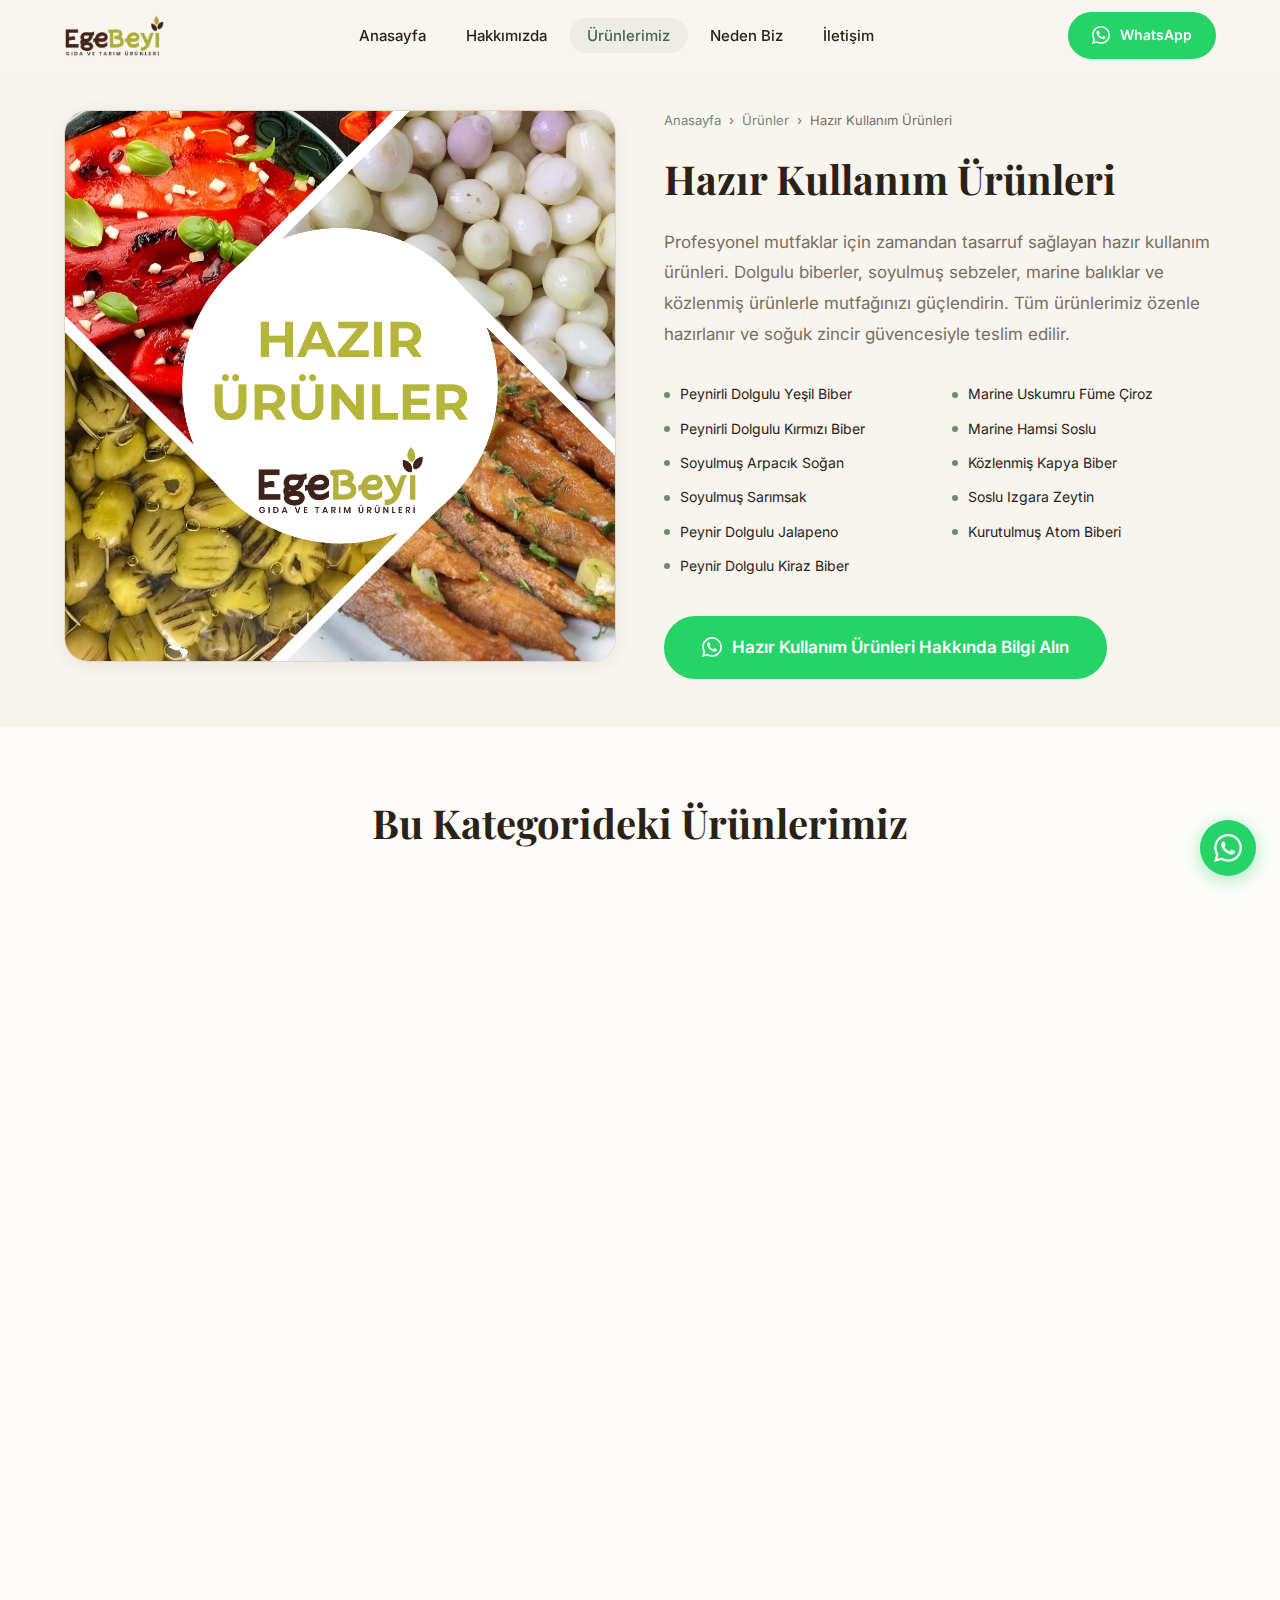
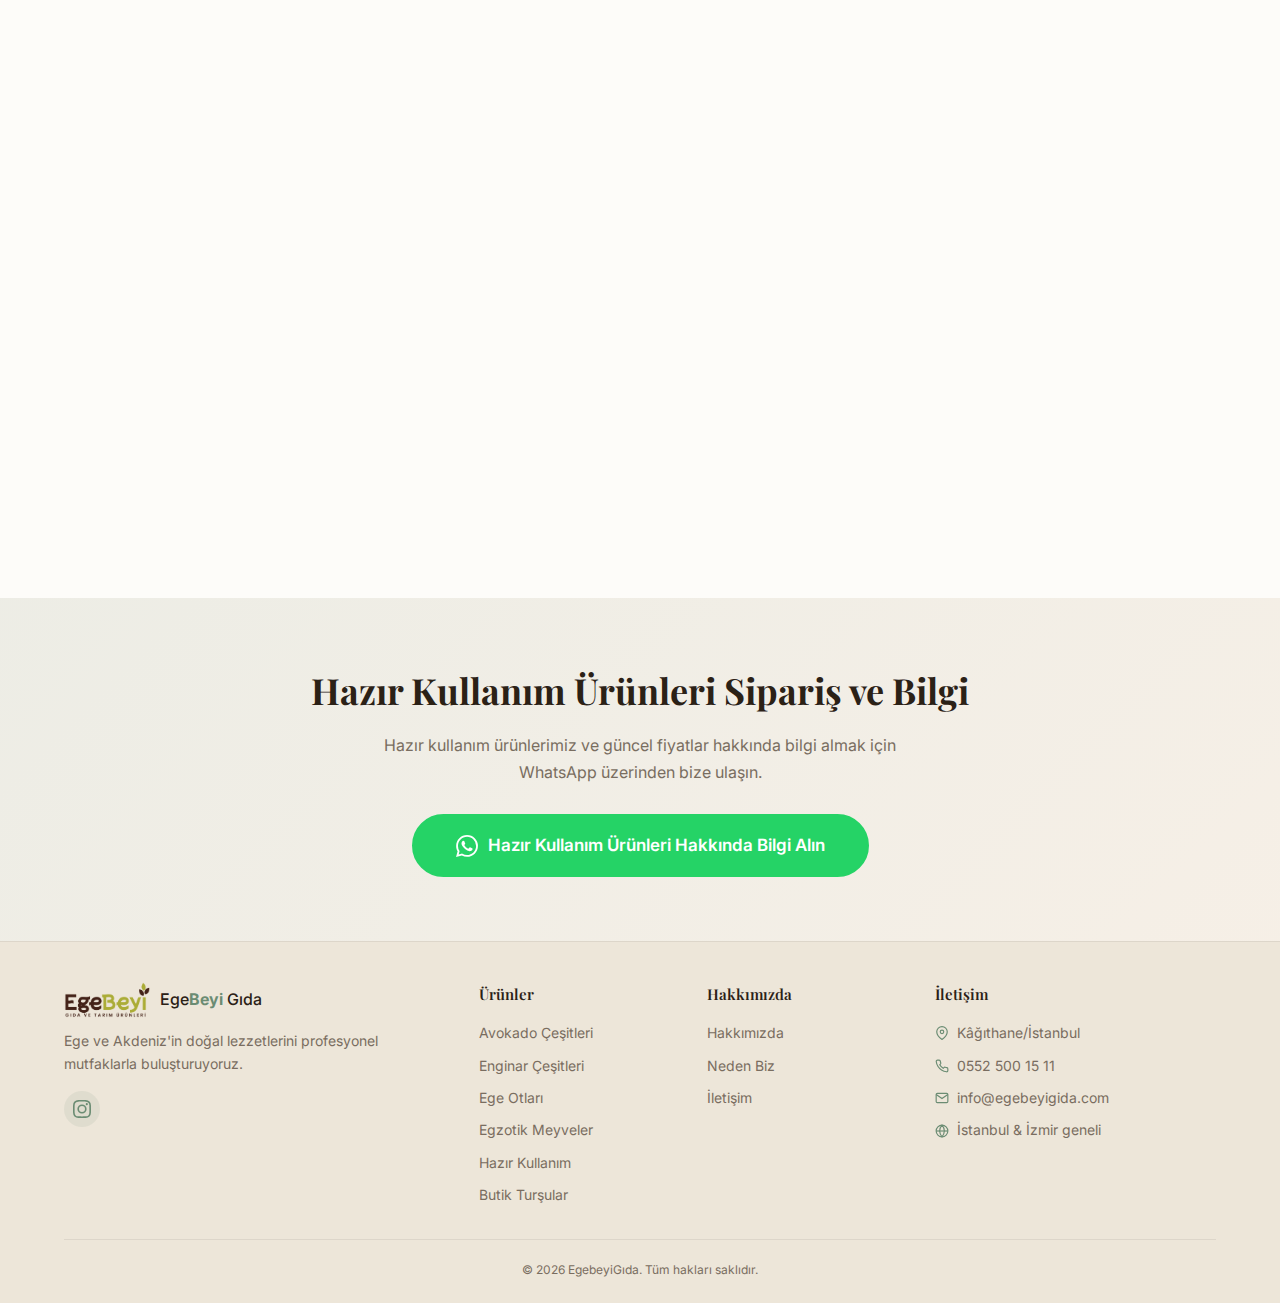
<file: urunler/hazir-kullanim.html>
<!DOCTYPE html>
<html lang="tr">
<head>
    <meta charset="UTF-8">
    <meta name="viewport" content="width=device-width, initial-scale=1.0">
    <title>Hazır Kullanım Ürünleri - Dolgulu Biber, Marine Ürünler, Soyulmuş Sebzeler | EgebeyiGıda - İstanbul İzmir Toptan Tedarik</title>
    <meta name="description" content="Profesyonel mutfaklar için hazır kullanım ürünleri. Peynirli dolgulu biber, soyulmuş arpacık soğan ve sarımsak, marine uskumru, közlenmiş kapya biber. İstanbul ve İzmir'e toptan tedarik.">
    <link rel="canonical" href="https://egebeyigida.com/urunler/hazir-kullanim.html">
    <link rel="icon" type="image/png" href="../images/egebeyilogo.png">
    <link rel="preconnect" href="https://fonts.googleapis.com">
    <link rel="preconnect" href="https://fonts.gstatic.com" crossorigin>
    <link href="https://fonts.googleapis.com/css2?family=Inter:wght@300;400;500;600;700&family=Playfair+Display:wght@400;500;600;700&display=swap" rel="stylesheet">
    <link rel="stylesheet" href="../styles.css">
</head>
<body>
    <header class="header" id="header">
        <div class="container header__inner">
            <a href="../index.html" class="header__logo"><img src="../images/egebeyilogo.png" alt="EgebeyiGıda logo" height="42"></a>
            <nav class="nav" id="nav">
                <ul class="nav__list">
                    <li><a href="../index.html" class="nav__link">Anasayfa</a></li>
                    <li><a href="../index.html#hakkimizda" class="nav__link">Hakkımızda</a></li>
                    <li><a href="../index.html#urunlerimiz" class="nav__link active">Ürünlerimiz</a></li>
                    <li><a href="../index.html#neden-biz" class="nav__link">Neden Biz</a></li>
                    <li><a href="../index.html#iletisim" class="nav__link">İletişim</a></li>
                </ul>
            </nav>
            <a href="https://wa.me/905525001511?text=Merhaba%2C%20haz%C4%B1r%20kullan%C4%B1m%20%C3%BCr%C3%BCnleri%20hakk%C4%B1nda%20bilgi%20almak%20istiyorum." class="btn btn--whatsapp header__cta" target="_blank" rel="noopener">
                <svg width="18" height="18" viewBox="0 0 24 24" fill="currentColor"><path d="M17.472 14.382c-.297-.149-1.758-.867-2.03-.967-.273-.099-.471-.148-.67.15-.197.297-.767.966-.94 1.164-.173.199-.347.223-.644.075-.297-.15-1.255-.463-2.39-1.475-.883-.788-1.48-1.761-1.653-2.059-.173-.297-.018-.458.13-.606.134-.133.298-.347.446-.52.149-.174.198-.298.298-.497.099-.198.05-.371-.025-.52-.075-.149-.669-1.612-.916-2.207-.242-.579-.487-.5-.669-.51-.173-.008-.371-.01-.57-.01-.198 0-.52.074-.792.372-.272.297-1.04 1.016-1.04 2.479 0 1.462 1.065 2.875 1.213 3.074.149.198 2.096 3.2 5.077 4.487.709.306 1.262.489 1.694.625.712.227 1.36.195 1.871.118.571-.085 1.758-.719 2.006-1.413.248-.694.248-1.289.173-1.413-.074-.124-.272-.198-.57-.347m-5.421 7.403h-.004a9.87 9.87 0 01-5.031-1.378l-.361-.214-3.741.982.998-3.648-.235-.374a9.86 9.86 0 01-1.51-5.26c.001-5.45 4.436-9.884 9.888-9.884 2.64 0 5.122 1.03 6.988 2.898a9.825 9.825 0 012.893 6.994c-.003 5.45-4.437 9.884-9.885 9.884m8.413-18.297A11.815 11.815 0 0012.05 0C5.495 0 .16 5.335.157 11.892c0 2.096.547 4.142 1.588 5.945L.057 24l6.305-1.654a11.882 11.882 0 005.683 1.448h.005c6.554 0 11.89-5.335 11.893-11.893a11.821 11.821 0 00-3.48-8.413z"/></svg>
                WhatsApp
            </a>
            <button class="hamburger" id="hamburger" aria-label="Menü"><span class="hamburger__line"></span><span class="hamburger__line"></span><span class="hamburger__line"></span></button>
        </div>
    </header>
    <main>
        <section class="product-hero">
            <div class="container">
                <div class="product-hero__grid">
                    <div class="product-hero__image">
                        <img src="../images/Kapak%20Foto%C4%9Fraflar%C4%B1/Haz%C4%B1r%20Kullan%C4%B1m%20%C3%9Cr%C3%BCnleri.png" alt="Hazır kullanım ürünleri - İstanbul İzmir toptan" width="600" height="600">
                    </div>
                    <div>
                        <div class="product-hero__breadcrumb">
                            <a href="../index.html">Anasayfa</a> &rsaquo; <a href="../index.html#urunlerimiz">Ürünler</a> &rsaquo; <span>Hazır Kullanım Ürünleri</span>
                        </div>
                        <h1 class="product-hero__title">Hazır Kullanım Ürünleri</h1>
                        <p class="product-hero__desc">Profesyonel mutfaklar için zamandan tasarruf sağlayan hazır kullanım ürünleri. Dolgulu biberler, soyulmuş sebzeler, marine balıklar ve közlenmiş ürünlerle mutfağınızı güçlendirin. Tüm ürünlerimiz özenle hazırlanır ve soğuk zincir güvencesiyle teslim edilir.</p>
                        <ul class="product-detail-list">
                            <li>Peynirli Dolgulu Yeşil Biber</li>
                            <li>Peynirli Dolgulu Kırmızı Biber</li>
                            <li>Soyulmuş Arpacık Soğan</li>
                            <li>Soyulmuş Sarımsak</li>
                            <li>Peynir Dolgulu Jalapeno</li>
                            <li>Peynir Dolgulu Kiraz Biber</li>
                            <li>Marine Uskumru Füme Çiroz</li>
                            <li>Marine Hamsi Soslu</li>
                            <li>Közlenmiş Kapya Biber</li>
                            <li>Soslu Izgara Zeytin</li>
                            <li>Kurutulmuş Atom Biberi</li>
                        </ul>
                        <a href="https://wa.me/905525001511?text=Merhaba%2C%20haz%C4%B1r%20kullan%C4%B1m%20%C3%BCr%C3%BCnleri%20hakk%C4%B1nda%20bilgi%20almak%20istiyorum." class="btn btn--whatsapp btn--lg" target="_blank" rel="noopener">
                            <svg width="20" height="20" viewBox="0 0 24 24" fill="currentColor"><path d="M17.472 14.382c-.297-.149-1.758-.867-2.03-.967-.273-.099-.471-.148-.67.15-.197.297-.767.966-.94 1.164-.173.199-.347.223-.644.075-.297-.15-1.255-.463-2.39-1.475-.883-.788-1.48-1.761-1.653-2.059-.173-.297-.018-.458.13-.606.134-.133.298-.347.446-.52.149-.174.198-.298.298-.497.099-.198.05-.371-.025-.52-.075-.149-.669-1.612-.916-2.207-.242-.579-.487-.5-.669-.51-.173-.008-.371-.01-.57-.01-.198 0-.52.074-.792.372-.272.297-1.04 1.016-1.04 2.479 0 1.462 1.065 2.875 1.213 3.074.149.198 2.096 3.2 5.077 4.487.709.306 1.262.489 1.694.625.712.227 1.36.195 1.871.118.571-.085 1.758-.719 2.006-1.413.248-.694.248-1.289.173-1.413-.074-.124-.272-.198-.57-.347m-5.421 7.403h-.004a9.87 9.87 0 01-5.031-1.378l-.361-.214-3.741.982.998-3.648-.235-.374a9.86 9.86 0 01-1.51-5.26c.001-5.45 4.436-9.884 9.888-9.884 2.64 0 5.122 1.03 6.988 2.898a9.825 9.825 0 012.893 6.994c-.003 5.45-4.437 9.884-9.885 9.884m8.413-18.297A11.815 11.815 0 0012.05 0C5.495 0 .16 5.335.157 11.892c0 2.096.547 4.142 1.588 5.945L.057 24l6.305-1.654a11.882 11.882 0 005.683 1.448h.005c6.554 0 11.89-5.335 11.893-11.893a11.821 11.821 0 00-3.48-8.413z"/></svg>
                            Hazır Kullanım Ürünleri Hakkında Bilgi Alın
                        </a>
                    </div>
                </div>
            </div>
        </section>

        <section class="section section--white">
            <div class="container">
                <div class="section__header"><h2 class="section__title">Bu Kategorideki Ürünlerimiz</h2></div>
                <div class="products-grid">
                    <div class="product-card">
                        <div class="product-card__image"><img src="../images/dolgulu-biber-yesil2.jpeg" alt="Peynirli dolgulu yeşil biber" loading="lazy" width="400" height="400"></div>
                        <div class="product-card__body">
                            <h3 class="product-card__title">Peynirli Dolgulu Yeşil Biber</h3>
                            <p class="product-card__desc">Özel peynir karışımı ile doldurulmuş yeşil biber. Meze tabakları için hazır kullanım.</p>
                        </div>
                    </div>
                    <div class="product-card">
                        <div class="product-card__image"><img src="../images/dolgulu-biber-kirmizi2.jpeg" alt="Peynirli dolgulu kırmızı biber" loading="lazy" width="400" height="400"></div>
                        <div class="product-card__body">
                            <h3 class="product-card__title">Peynirli Dolgulu Kırmızı Biber</h3>
                            <p class="product-card__desc">Özel peynir karışımı ile doldurulmuş kırmızı biber. Restoranlar için pratik çözüm.</p>
                        </div>
                    </div>
                    <div class="product-card">
                        <div class="product-card__image product-card__image--placeholder" data-placeholder="true" data-product-name="Soyulmuş Arpacık Soğan"></div>
                        <div class="product-card__body">
                            <h3 class="product-card__title">Soyulmuş Arpacık Soğan</h3>
                            <p class="product-card__desc">Soyulmuş ve kullanıma hazır arpacık soğan. İşçilik maliyetini düşürür. Güveç ve sote için ideal.</p>
                        </div>
                    </div>
                    <div class="product-card">
                        <div class="product-card__image product-card__image--placeholder" data-placeholder="true" data-product-name="Soyulmuş Sarımsak"></div>
                        <div class="product-card__body">
                            <h3 class="product-card__title">Soyulmuş Sarımsak</h3>
                            <p class="product-card__desc">Soyulmuş ve kullanıma hazır sarımsak dişleri. Pratik ve hijyenik. Her türlü yemek hazırlığı için.</p>
                        </div>
                    </div>
                    <div class="product-card">
                        <div class="product-card__image product-card__image--placeholder" data-placeholder="true" data-product-name="Peynir Dolgulu Jalapeno"></div>
                        <div class="product-card__body">
                            <h3 class="product-card__title">Peynir Dolgulu Jalapeno</h3>
                            <p class="product-card__desc">Cream cheese ile doldurulmuş jalapeno biber. Bar menüsü ve aperatif için ideal.</p>
                        </div>
                    </div>
                    <div class="product-card">
                        <div class="product-card__image product-card__image--placeholder" data-placeholder="true" data-product-name="Peynir Dolgulu Kiraz Biber"></div>
                        <div class="product-card__body">
                            <h3 class="product-card__title">Peynir Dolgulu Kiraz Biber</h3>
                            <p class="product-card__desc">Peynir karışımı ile doldurulmuş minik kiraz biber. Zarif meze ve aperatif sunumu için.</p>
                        </div>
                    </div>
                    <div class="product-card">
                        <div class="product-card__image product-card__image--placeholder" data-placeholder="true" data-product-name="Marine Uskumru Füme Çiroz"></div>
                        <div class="product-card__body">
                            <h3 class="product-card__title">Marine Uskumru Füme Çiroz</h3>
                            <p class="product-card__desc">Özel marine sosunda hazırlanmış füme uskumru. Meze tabağı ve rakı sofrası için ideal.</p>
                        </div>
                    </div>
                    <div class="product-card">
                        <div class="product-card__image product-card__image--placeholder" data-placeholder="true" data-product-name="Marine Hamsi Soslu"></div>
                        <div class="product-card__body">
                            <h3 class="product-card__title">Marine Hamsi Soslu</h3>
                            <p class="product-card__desc">Özel sos ile marine edilmiş hamsi. Bruschetta, salata ve meze tabağı için kullanıma hazır.</p>
                        </div>
                    </div>
                    <div class="product-card">
                        <div class="product-card__image product-card__image--placeholder" data-placeholder="true" data-product-name="Közlenmiş Kapya Biber"></div>
                        <div class="product-card__body">
                            <h3 class="product-card__title">Közlenmiş Kapya Biber</h3>
                            <p class="product-card__desc">Közlenmiş ve soyulmuş kapya biber. Kahvaltı, meze ve sandviçlerde hazır kullanım.</p>
                        </div>
                    </div>
                    <div class="product-card">
                        <div class="product-card__image product-card__image--placeholder" data-placeholder="true" data-product-name="Soslu Izgara Zeytin"></div>
                        <div class="product-card__body">
                            <h3 class="product-card__title">Soslu Izgara Zeytin</h3>
                            <p class="product-card__desc">Özel sos ile marine edilmiş ızgara zeytin. Dumanlı ve aromatik. Peynir tabağı yanında ideal.</p>
                        </div>
                    </div>
                    <div class="product-card">
                        <div class="product-card__image product-card__image--placeholder" data-placeholder="true" data-product-name="Kurutulmuş Atom Biberi"></div>
                        <div class="product-card__body">
                            <h3 class="product-card__title">Kurutulmuş Atom Biberi</h3>
                            <p class="product-card__desc">Kurutulmuş atom biberi. Yoğun acı, az miktarda büyük etki. Acı sos yapımı ve garnitür için.</p>
                        </div>
                    </div>
                </div>
            </div>
        </section>

        <section class="cta-section">
            <div class="container">
                <h2 class="cta-section__title">Hazır Kullanım Ürünleri Sipariş ve Bilgi</h2>
                <p class="cta-section__desc">Hazır kullanım ürünlerimiz ve güncel fiyatlar hakkında bilgi almak için WhatsApp üzerinden bize ulaşın.</p>
                <a href="https://wa.me/905525001511?text=Merhaba%2C%20haz%C4%B1r%20kullan%C4%B1m%20%C3%BCr%C3%BCnleri%20ve%20fiyatlar%C4%B1%20hakk%C4%B1nda%20bilgi%20almak%20istiyorum." class="btn btn--whatsapp cta-section__btn" target="_blank" rel="noopener">
                    <svg width="22" height="22" viewBox="0 0 24 24" fill="currentColor"><path d="M17.472 14.382c-.297-.149-1.758-.867-2.03-.967-.273-.099-.471-.148-.67.15-.197.297-.767.966-.94 1.164-.173.199-.347.223-.644.075-.297-.15-1.255-.463-2.39-1.475-.883-.788-1.48-1.761-1.653-2.059-.173-.297-.018-.458.13-.606.134-.133.298-.347.446-.52.149-.174.198-.298.298-.497.099-.198.05-.371-.025-.52-.075-.149-.669-1.612-.916-2.207-.242-.579-.487-.5-.669-.51-.173-.008-.371-.01-.57-.01-.198 0-.52.074-.792.372-.272.297-1.04 1.016-1.04 2.479 0 1.462 1.065 2.875 1.213 3.074.149.198 2.096 3.2 5.077 4.487.709.306 1.262.489 1.694.625.712.227 1.36.195 1.871.118.571-.085 1.758-.719 2.006-1.413.248-.694.248-1.289.173-1.413-.074-.124-.272-.198-.57-.347m-5.421 7.403h-.004a9.87 9.87 0 01-5.031-1.378l-.361-.214-3.741.982.998-3.648-.235-.374a9.86 9.86 0 01-1.51-5.26c.001-5.45 4.436-9.884 9.888-9.884 2.64 0 5.122 1.03 6.988 2.898a9.825 9.825 0 012.893 6.994c-.003 5.45-4.437 9.884-9.885 9.884m8.413-18.297A11.815 11.815 0 0012.05 0C5.495 0 .16 5.335.157 11.892c0 2.096.547 4.142 1.588 5.945L.057 24l6.305-1.654a11.882 11.882 0 005.683 1.448h.005c6.554 0 11.89-5.335 11.893-11.893a11.821 11.821 0 00-3.48-8.413z"/></svg>
                    Hazır Kullanım Ürünleri Hakkında Bilgi Alın
                </a>
            </div>
        </section>
    </main>
    <footer class="footer">
        <div class="container">
            <div class="footer__grid">
                <div>
                    <div class="footer__brand">
                        <img src="../images/egebeyilogo.png" alt="EgebeyiGıda logo" height="36">
                        <span class="footer__brand-text">Ege<strong>Beyi</strong> Gıda</span>
                    </div>
                    <p class="footer__tagline">Ege ve Akdeniz'in doğal lezzetlerini profesyonel mutfaklarla buluşturuyoruz.</p>
                    <div class="footer__social">
                        <a href="https://www.instagram.com/egebeyigida/" target="_blank" rel="noopener" aria-label="Instagram">
                            <svg width="18" height="18" viewBox="0 0 24 24" fill="currentColor"><path d="M12 2.163c3.204 0 3.584.012 4.85.07 3.252.148 4.771 1.691 4.919 4.919.058 1.265.069 1.645.069 4.849 0 3.205-.012 3.584-.069 4.849-.149 3.225-1.664 4.771-4.919 4.919-1.266.058-1.644.07-4.85.07-3.204 0-3.584-.012-4.849-.07-3.26-.149-4.771-1.699-4.919-4.92-.058-1.265-.07-1.644-.07-4.849 0-3.204.013-3.583.07-4.849.149-3.227 1.664-4.771 4.919-4.919 1.266-.057 1.645-.069 4.849-.069zM12 0C8.741 0 8.333.014 7.053.072 2.695.272.273 2.69.073 7.052.014 8.333 0 8.741 0 12c0 3.259.014 3.668.072 4.948.2 4.358 2.618 6.78 6.98 6.98C8.333 23.986 8.741 24 12 24c3.259 0 3.668-.014 4.948-.072 4.354-.2 6.782-2.618 6.979-6.98.059-1.28.073-1.689.073-4.948 0-3.259-.014-3.667-.072-4.947-.196-4.354-2.617-6.78-6.979-6.98C15.668.014 15.259 0 12 0zm0 5.838a6.162 6.162 0 100 12.324 6.162 6.162 0 000-12.324zM12 16a4 4 0 110-8 4 4 0 010 8zm6.406-11.845a1.44 1.44 0 100 2.881 1.44 1.44 0 000-2.881z"/></svg>
                        </a>
                    </div>
                </div>
                <div>
                    <h4 class="footer__heading">Ürünler</h4>
                    <div class="footer__links">
                        <a href="avokado.html">Avokado Çeşitleri</a>
                        <a href="enginar.html">Enginar Çeşitleri</a>
                        <a href="ege-otlari.html">Ege Otları</a>
                        <a href="egzotik-meyveler.html">Egzotik Meyveler</a>
                        <a href="hazir-kullanim.html">Hazır Kullanım</a>
                        <a href="tursu.html">Butik Turşular</a>
                    </div>
                </div>
                <div>
                    <h4 class="footer__heading">Hakkımızda</h4>
                    <div class="footer__links">
                        <a href="../index.html#hakkimizda">Hakkımızda</a>
                        <a href="../index.html#neden-biz">Neden Biz</a>
                        <a href="../index.html#iletisim">İletişim</a>
                    </div>
                </div>
                <div>
                    <h4 class="footer__heading">İletişim</h4>
                    <div class="footer__contact-item">
                        <svg width="14" height="14" viewBox="0 0 24 24" fill="none" stroke="currentColor" stroke-width="2"><path d="M21 10c0 7-9 13-9 13s-9-6-9-13a9 9 0 0 1 18 0z"/><circle cx="12" cy="10" r="3"/></svg>
                        Kâğıthane/İstanbul
                    </div>
                    <div class="footer__contact-item">
                        <svg width="14" height="14" viewBox="0 0 24 24" fill="none" stroke="currentColor" stroke-width="2"><path d="M22 16.92v3a2 2 0 0 1-2.18 2 19.79 19.79 0 0 1-8.63-3.07 19.5 19.5 0 0 1-6-6 19.79 19.79 0 0 1-3.07-8.67A2 2 0 0 1 4.11 2h3a2 2 0 0 1 2 1.72 12.84 12.84 0 0 0 .7 2.81 2 2 0 0 1-.45 2.11L8.09 9.91a16 16 0 0 0 6 6l1.27-1.27a2 2 0 0 1 2.11-.45 12.84 12.84 0 0 0 2.81.7A2 2 0 0 1 22 16.92z"/></svg>
                        <a href="tel:+905525001511">0552 500 15 11</a>
                    </div>
                    <div class="footer__contact-item">
                        <svg width="14" height="14" viewBox="0 0 24 24" fill="none" stroke="currentColor" stroke-width="2"><path d="M4 4h16c1.1 0 2 .9 2 2v12c0 1.1-.9 2-2 2H4c-1.1 0-2-.9-2-2V6c0-1.1.9-2 2-2z"/><polyline points="22,6 12,13 2,6"/></svg>
                        <a href="mailto:info@egebeyigida.com">info@egebeyigida.com</a>
                    </div>
                    <div class="footer__contact-item">
                        <svg width="14" height="14" viewBox="0 0 24 24" fill="none" stroke="currentColor" stroke-width="2"><circle cx="12" cy="12" r="10"/><line x1="2" y1="12" x2="22" y2="12"/><path d="M12 2a15.3 15.3 0 0 1 4 10 15.3 15.3 0 0 1-4 10 15.3 15.3 0 0 1-4-10 15.3 15.3 0 0 1 4-10z"/></svg>
                        İstanbul & İzmir geneli
                    </div>
                </div>
            </div>
            <div class="footer__bottom">
                <p class="footer__copy">&copy; 2026 EgebeyiGıda. Tüm hakları saklıdır.</p>
            </div>
        </div>
    </footer>
    <a href="https://wa.me/905525001511?text=Merhaba%2C%20haz%C4%B1r%20kullan%C4%B1m%20%C3%BCr%C3%BCnleri%20hakk%C4%B1nda%20bilgi%20almak%20istiyorum." class="whatsapp-float" target="_blank" rel="noopener" aria-label="WhatsApp"><svg width="28" height="28" viewBox="0 0 24 24" fill="currentColor"><path d="M17.472 14.382c-.297-.149-1.758-.867-2.03-.967-.273-.099-.471-.148-.67.15-.197.297-.767.966-.94 1.164-.173.199-.347.223-.644.075-.297-.15-1.255-.463-2.39-1.475-.883-.788-1.48-1.761-1.653-2.059-.173-.297-.018-.458.13-.606.134-.133.298-.347.446-.52.149-.174.198-.298.298-.497.099-.198.05-.371-.025-.52-.075-.149-.669-1.612-.916-2.207-.242-.579-.487-.5-.669-.51-.173-.008-.371-.01-.57-.01-.198 0-.52.074-.792.372-.272.297-1.04 1.016-1.04 2.479 0 1.462 1.065 2.875 1.213 3.074.149.198 2.096 3.2 5.077 4.487.709.306 1.262.489 1.694.625.712.227 1.36.195 1.871.118.571-.085 1.758-.719 2.006-1.413.248-.694.248-1.289.173-1.413-.074-.124-.272-.198-.57-.347m-5.421 7.403h-.004a9.87 9.87 0 01-5.031-1.378l-.361-.214-3.741.982.998-3.648-.235-.374a9.86 9.86 0 01-1.51-5.26c.001-5.45 4.436-9.884 9.888-9.884 2.64 0 5.122 1.03 6.988 2.898a9.825 9.825 0 012.893 6.994c-.003 5.45-4.437 9.884-9.885 9.884m8.413-18.297A11.815 11.815 0 0012.05 0C5.495 0 .16 5.335.157 11.892c0 2.096.547 4.142 1.588 5.945L.057 24l6.305-1.654a11.882 11.882 0 005.683 1.448h.005c6.554 0 11.89-5.335 11.893-11.893a11.821 11.821 0 00-3.48-8.413z"/></svg></a>
    <script src="../script.js"></script>
</body>
</html>
</file>
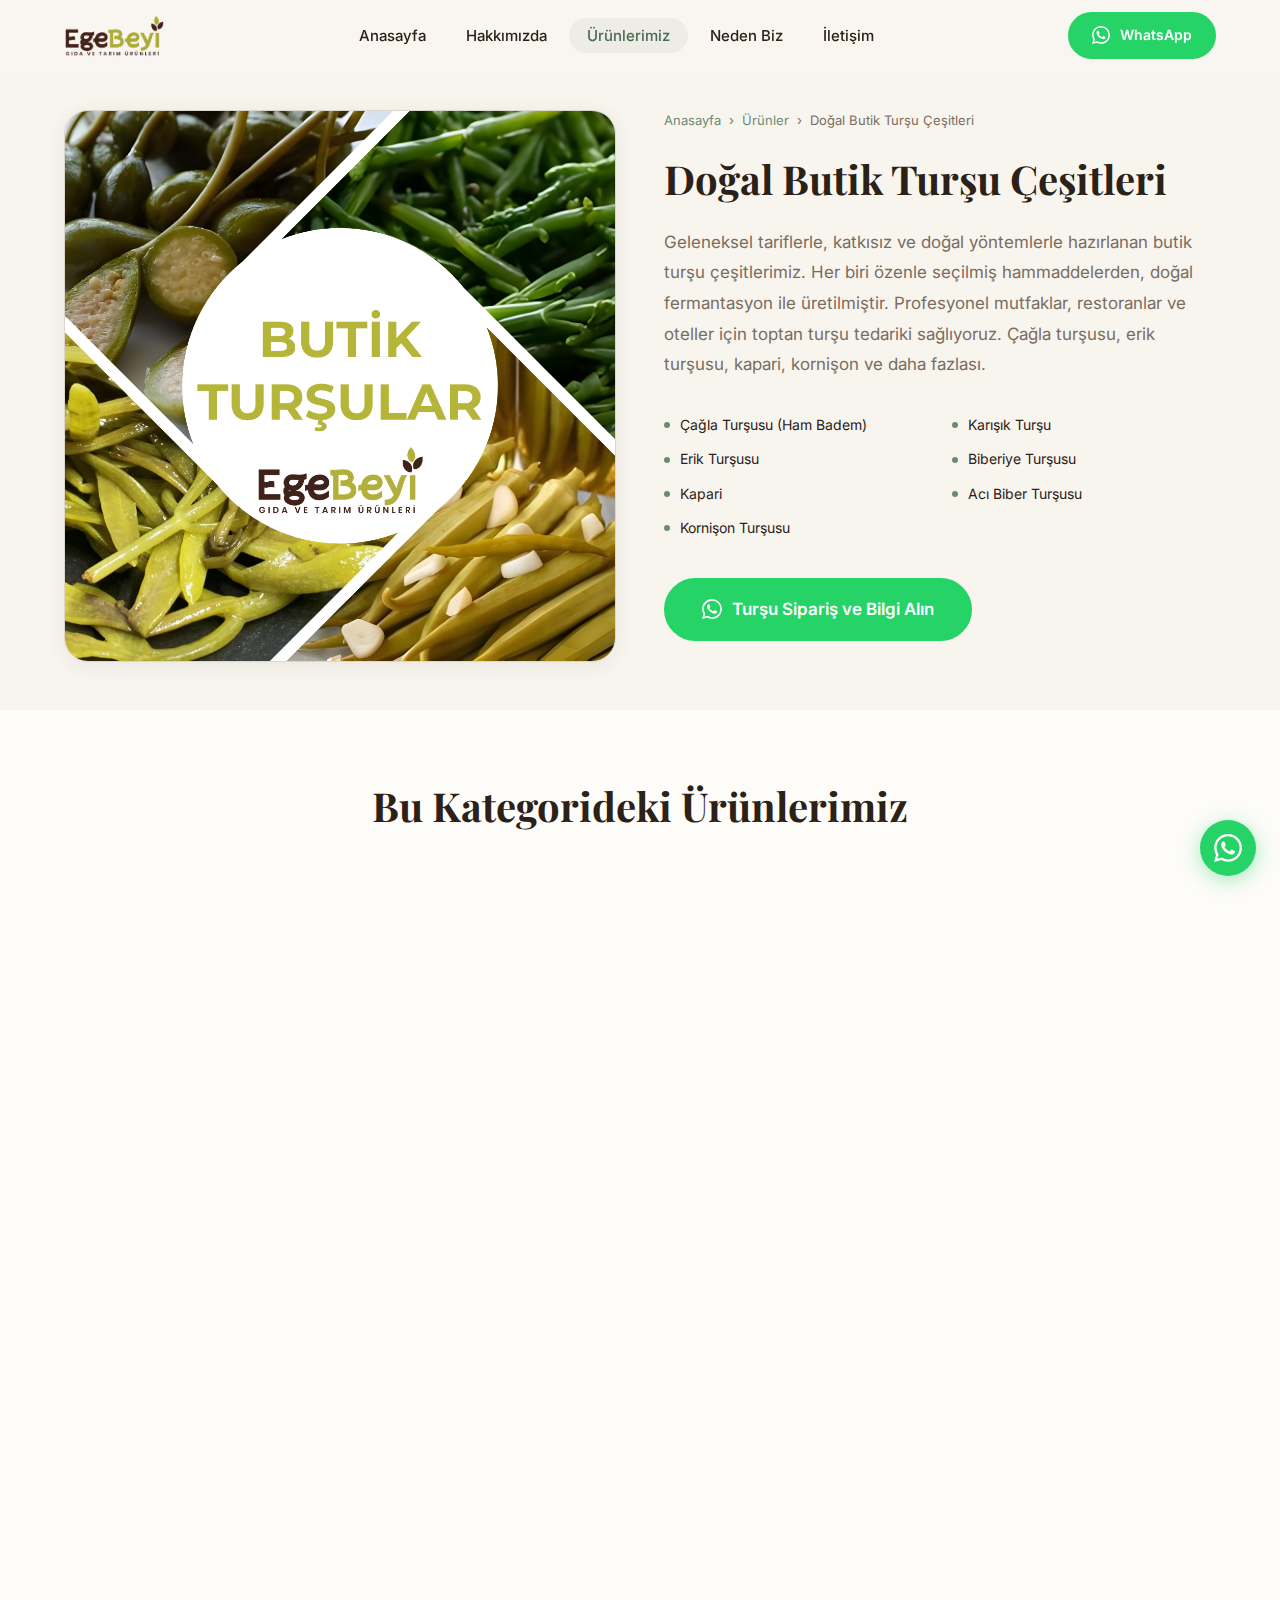
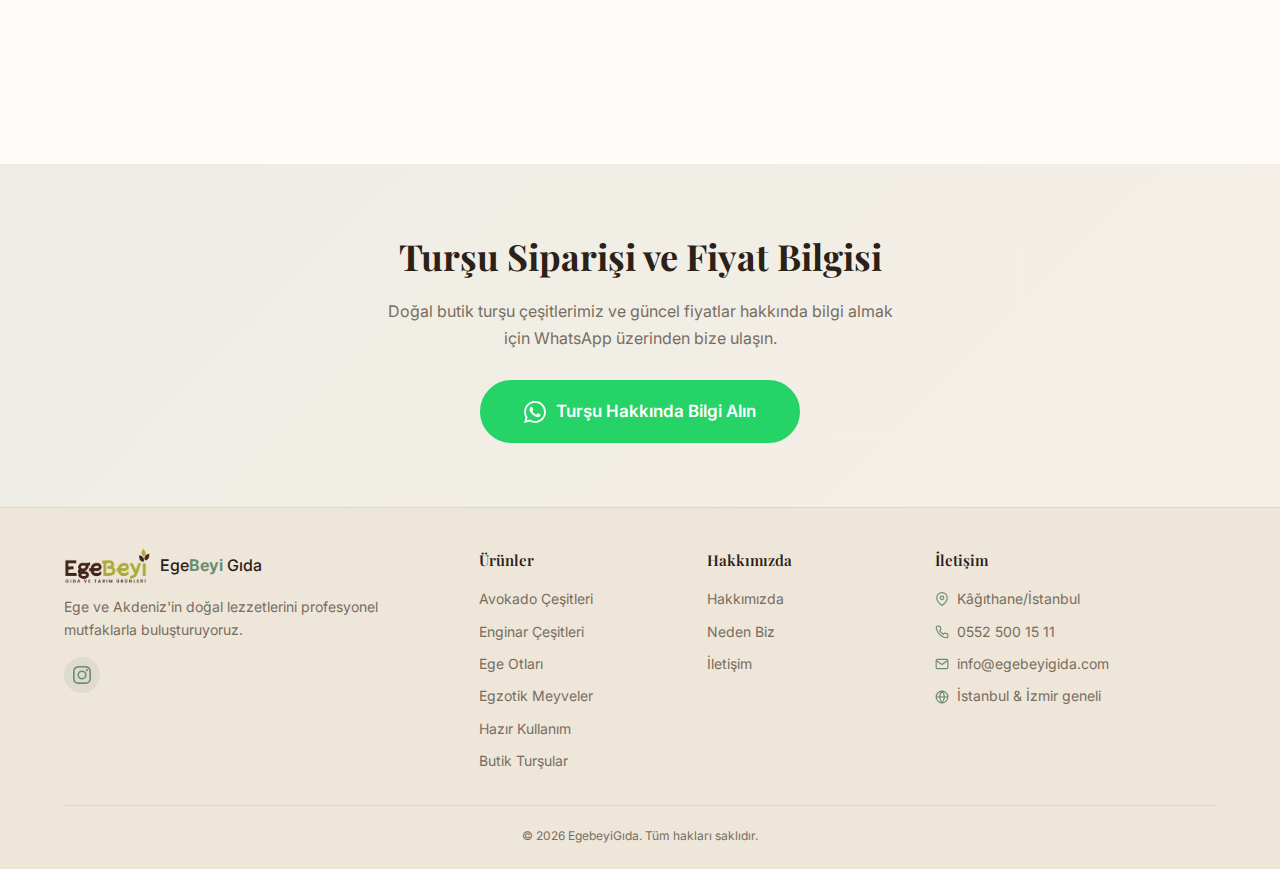
<file: urunler/tursu.html>
<!DOCTYPE html>
<html lang="tr">
<head>
    <meta charset="UTF-8">
    <meta name="viewport" content="width=device-width, initial-scale=1.0">
    <title>Doğal Butik Turşu Çeşitleri - Çağla, Erik, Kapari | EgebeyiGıda - İstanbul İzmir Toptan Tedarik</title>
    <meta name="description" content="El yapımı doğal butik turşu çeşitleri. Çağla turşusu, erik turşusu, kapari, kornişon, karışık turşu ve daha fazlası. İstanbul ve İzmir'e toptan turşu tedariki. Soğuk zincir güvencesiyle teslimat.">
    <link rel="canonical" href="https://egebeyigida.com/urunler/tursu.html">
    <link rel="icon" type="image/png" href="../images/egebeyilogo.png">
    <link rel="preconnect" href="https://fonts.googleapis.com">
    <link rel="preconnect" href="https://fonts.gstatic.com" crossorigin>
    <link href="https://fonts.googleapis.com/css2?family=Inter:wght@300;400;500;600;700&family=Playfair+Display:wght@400;500;600;700&display=swap" rel="stylesheet">
    <link rel="stylesheet" href="../styles.css">
</head>
<body>
    <header class="header" id="header">
        <div class="container header__inner">
            <a href="../index.html" class="header__logo"><img src="../images/egebeyilogo.png" alt="EgebeyiGıda logo" height="42"></a>
            <nav class="nav" id="nav">
                <ul class="nav__list">
                    <li><a href="../index.html" class="nav__link">Anasayfa</a></li>
                    <li><a href="../index.html#hakkimizda" class="nav__link">Hakkımızda</a></li>
                    <li><a href="../index.html#urunlerimiz" class="nav__link active">Ürünlerimiz</a></li>
                    <li><a href="../index.html#neden-biz" class="nav__link">Neden Biz</a></li>
                    <li><a href="../index.html#iletisim" class="nav__link">İletişim</a></li>
                </ul>
            </nav>
            <a href="https://wa.me/905525001511?text=Merhaba%2C%20tur%C5%9Fu%20%C3%A7e%C5%9Fitleriniz%20hakk%C4%B1nda%20bilgi%20almak%20istiyorum." class="btn btn--whatsapp header__cta" target="_blank" rel="noopener">
                <svg width="18" height="18" viewBox="0 0 24 24" fill="currentColor"><path d="M17.472 14.382c-.297-.149-1.758-.867-2.03-.967-.273-.099-.471-.148-.67.15-.197.297-.767.966-.94 1.164-.173.199-.347.223-.644.075-.297-.15-1.255-.463-2.39-1.475-.883-.788-1.48-1.761-1.653-2.059-.173-.297-.018-.458.13-.606.134-.133.298-.347.446-.52.149-.174.198-.298.298-.497.099-.198.05-.371-.025-.52-.075-.149-.669-1.612-.916-2.207-.242-.579-.487-.5-.669-.51-.173-.008-.371-.01-.57-.01-.198 0-.52.074-.792.372-.272.297-1.04 1.016-1.04 2.479 0 1.462 1.065 2.875 1.213 3.074.149.198 2.096 3.2 5.077 4.487.709.306 1.262.489 1.694.625.712.227 1.36.195 1.871.118.571-.085 1.758-.719 2.006-1.413.248-.694.248-1.289.173-1.413-.074-.124-.272-.198-.57-.347m-5.421 7.403h-.004a9.87 9.87 0 01-5.031-1.378l-.361-.214-3.741.982.998-3.648-.235-.374a9.86 9.86 0 01-1.51-5.26c.001-5.45 4.436-9.884 9.888-9.884 2.64 0 5.122 1.03 6.988 2.898a9.825 9.825 0 012.893 6.994c-.003 5.45-4.437 9.884-9.885 9.884m8.413-18.297A11.815 11.815 0 0012.05 0C5.495 0 .16 5.335.157 11.892c0 2.096.547 4.142 1.588 5.945L.057 24l6.305-1.654a11.882 11.882 0 005.683 1.448h.005c6.554 0 11.89-5.335 11.893-11.893a11.821 11.821 0 00-3.48-8.413z"/></svg>
                WhatsApp
            </a>
            <button class="hamburger" id="hamburger" aria-label="Menü"><span class="hamburger__line"></span><span class="hamburger__line"></span><span class="hamburger__line"></span></button>
        </div>
    </header>
    <main>
        <section class="product-hero">
            <div class="container">
                <div class="product-hero__grid">
                    <div class="product-hero__image">
                        <img src="../images/Kapak%20Foto%C4%9Fraflar%C4%B1/Butik%20Tur%C5%9Fular.png" alt="Doğal butik turşu çeşitleri - İstanbul İzmir toptan turşu tedarik" width="600" height="600">
                    </div>
                    <div>
                        <div class="product-hero__breadcrumb">
                            <a href="../index.html">Anasayfa</a> &rsaquo; <a href="../index.html#urunlerimiz">Ürünler</a> &rsaquo; <span>Doğal Butik Turşu Çeşitleri</span>
                        </div>
                        <h1 class="product-hero__title">Doğal Butik Turşu Çeşitleri</h1>
                        <p class="product-hero__desc">Geleneksel tariflerle, katkısız ve doğal yöntemlerle hazırlanan butik turşu çeşitlerimiz. Her biri özenle seçilmiş hammaddelerden, doğal fermantasyon ile üretilmiştir. Profesyonel mutfaklar, restoranlar ve oteller için toptan turşu tedariki sağlıyoruz. Çağla turşusu, erik turşusu, kapari, kornişon ve daha fazlası.</p>
                        <ul class="product-detail-list">
                            <li>Çağla Turşusu (Ham Badem)</li>
                            <li>Erik Turşusu</li>
                            <li>Kapari</li>
                            <li>Kornişon Turşusu</li>
                            <li>Karışık Turşu</li>
                            <li>Biberiye Turşusu</li>
                            <li>Acı Biber Turşusu</li>
                        </ul>
                        <a href="https://wa.me/905525001511?text=Merhaba%2C%20tur%C5%9Fu%20%C3%A7e%C5%9Fitleriniz%20hakk%C4%B1nda%20bilgi%20almak%20istiyorum." class="btn btn--whatsapp btn--lg" target="_blank" rel="noopener">
                            <svg width="20" height="20" viewBox="0 0 24 24" fill="currentColor"><path d="M17.472 14.382c-.297-.149-1.758-.867-2.03-.967-.273-.099-.471-.148-.67.15-.197.297-.767.966-.94 1.164-.173.199-.347.223-.644.075-.297-.15-1.255-.463-2.39-1.475-.883-.788-1.48-1.761-1.653-2.059-.173-.297-.018-.458.13-.606.134-.133.298-.347.446-.52.149-.174.198-.298.298-.497.099-.198.05-.371-.025-.52-.075-.149-.669-1.612-.916-2.207-.242-.579-.487-.5-.669-.51-.173-.008-.371-.01-.57-.01-.198 0-.52.074-.792.372-.272.297-1.04 1.016-1.04 2.479 0 1.462 1.065 2.875 1.213 3.074.149.198 2.096 3.2 5.077 4.487.709.306 1.262.489 1.694.625.712.227 1.36.195 1.871.118.571-.085 1.758-.719 2.006-1.413.248-.694.248-1.289.173-1.413-.074-.124-.272-.198-.57-.347m-5.421 7.403h-.004a9.87 9.87 0 01-5.031-1.378l-.361-.214-3.741.982.998-3.648-.235-.374a9.86 9.86 0 01-1.51-5.26c.001-5.45 4.436-9.884 9.888-9.884 2.64 0 5.122 1.03 6.988 2.898a9.825 9.825 0 012.893 6.994c-.003 5.45-4.437 9.884-9.885 9.884m8.413-18.297A11.815 11.815 0 0012.05 0C5.495 0 .16 5.335.157 11.892c0 2.096.547 4.142 1.588 5.945L.057 24l6.305-1.654a11.882 11.882 0 005.683 1.448h.005c6.554 0 11.89-5.335 11.893-11.893a11.821 11.821 0 00-3.48-8.413z"/></svg>
                            Turşu Sipariş ve Bilgi Alın
                        </a>
                    </div>
                </div>
            </div>
        </section>

        <section class="section section--white">
            <div class="container">
                <div class="section__header"><h2 class="section__title">Bu Kategorideki Ürünlerimiz</h2></div>
                <div class="products-grid">
                    <div class="product-card">
                        <div class="product-card__image product-card__image--placeholder" data-placeholder="true" data-product-name="Çağla Turşusu"></div>
                        <div class="product-card__body">
                            <h3 class="product-card__title">Çağla Turşusu</h3>
                            <p class="product-card__desc">Taze çağla (ham badem) turşusu. Ege'ye özgü butik lezzet. Meze tabağı ve rakı sofrası için ideal.</p>
                        </div>
                    </div>
                    <div class="product-card">
                        <div class="product-card__image product-card__image--placeholder" data-placeholder="true" data-product-name="Erik Turşusu"></div>
                        <div class="product-card__body">
                            <h3 class="product-card__title">Erik Turşusu</h3>
                            <p class="product-card__desc">Yeşil erik turşusu. Ekşi ve ferahlatıcı lezzet. Meze tabağı ve et yemekleri yanında tercih edilir.</p>
                        </div>
                    </div>
                    <div class="product-card">
                        <div class="product-card__image product-card__image--placeholder" data-placeholder="true" data-product-name="Kapari"></div>
                        <div class="product-card__body">
                            <h3 class="product-card__title">Kapari</h3>
                            <p class="product-card__desc">Doğal kapari. Akdeniz mutfağının vazgeçilmez lezzeti. Salata, makarna ve sos yapımında kullanılır.</p>
                        </div>
                    </div>
                    <div class="product-card">
                        <div class="product-card__image product-card__image--placeholder" data-placeholder="true" data-product-name="Kornişon Turşusu"></div>
                        <div class="product-card__body">
                            <h3 class="product-card__title">Kornişon Turşusu</h3>
                            <p class="product-card__desc">Minik kornişon salatalık turşusu. Çıtır ve lezzetli. Burger yanı ve sandviçlerde kullanılır.</p>
                        </div>
                    </div>
                    <div class="product-card">
                        <div class="product-card__image product-card__image--placeholder" data-placeholder="true" data-product-name="Karışık Turşu"></div>
                        <div class="product-card__body">
                            <h3 class="product-card__title">Karışık Turşu</h3>
                            <p class="product-card__desc">Çeşitli sebzelerden hazırlanmış geleneksel karışık turşu. Yemek yanı ve meze tabağı için.</p>
                        </div>
                    </div>
                    <div class="product-card">
                        <div class="product-card__image product-card__image--placeholder" data-placeholder="true" data-product-name="Biberiye Turşusu"></div>
                        <div class="product-card__body">
                            <h3 class="product-card__title">Biberiye Turşusu</h3>
                            <p class="product-card__desc">Biberiye aromalı butik turşu. Fine dining meze ve peynir tabağı yanı için sofistike lezzet.</p>
                        </div>
                    </div>
                    <div class="product-card">
                        <div class="product-card__image product-card__image--placeholder" data-placeholder="true" data-product-name="Acı Biber Turşusu"></div>
                        <div class="product-card__body">
                            <h3 class="product-card__title">Acı Biber Turşusu</h3>
                            <p class="product-card__desc">Acı sivri biber turşusu. Geleneksel tarif, doğal fermantasyon. Kebap yanı ve meze olarak sunulur.</p>
                        </div>
                    </div>
                </div>
            </div>
        </section>

        <section class="cta-section">
            <div class="container">
                <h2 class="cta-section__title">Turşu Siparişi ve Fiyat Bilgisi</h2>
                <p class="cta-section__desc">Doğal butik turşu çeşitlerimiz ve güncel fiyatlar hakkında bilgi almak için WhatsApp üzerinden bize ulaşın.</p>
                <a href="https://wa.me/905525001511?text=Merhaba%2C%20tur%C5%9Fu%20%C3%A7e%C5%9Fitleriniz%20ve%20fiyatlar%C4%B1%20hakk%C4%B1nda%20bilgi%20almak%20istiyorum." class="btn btn--whatsapp cta-section__btn" target="_blank" rel="noopener">
                    <svg width="22" height="22" viewBox="0 0 24 24" fill="currentColor"><path d="M17.472 14.382c-.297-.149-1.758-.867-2.03-.967-.273-.099-.471-.148-.67.15-.197.297-.767.966-.94 1.164-.173.199-.347.223-.644.075-.297-.15-1.255-.463-2.39-1.475-.883-.788-1.48-1.761-1.653-2.059-.173-.297-.018-.458.13-.606.134-.133.298-.347.446-.52.149-.174.198-.298.298-.497.099-.198.05-.371-.025-.52-.075-.149-.669-1.612-.916-2.207-.242-.579-.487-.5-.669-.51-.173-.008-.371-.01-.57-.01-.198 0-.52.074-.792.372-.272.297-1.04 1.016-1.04 2.479 0 1.462 1.065 2.875 1.213 3.074.149.198 2.096 3.2 5.077 4.487.709.306 1.262.489 1.694.625.712.227 1.36.195 1.871.118.571-.085 1.758-.719 2.006-1.413.248-.694.248-1.289.173-1.413-.074-.124-.272-.198-.57-.347m-5.421 7.403h-.004a9.87 9.87 0 01-5.031-1.378l-.361-.214-3.741.982.998-3.648-.235-.374a9.86 9.86 0 01-1.51-5.26c.001-5.45 4.436-9.884 9.888-9.884 2.64 0 5.122 1.03 6.988 2.898a9.825 9.825 0 012.893 6.994c-.003 5.45-4.437 9.884-9.885 9.884m8.413-18.297A11.815 11.815 0 0012.05 0C5.495 0 .16 5.335.157 11.892c0 2.096.547 4.142 1.588 5.945L.057 24l6.305-1.654a11.882 11.882 0 005.683 1.448h.005c6.554 0 11.89-5.335 11.893-11.893a11.821 11.821 0 00-3.48-8.413z"/></svg>
                    Turşu Hakkında Bilgi Alın
                </a>
            </div>
        </section>
    </main>
    <footer class="footer">
        <div class="container">
            <div class="footer__grid">
                <div>
                    <div class="footer__brand">
                        <img src="../images/egebeyilogo.png" alt="EgebeyiGıda logo" height="36">
                        <span class="footer__brand-text">Ege<strong>Beyi</strong> Gıda</span>
                    </div>
                    <p class="footer__tagline">Ege ve Akdeniz'in doğal lezzetlerini profesyonel mutfaklarla buluşturuyoruz.</p>
                    <div class="footer__social">
                        <a href="https://www.instagram.com/egebeyigida/" target="_blank" rel="noopener" aria-label="Instagram">
                            <svg width="18" height="18" viewBox="0 0 24 24" fill="currentColor"><path d="M12 2.163c3.204 0 3.584.012 4.85.07 3.252.148 4.771 1.691 4.919 4.919.058 1.265.069 1.645.069 4.849 0 3.205-.012 3.584-.069 4.849-.149 3.225-1.664 4.771-4.919 4.919-1.266.058-1.644.07-4.85.07-3.204 0-3.584-.012-4.849-.07-3.26-.149-4.771-1.699-4.919-4.92-.058-1.265-.07-1.644-.07-4.849 0-3.204.013-3.583.07-4.849.149-3.227 1.664-4.771 4.919-4.919 1.266-.057 1.645-.069 4.849-.069zM12 0C8.741 0 8.333.014 7.053.072 2.695.272.273 2.69.073 7.052.014 8.333 0 8.741 0 12c0 3.259.014 3.668.072 4.948.2 4.358 2.618 6.78 6.98 6.98C8.333 23.986 8.741 24 12 24c3.259 0 3.668-.014 4.948-.072 4.354-.2 6.782-2.618 6.979-6.98.059-1.28.073-1.689.073-4.948 0-3.259-.014-3.667-.072-4.947-.196-4.354-2.617-6.78-6.979-6.98C15.668.014 15.259 0 12 0zm0 5.838a6.162 6.162 0 100 12.324 6.162 6.162 0 000-12.324zM12 16a4 4 0 110-8 4 4 0 010 8zm6.406-11.845a1.44 1.44 0 100 2.881 1.44 1.44 0 000-2.881z"/></svg>
                        </a>
                    </div>
                </div>
                <div>
                    <h4 class="footer__heading">Ürünler</h4>
                    <div class="footer__links">
                        <a href="avokado.html">Avokado Çeşitleri</a>
                        <a href="enginar.html">Enginar Çeşitleri</a>
                        <a href="ege-otlari.html">Ege Otları</a>
                        <a href="egzotik-meyveler.html">Egzotik Meyveler</a>
                        <a href="hazir-kullanim.html">Hazır Kullanım</a>
                        <a href="tursu.html">Butik Turşular</a>
                    </div>
                </div>
                <div>
                    <h4 class="footer__heading">Hakkımızda</h4>
                    <div class="footer__links">
                        <a href="../index.html#hakkimizda">Hakkımızda</a>
                        <a href="../index.html#neden-biz">Neden Biz</a>
                        <a href="../index.html#iletisim">İletişim</a>
                    </div>
                </div>
                <div>
                    <h4 class="footer__heading">İletişim</h4>
                    <div class="footer__contact-item">
                        <svg width="14" height="14" viewBox="0 0 24 24" fill="none" stroke="currentColor" stroke-width="2"><path d="M21 10c0 7-9 13-9 13s-9-6-9-13a9 9 0 0 1 18 0z"/><circle cx="12" cy="10" r="3"/></svg>
                        Kâğıthane/İstanbul
                    </div>
                    <div class="footer__contact-item">
                        <svg width="14" height="14" viewBox="0 0 24 24" fill="none" stroke="currentColor" stroke-width="2"><path d="M22 16.92v3a2 2 0 0 1-2.18 2 19.79 19.79 0 0 1-8.63-3.07 19.5 19.5 0 0 1-6-6 19.79 19.79 0 0 1-3.07-8.67A2 2 0 0 1 4.11 2h3a2 2 0 0 1 2 1.72 12.84 12.84 0 0 0 .7 2.81 2 2 0 0 1-.45 2.11L8.09 9.91a16 16 0 0 0 6 6l1.27-1.27a2 2 0 0 1 2.11-.45 12.84 12.84 0 0 0 2.81.7A2 2 0 0 1 22 16.92z"/></svg>
                        <a href="tel:+905525001511">0552 500 15 11</a>
                    </div>
                    <div class="footer__contact-item">
                        <svg width="14" height="14" viewBox="0 0 24 24" fill="none" stroke="currentColor" stroke-width="2"><path d="M4 4h16c1.1 0 2 .9 2 2v12c0 1.1-.9 2-2 2H4c-1.1 0-2-.9-2-2V6c0-1.1.9-2 2-2z"/><polyline points="22,6 12,13 2,6"/></svg>
                        <a href="mailto:info@egebeyigida.com">info@egebeyigida.com</a>
                    </div>
                    <div class="footer__contact-item">
                        <svg width="14" height="14" viewBox="0 0 24 24" fill="none" stroke="currentColor" stroke-width="2"><circle cx="12" cy="12" r="10"/><line x1="2" y1="12" x2="22" y2="12"/><path d="M12 2a15.3 15.3 0 0 1 4 10 15.3 15.3 0 0 1-4 10 15.3 15.3 0 0 1-4-10 15.3 15.3 0 0 1 4-10z"/></svg>
                        İstanbul & İzmir geneli
                    </div>
                </div>
            </div>
            <div class="footer__bottom">
                <p class="footer__copy">&copy; 2026 EgebeyiGıda. Tüm hakları saklıdır.</p>
            </div>
        </div>
    </footer>
    <a href="https://wa.me/905525001511?text=Merhaba%2C%20tur%C5%9Fu%20hakk%C4%B1nda%20bilgi%20almak%20istiyorum." class="whatsapp-float" target="_blank" rel="noopener" aria-label="WhatsApp"><svg width="28" height="28" viewBox="0 0 24 24" fill="currentColor"><path d="M17.472 14.382c-.297-.149-1.758-.867-2.03-.967-.273-.099-.471-.148-.67.15-.197.297-.767.966-.94 1.164-.173.199-.347.223-.644.075-.297-.15-1.255-.463-2.39-1.475-.883-.788-1.48-1.761-1.653-2.059-.173-.297-.018-.458.13-.606.134-.133.298-.347.446-.52.149-.174.198-.298.298-.497.099-.198.05-.371-.025-.52-.075-.149-.669-1.612-.916-2.207-.242-.579-.487-.5-.669-.51-.173-.008-.371-.01-.57-.01-.198 0-.52.074-.792.372-.272.297-1.04 1.016-1.04 2.479 0 1.462 1.065 2.875 1.213 3.074.149.198 2.096 3.2 5.077 4.487.709.306 1.262.489 1.694.625.712.227 1.36.195 1.871.118.571-.085 1.758-.719 2.006-1.413.248-.694.248-1.289.173-1.413-.074-.124-.272-.198-.57-.347m-5.421 7.403h-.004a9.87 9.87 0 01-5.031-1.378l-.361-.214-3.741.982.998-3.648-.235-.374a9.86 9.86 0 01-1.51-5.26c.001-5.45 4.436-9.884 9.888-9.884 2.64 0 5.122 1.03 6.988 2.898a9.825 9.825 0 012.893 6.994c-.003 5.45-4.437 9.884-9.885 9.884m8.413-18.297A11.815 11.815 0 0012.05 0C5.495 0 .16 5.335.157 11.892c0 2.096.547 4.142 1.588 5.945L.057 24l6.305-1.654a11.882 11.882 0 005.683 1.448h.005c6.554 0 11.89-5.335 11.893-11.893a11.821 11.821 0 00-3.48-8.413z"/></svg></a>
    <script src="../script.js"></script>
</body>
</html>
</file>
<file: styles.css>
/* ==========================================
   EgebeyiGida - Modern Premium Design
   Palette: Anatolian Grove (Sage + Amber)
   ========================================== */

:root {
    --color-primary: #6B8C73;
    --color-primary-light: #7FA087;
    --color-primary-dark: #4A6B52;
    --color-accent: #D4935A;
    --color-accent-dark: #B87A45;
    --color-bg: #F8F5EF;
    --color-bg-alt: #EDE6D9;
    --color-white: #FDFCF9;
    --color-card: #FFFFFF;
    --color-text: #2B2116;
    --color-text-light: #796D60;
    --color-border: #DDD6CA;
    --color-whatsapp: #25D366;

    --font-heading: 'Playfair Display', Georgia, serif;
    --font-body: 'Inter', -apple-system, BlinkMacSystemFont, sans-serif;

    --shadow-sm: 0 2px 8px rgba(43, 33, 22, 0.05);
    --shadow-md: 0 4px 20px rgba(43, 33, 22, 0.07);
    --shadow-lg: 0 8px 40px rgba(43, 33, 22, 0.09);

    --radius-sm: 12px;
    --radius-md: 16px;
    --radius-lg: 24px;
    --radius-full: 50px;

    --header-height: 72px;
    --container-max: 1200px;
    --transition: 0.3s ease;
}

*, *::before, *::after {
    margin: 0;
    padding: 0;
    box-sizing: border-box;
}

html {
    scroll-behavior: smooth;
    scroll-padding-top: var(--header-height);
}

body {
    font-family: var(--font-body);
    font-size: 16px;
    line-height: 1.6;
    color: var(--color-text);
    background-color: var(--color-bg);
    -webkit-font-smoothing: antialiased;
}

img { max-width: 100%; height: auto; display: block; }
a { color: var(--color-primary-dark); text-decoration: none; transition: color var(--transition); }
a:hover { color: var(--color-primary); }
ul { list-style: none; }

.container {
    width: 100%;
    max-width: var(--container-max);
    margin: 0 auto;
    padding: 0 24px;
}

/* --- Buttons --- */
.btn {
    display: inline-flex;
    align-items: center;
    gap: 10px;
    padding: 14px 28px;
    border: 2px solid transparent;
    border-radius: var(--radius-full);
    font-family: var(--font-body);
    font-size: 0.938rem;
    font-weight: 600;
    cursor: pointer;
    transition: all var(--transition);
    text-align: center;
    white-space: nowrap;
}

.btn--primary {
    background: var(--color-primary);
    color: #fff;
    border-color: var(--color-primary);
}
.btn--primary:hover {
    background: var(--color-primary-dark);
    border-color: var(--color-primary-dark);
    color: #fff;
    transform: translateY(-2px);
    box-shadow: 0 6px 20px rgba(107, 140, 115, 0.3);
}

.btn--whatsapp {
    background: var(--color-whatsapp);
    color: #fff;
    border-color: var(--color-whatsapp);
}
.btn--whatsapp:hover {
    background: #1ebe5a;
    border-color: #1ebe5a;
    color: #fff;
    transform: translateY(-2px);
    box-shadow: 0 6px 20px rgba(37, 211, 102, 0.35);
}

.btn--outline {
    background: transparent;
    color: #fff;
    border-color: rgba(255,255,255,0.6);
}
.btn--outline:hover {
    background: #fff;
    color: var(--color-text);
    border-color: #fff;
    transform: translateY(-2px);
}

.btn--outline-dark {
    background: transparent;
    color: var(--color-text);
    border-color: var(--color-border);
}
.btn--outline-dark:hover {
    border-color: var(--color-primary);
    color: var(--color-primary);
    transform: translateY(-2px);
}

.btn--lg { padding: 16px 36px; font-size: 1.063rem; }
.btn--sm { padding: 10px 22px; font-size: 0.875rem; }

/* --- HEADER --- */
.header {
    position: fixed;
    top: 0; left: 0; right: 0;
    height: var(--header-height);
    z-index: 1000;
    background: rgba(248, 245, 239, 0.9);
    backdrop-filter: blur(20px);
    -webkit-backdrop-filter: blur(20px);
    border-bottom: 1px solid transparent;
    transition: all var(--transition);
}
.header.scrolled {
    background: rgba(248, 245, 239, 0.98);
    border-bottom-color: var(--color-border);
    box-shadow: var(--shadow-sm);
}

.header__inner {
    display: flex;
    align-items: center;
    justify-content: space-between;
    height: 100%;
}

.header__logo {
    display: flex;
    align-items: center;
    gap: 12px;
    z-index: 1001;
}
.header__logo:hover { opacity: 0.9; }
.header__logo img {
    height: 42px;
    width: auto;
}

.nav__list {
    display: flex;
    align-items: center;
    gap: 4px;
}
.nav__link {
    padding: 8px 18px;
    color: var(--color-text);
    font-size: 0.938rem;
    font-weight: 500;
    border-radius: var(--radius-full);
    transition: all var(--transition);
}
.nav__link:hover, .nav__link.active {
    color: var(--color-primary-dark);
    background: rgba(107, 140, 115, 0.08);
}

.header__cta { padding: 10px 22px; font-size: 0.875rem; }

.hamburger {
    display: none;
    flex-direction: column;
    gap: 5px;
    background: none;
    border: none;
    cursor: pointer;
    padding: 8px;
    z-index: 1001;
}
.hamburger__line {
    width: 24px; height: 2px;
    background: var(--color-text);
    border-radius: 2px;
    transition: all var(--transition);
}
.hamburger.active .hamburger__line:nth-child(1) { transform: rotate(45deg) translate(5px, 5px); }
.hamburger.active .hamburger__line:nth-child(2) { opacity: 0; }
.hamburger.active .hamburger__line:nth-child(3) { transform: rotate(-45deg) translate(5px, -5px); }

/* --- HERO --- */
.hero {
    position: relative;
    min-height: 100vh;
    display: flex;
    align-items: center;
    overflow: hidden;
    padding-top: var(--header-height);
    background: var(--color-bg);
}

.hero__grid {
    display: grid;
    grid-template-columns: 1fr 1.2fr;
    gap: 40px;
    align-items: center;
    min-height: calc(100vh - var(--header-height));
    padding: 40px 0;
}

.hero__content { position: relative; z-index: 2; }

.hero__badge {
    display: inline-flex;
    align-items: center;
    gap: 8px;
    padding: 8px 20px;
    background: rgba(107, 140, 115, 0.1);
    border-radius: var(--radius-full);
    color: var(--color-primary-dark);
    font-size: 0.875rem;
    font-weight: 600;
    margin-bottom: 24px;
    letter-spacing: 0.3px;
}

.hero__title {
    font-family: var(--font-heading);
    font-size: clamp(2.25rem, 4.5vw, 3.5rem);
    font-weight: 700;
    line-height: 1.15;
    color: var(--color-text);
    margin-bottom: 24px;
}
.hero__title span {
    color: var(--color-primary);
    display: inline;
}

.hero__desc {
    font-size: 1.125rem;
    color: var(--color-text-light);
    line-height: 1.8;
    margin-bottom: 16px;
    max-width: 520px;
}

.hero__tags {
    display: flex;
    flex-wrap: wrap;
    gap: 10px;
    margin-bottom: 36px;
}
.hero__tag {
    display: inline-flex;
    align-items: center;
    gap: 6px;
    padding: 6px 16px;
    background: var(--color-card);
    border: 1px solid var(--color-border);
    border-radius: var(--radius-full);
    font-size: 0.813rem;
    font-weight: 500;
    color: var(--color-text-light);
}

.hero__cta-group {
    display: flex;
    gap: 14px;
    flex-wrap: wrap;
}

.hero__visual {
    position: relative;
    display: grid;
    grid-template-columns: repeat(2, 1fr);
    grid-template-rows: repeat(3, 1fr);
    gap: 10px;
}
.hero__img {
    border-radius: var(--radius-md);
    overflow: hidden;
    box-shadow: var(--shadow-sm);
    aspect-ratio: 1;
    display: block;
}
.hero__img img {
    width: 100%;
    height: 100%;
    object-fit: cover;
}

/* --- SECTIONS --- */
.section { padding: 72px 0; }
.section--alt { background: var(--color-bg-alt); }
.section--white { background: var(--color-white); }
.section--dark {
    background: linear-gradient(135deg, #3A4F3E 0%, #2D3E30 100%);
    color: #fff;
}

.section__header {
    text-align: center;
    margin-bottom: 48px;
}
.section__eyebrow {
    display: inline-block;
    font-size: 0.813rem;
    font-weight: 700;
    letter-spacing: 2px;
    text-transform: uppercase;
    color: var(--color-primary);
    margin-bottom: 12px;
}
.section--dark .section__eyebrow { color: var(--color-accent); }

.section__title {
    font-family: var(--font-heading);
    font-size: clamp(1.75rem, 3.5vw, 2.5rem);
    font-weight: 700;
    color: var(--color-text);
    margin-bottom: 16px;
    line-height: 1.2;
}
.section--dark .section__title { color: #fff; }

.section__subtitle {
    font-size: 1.063rem;
    color: var(--color-text-light);
    max-width: 600px;
    margin: 0 auto;
    line-height: 1.7;
}
.section--dark .section__subtitle { color: rgba(255,255,255,0.6); }

/* --- HAKKIMIZDA --- */
.about {
    display: grid;
    grid-template-columns: 1fr 1fr;
    gap: 64px;
    align-items: center;
}
.about__text {
    font-size: 1.063rem;
    line-height: 1.9;
    color: var(--color-text);
    margin-bottom: 20px;
}
.about__text strong { color: var(--color-primary-dark); }

.about__highlights {
    display: grid;
    grid-template-columns: 1fr 1fr;
    gap: 12px;
    margin-top: 28px;
}
.highlight {
    display: flex;
    align-items: flex-start;
    gap: 12px;
    padding: 14px;
    background: var(--color-white);
    border-radius: var(--radius-sm);
    border: 1px solid var(--color-border);
}
.highlight__icon {
    flex-shrink: 0;
    width: 38px;
    height: 38px;
    display: flex;
    align-items: center;
    justify-content: center;
    background: rgba(107, 140, 115, 0.1);
    border-radius: 10px;
    color: var(--color-primary);
}
.highlight__text { font-size: 0.875rem; font-weight: 600; color: var(--color-text); line-height: 1.4; }
.highlight__sub { font-weight: 400; color: var(--color-text-light); font-size: 0.813rem; }

.about__image {
    position: relative;
}
.about__image img {
    width: 100%;
    height: 480px;
    object-fit: cover;
    border-radius: var(--radius-lg);
    box-shadow: var(--shadow-lg);
}
.about__image::after {
    content: '';
    position: absolute;
    bottom: -12px;
    right: -12px;
    width: 160px;
    height: 160px;
    background: rgba(107, 140, 115, 0.08);
    border-radius: var(--radius-lg);
    z-index: -1;
}

/* --- HIZMETLER (kept for subpages if needed) --- */
.services {
    display: grid;
    grid-template-columns: repeat(3, 1fr);
    gap: 24px;
}
.service-card {
    padding: 36px 28px;
    background: var(--color-card);
    border-radius: var(--radius-md);
    border: 1px solid var(--color-border);
    transition: all var(--transition);
    text-align: center;
}
.service-card:hover {
    transform: translateY(-4px);
    box-shadow: var(--shadow-md);
    border-color: rgba(107, 140, 115, 0.2);
}
.service-card__icon {
    font-size: 2.5rem;
    margin-bottom: 20px;
}
.service-card__title {
    font-family: var(--font-heading);
    font-size: 1.125rem;
    font-weight: 600;
    color: var(--color-text);
    margin-bottom: 12px;
}
.service-card__desc {
    font-size: 0.938rem;
    color: var(--color-text-light);
    line-height: 1.7;
}

/* --- ÜRÜN KATEGORİLERİ --- */
.categories {
    display: grid;
    grid-template-columns: repeat(3, 1fr);
    gap: 20px;
}
.category-card {
    border-radius: var(--radius-md);
    overflow: hidden;
    background: var(--color-card);
    border: 1px solid var(--color-border);
    cursor: pointer;
    transition: all var(--transition);
    text-decoration: none;
    color: inherit;
    display: block;
}
.category-card:hover {
    transform: translateY(-4px);
    box-shadow: var(--shadow-md);
    border-color: rgba(107, 140, 115, 0.2);
    color: inherit;
}
.category-card__image {
    aspect-ratio: 1;
    overflow: hidden;
}
.category-card__image img {
    width: 100%;
    height: 100%;
    object-fit: cover;
    transition: transform 0.5s ease;
}
.category-card:hover .category-card__image img { transform: scale(1.05); }
.category-card__info {
    padding: 16px;
}
.category-card__title {
    font-family: var(--font-heading);
    font-size: 1.063rem;
    font-weight: 600;
    color: var(--color-text);
    margin-bottom: 2px;
}
.category-card__count {
    font-size: 0.813rem;
    color: var(--color-text-light);
}

/* --- ÜRÜNLER GRID --- */
.products-grid {
    display: grid;
    grid-template-columns: repeat(auto-fill, minmax(260px, 1fr));
    gap: 20px;
}

/* Category separator for product grid */
.products-grid__category-label {
    grid-column: 1 / -1;
    font-family: var(--font-heading);
    font-size: 1.125rem;
    font-weight: 600;
    color: var(--color-text);
    padding: 8px 0 4px;
    border-bottom: 1px solid var(--color-border);
    margin-top: 32px;
}
.products-grid__category-label:first-child {
    margin-top: 0;
}

.product-card {
    background: var(--color-card);
    border-radius: var(--radius-md);
    overflow: hidden;
    border: 1px solid var(--color-border);
    transition: all var(--transition);
    text-decoration: none;
    color: inherit;
    display: block;
}
.product-card:hover {
    transform: translateY(-4px);
    box-shadow: var(--shadow-md);
    border-color: rgba(107, 140, 115, 0.2);
    color: inherit;
}
.product-card__image {
    position: relative;
    aspect-ratio: 1;
    overflow: hidden;
    background: #fff;
}
.product-card__image img {
    width: 100%;
    height: 100%;
    object-fit: contain;
    padding: 16px;
    transition: transform 0.4s ease;
}
.product-card:hover .product-card__image img { transform: scale(1.06); }

.product-card__badge {
    position: absolute;
    top: 10px;
    left: 10px;
    padding: 4px 12px;
    background: var(--color-primary);
    color: #fff;
    font-size: 0.688rem;
    font-weight: 700;
    border-radius: var(--radius-full);
    text-transform: uppercase;
    letter-spacing: 0.5px;
}

.product-card__body { padding: 16px; }
.product-card__title {
    font-family: var(--font-heading);
    font-size: 1rem;
    font-weight: 600;
    color: var(--color-text);
    margin-bottom: 4px;
}
.product-card__desc {
    font-size: 0.813rem;
    color: var(--color-text-light);
    line-height: 1.6;
}
.product-card__arrow {
    display: flex;
    align-items: center;
    gap: 6px;
    margin-top: 10px;
    font-size: 0.813rem;
    font-weight: 600;
    color: var(--color-primary);
}

/* --- NEDEN BİZ --- */
.features {
    display: grid;
    grid-template-columns: repeat(3, 1fr);
    gap: 20px;
}
.feature-card {
    padding: 32px 24px;
    background: rgba(255,255,255,0.06);
    border: 1px solid rgba(255,255,255,0.08);
    border-radius: var(--radius-md);
    text-align: center;
    transition: all var(--transition);
}
.feature-card:hover {
    background: rgba(255,255,255,0.1);
    transform: translateY(-4px);
}
.feature-card__icon {
    margin-bottom: 14px;
    color: var(--color-accent);
}
.feature-card__title {
    font-family: var(--font-heading);
    font-size: 1rem;
    font-weight: 600;
    color: #fff;
    margin-bottom: 8px;
}
.feature-card__desc {
    font-size: 0.875rem;
    color: rgba(255,255,255,0.55);
    line-height: 1.7;
}

/* --- WhatsApp CTA SECTION --- */
.cta-section {
    padding: 64px 0;
    background: linear-gradient(135deg, rgba(107,140,115,0.08) 0%, rgba(212,147,90,0.06) 100%);
    text-align: center;
}
.cta-section__title {
    font-family: var(--font-heading);
    font-size: clamp(1.5rem, 3vw, 2.25rem);
    font-weight: 700;
    color: var(--color-text);
    margin-bottom: 12px;
}
.cta-section__desc {
    font-size: 1rem;
    color: var(--color-text-light);
    max-width: 520px;
    margin: 0 auto 28px;
    line-height: 1.7;
}
.cta-section__btn {
    padding: 16px 42px;
    font-size: 1.063rem;
}

/* --- İLETİŞİM --- */
.contact {
    display: grid;
    grid-template-columns: 1fr 1fr;
    gap: 48px;
    align-items: start;
}
.contact__info {
    display: flex;
    flex-direction: column;
    gap: 16px;
}
.contact__item {
    display: flex;
    align-items: flex-start;
    gap: 14px;
    padding: 16px;
    background: var(--color-card);
    border-radius: var(--radius-sm);
    border: 1px solid var(--color-border);
}
.contact__item-icon {
    width: 40px;
    height: 40px;
    display: flex;
    align-items: center;
    justify-content: center;
    background: rgba(107, 140, 115, 0.1);
    border-radius: 10px;
    flex-shrink: 0;
    color: var(--color-primary);
}
.contact__item-label {
    font-size: 0.75rem;
    font-weight: 700;
    letter-spacing: 1px;
    text-transform: uppercase;
    color: var(--color-text-light);
    margin-bottom: 2px;
}
.contact__item-value {
    font-size: 0.938rem;
    color: var(--color-text);
}
.contact__item-value a { color: var(--color-text); }
.contact__item-value a:hover { color: var(--color-primary); }
.contact__map {
    border-radius: var(--radius-md);
    overflow: hidden;
    box-shadow: var(--shadow-md);
    border: 1px solid var(--color-border);
}

/* --- FOOTER --- */
.footer {
    background: var(--color-bg-alt);
    border-top: 1px solid var(--color-border);
    color: var(--color-text-light);
    padding: 40px 0 24px;
}
.footer__grid {
    display: grid;
    grid-template-columns: 2fr 1fr 1fr 1.5fr;
    gap: 40px;
    margin-bottom: 32px;
}
.footer__brand {
    display: flex;
    align-items: center;
    gap: 10px;
    margin-bottom: 12px;
}
.footer__brand img {
    height: 36px;
    width: auto;
}
.footer__brand-text { color: var(--color-text); font-size: 1rem; font-weight: 500; }
.footer__brand-text strong { color: var(--color-primary); }
.footer__tagline {
    font-size: 0.875rem;
    color: var(--color-text-light);
    line-height: 1.6;
    margin-bottom: 16px;
}
.footer__social { display: flex; gap: 12px; }
.footer__social a {
    display: flex;
    align-items: center;
    justify-content: center;
    width: 36px;
    height: 36px;
    border-radius: 50%;
    background: rgba(107, 140, 115, 0.1);
    color: var(--color-primary);
    transition: all var(--transition);
}
.footer__social a:hover {
    background: var(--color-primary);
    color: #fff;
    transform: translateY(-2px);
}
.footer__heading {
    font-family: var(--font-heading);
    font-size: 0.938rem;
    font-weight: 600;
    color: var(--color-text);
    margin-bottom: 16px;
}
.footer__links {
    display: flex;
    flex-direction: column;
    gap: 10px;
}
.footer__links a {
    color: var(--color-text-light);
    font-size: 0.875rem;
    transition: color var(--transition);
}
.footer__links a:hover { color: var(--color-primary); }
.footer__contact-item {
    display: flex;
    align-items: center;
    gap: 8px;
    font-size: 0.875rem;
    color: var(--color-text-light);
    margin-bottom: 10px;
}
.footer__contact-item svg { flex-shrink: 0; color: var(--color-primary); }
.footer__contact-item a { color: var(--color-text-light); }
.footer__contact-item a:hover { color: var(--color-primary); }
.footer__bottom {
    border-top: 1px solid var(--color-border);
    padding-top: 20px;
    text-align: center;
}
.footer__copy {
    font-size: 0.75rem;
    color: var(--color-text-light);
}
/* Legacy footer support (for subpages) */
.footer__inner {
    display: flex;
    align-items: center;
    justify-content: space-between;
    flex-wrap: wrap;
    gap: 20px;
}

/* --- WhatsApp Float --- */
.whatsapp-float {
    position: fixed;
    bottom: 24px;
    right: 24px;
    width: 56px;
    height: 56px;
    background: var(--color-whatsapp);
    color: #fff;
    border-radius: 50%;
    display: flex;
    align-items: center;
    justify-content: center;
    box-shadow: 0 4px 20px rgba(37, 211, 102, 0.4);
    z-index: 999;
    transition: all var(--transition);
    animation: pulse-wa 2.5s infinite;
}
.whatsapp-float:hover {
    transform: scale(1.1);
    color: #fff;
    box-shadow: 0 6px 28px rgba(37, 211, 102, 0.5);
}
@keyframes pulse-wa {
    0%, 100% { box-shadow: 0 4px 20px rgba(37, 211, 102, 0.4); }
    50% { box-shadow: 0 4px 30px rgba(37, 211, 102, 0.6); }
}

/* --- PLACEHOLDER ÜRÜN KARTLARI --- */
.product-card__image--placeholder {
    position: relative;
    display: flex;
    align-items: center;
    justify-content: center;
    background: linear-gradient(135deg, #f0ece4 0%, #e8e2d8 100%);
    aspect-ratio: 1;
}
.product-card__image--placeholder::after {
    content: attr(data-product-name);
    font-family: var(--font-heading);
    font-size: 1rem;
    font-weight: 600;
    color: var(--color-text-light);
    text-align: center;
    padding: 24px;
    line-height: 1.4;
}
.product-card__image--placeholder svg {
    position: absolute;
    top: 20px;
    right: 20px;
    opacity: 0.15;
}

/* --- ÜRÜN DETAY SAYFASI --- */
.product-hero {
    padding: 110px 0 48px;
    background: var(--color-bg);
}
.product-hero__grid {
    display: grid;
    grid-template-columns: 1fr 1fr;
    gap: 48px;
    align-items: start;
}
.product-hero__image {
    border-radius: var(--radius-lg);
    overflow: hidden;
    background: #fff;
    box-shadow: var(--shadow-md);
    border: 1px solid var(--color-border);
    position: sticky;
    top: calc(var(--header-height) + 24px);
}
.product-hero__image img {
    width: 100%;
    height: auto;
    aspect-ratio: 1;
    object-fit: cover;
}
.product-hero__breadcrumb {
    display: flex;
    align-items: center;
    gap: 8px;
    font-size: 0.813rem;
    color: var(--color-text-light);
    margin-bottom: 16px;
}
.product-hero__breadcrumb a { color: var(--color-primary); }
.product-hero__title {
    font-family: var(--font-heading);
    font-size: clamp(1.75rem, 3.5vw, 2.5rem);
    font-weight: 700;
    color: var(--color-text);
    margin-bottom: 16px;
}
.product-hero__desc {
    font-size: 1.063rem;
    color: var(--color-text-light);
    line-height: 1.8;
    margin-bottom: 28px;
}
.product-detail-list {
    list-style: none;
    margin-bottom: 32px;
    columns: 2;
    column-gap: 24px;
}
.product-detail-list li {
    padding: 6px 0;
    font-size: 0.875rem;
    color: var(--color-text);
    display: flex;
    align-items: center;
    gap: 10px;
    break-inside: avoid;
}
.product-detail-list li::before {
    content: '';
    width: 6px;
    height: 6px;
    background: var(--color-primary);
    border-radius: 50%;
    flex-shrink: 0;
}

/* --- Scroll animation --- */
.fade-up {
    opacity: 0;
    transform: translateY(20px);
    transition: opacity 0.5s ease, transform 0.5s ease;
}
.fade-up.visible {
    opacity: 1;
    transform: translateY(0);
}

/* ==========================================
   RESPONSIVE
   ========================================== */
@media (max-width: 992px) {
    .hero__grid { display: flex; flex-direction: column; gap: 16px; text-align: center; }
    .hero__content { display: contents; }
    .hero__badge { order: 1; }
    .hero__title { order: 2; }
    .hero__desc { order: 3; margin-left: auto; margin-right: auto; }
    .hero__visual {
        order: 4;
        display: grid;
        grid-template-columns: repeat(3, 1fr);
        gap: 8px;
    }
    .hero__tags { order: 5; justify-content: center; }
    .hero__cta-group { order: 6; justify-content: center; width: 100%; }

    .about { grid-template-columns: 1fr; gap: 32px; }
    .about__image { order: -1; }
    .about__image img { height: 320px; }

    .categories { grid-template-columns: repeat(2, 1fr); }
    .services { grid-template-columns: repeat(2, 1fr); }
    .features { grid-template-columns: repeat(2, 1fr); }
    .contact { grid-template-columns: 1fr; }

    .product-hero__grid { grid-template-columns: 1fr; gap: 32px; }
    .product-hero__image img { aspect-ratio: 1; }
    .product-detail-list { columns: 1; }

    .footer__grid { grid-template-columns: 1fr 1fr; gap: 32px; }
}

@media (max-width: 768px) {
    :root { --header-height: 64px; }

    .hamburger { display: flex; }
    .nav {
        position: fixed;
        top: 0; left: 0; right: 0; bottom: 0;
        background: var(--color-bg);
        display: flex;
        flex-direction: column;
        align-items: center;
        justify-content: center;
        opacity: 0;
        visibility: hidden;
        transition: opacity 0.3s ease, visibility 0.3s ease;
        z-index: 1000;
    }
    .nav.open { opacity: 1; visibility: visible; }
    .nav__list {
        flex-direction: column;
        gap: 0;
        width: 100%;
        max-width: 320px;
        padding: 0 24px;
    }
    .nav__link {
        font-size: 1.125rem;
        padding: 16px 20px;
        display: block;
        text-align: center;
        border-bottom: 1px solid var(--color-border);
        border-radius: 0;
        font-weight: 600;
        color: var(--color-text);
        letter-spacing: 0.3px;
    }
    .nav__list li:last-child .nav__link { border-bottom: none; }
    .nav__link:hover, .nav__link.active {
        color: var(--color-primary-dark);
        background: transparent;
    }
    .nav::after {
        content: '';
        display: block;
        margin-top: 32px;
        width: 40px;
        height: 3px;
        background: var(--color-primary);
        border-radius: 2px;
        opacity: 0.4;
    }
    .header__cta { display: none; }

    .section { padding: 48px 0; }
    .section__header { margin-bottom: 32px; }

    .hero { min-height: auto; }
    .hero__grid { padding: 16px 0 20px; min-height: auto; }
    .hero__visual { grid-template-columns: repeat(3, 1fr); gap: 6px; margin-bottom: -8px; }
    .hero__badge { margin-bottom: 0; }
    .hero__title { font-size: 1.75rem; margin-bottom: 0; }
    .hero__desc { font-size: 0.938rem; margin-bottom: 0; }
    .hero__tags { margin-bottom: 0; margin-top: -4px; }

    .categories { grid-template-columns: repeat(2, 1fr); gap: 12px; }
    .services { grid-template-columns: 1fr; }
    .features { grid-template-columns: 1fr; }
    .about__highlights { grid-template-columns: 1fr 1fr; gap: 8px; }

    /* Mobile 2-column product grid */
    .products-grid {
        grid-template-columns: repeat(2, 1fr);
        gap: 10px;
    }
    .product-card__body { padding: 10px; }
    .product-card__title { font-size: 0.875rem; }
    .product-card__desc { font-size: 0.75rem; display: -webkit-box; -webkit-line-clamp: 2; -webkit-box-orient: vertical; overflow: hidden; }
    .product-card__arrow { font-size: 0.75rem; margin-top: 6px; }

    .footer { padding: 32px 0 20px; }
    .footer__grid { grid-template-columns: 1fr 1fr; gap: 20px 16px; text-align: left; margin-bottom: 24px; }
    .footer__brand { justify-content: flex-start; }
    .footer__social { justify-content: flex-start; }
    .footer__tagline { margin-bottom: 12px; }
    .footer__links { align-items: flex-start; }
    .footer__contact-item { justify-content: flex-start; }
    .footer__bottom { flex-direction: column; gap: 8px; text-align: center; }

    .whatsapp-float {
        bottom: 16px;
        right: 16px;
        width: 52px;
        height: 52px;
    }

    /* Mobile hero CTA - only WhatsApp */
    .hero__cta-group .btn--outline-dark { display: none; }
    .hero__cta-group .btn--whatsapp { width: 100%; justify-content: center; }
}

@media (max-width: 400px) {
    .about__highlights { grid-template-columns: 1fr; }
}
</file>
